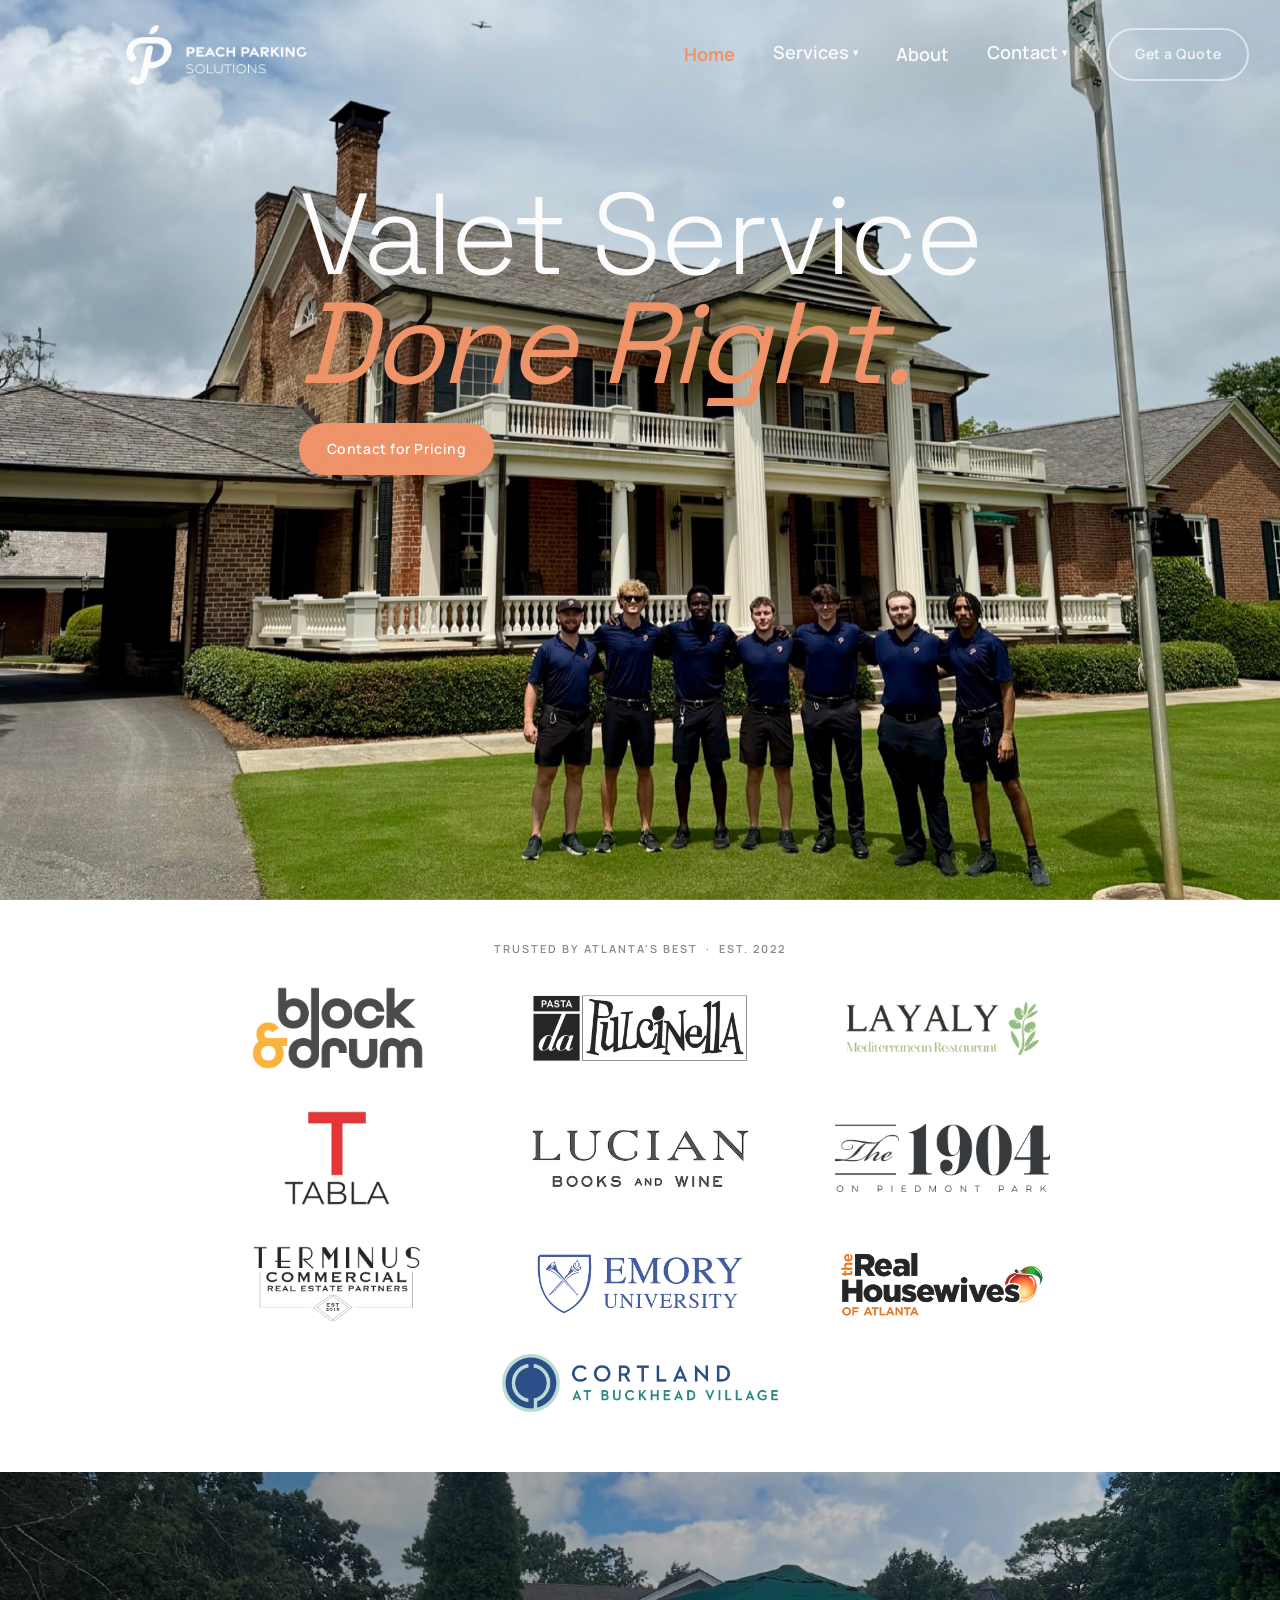
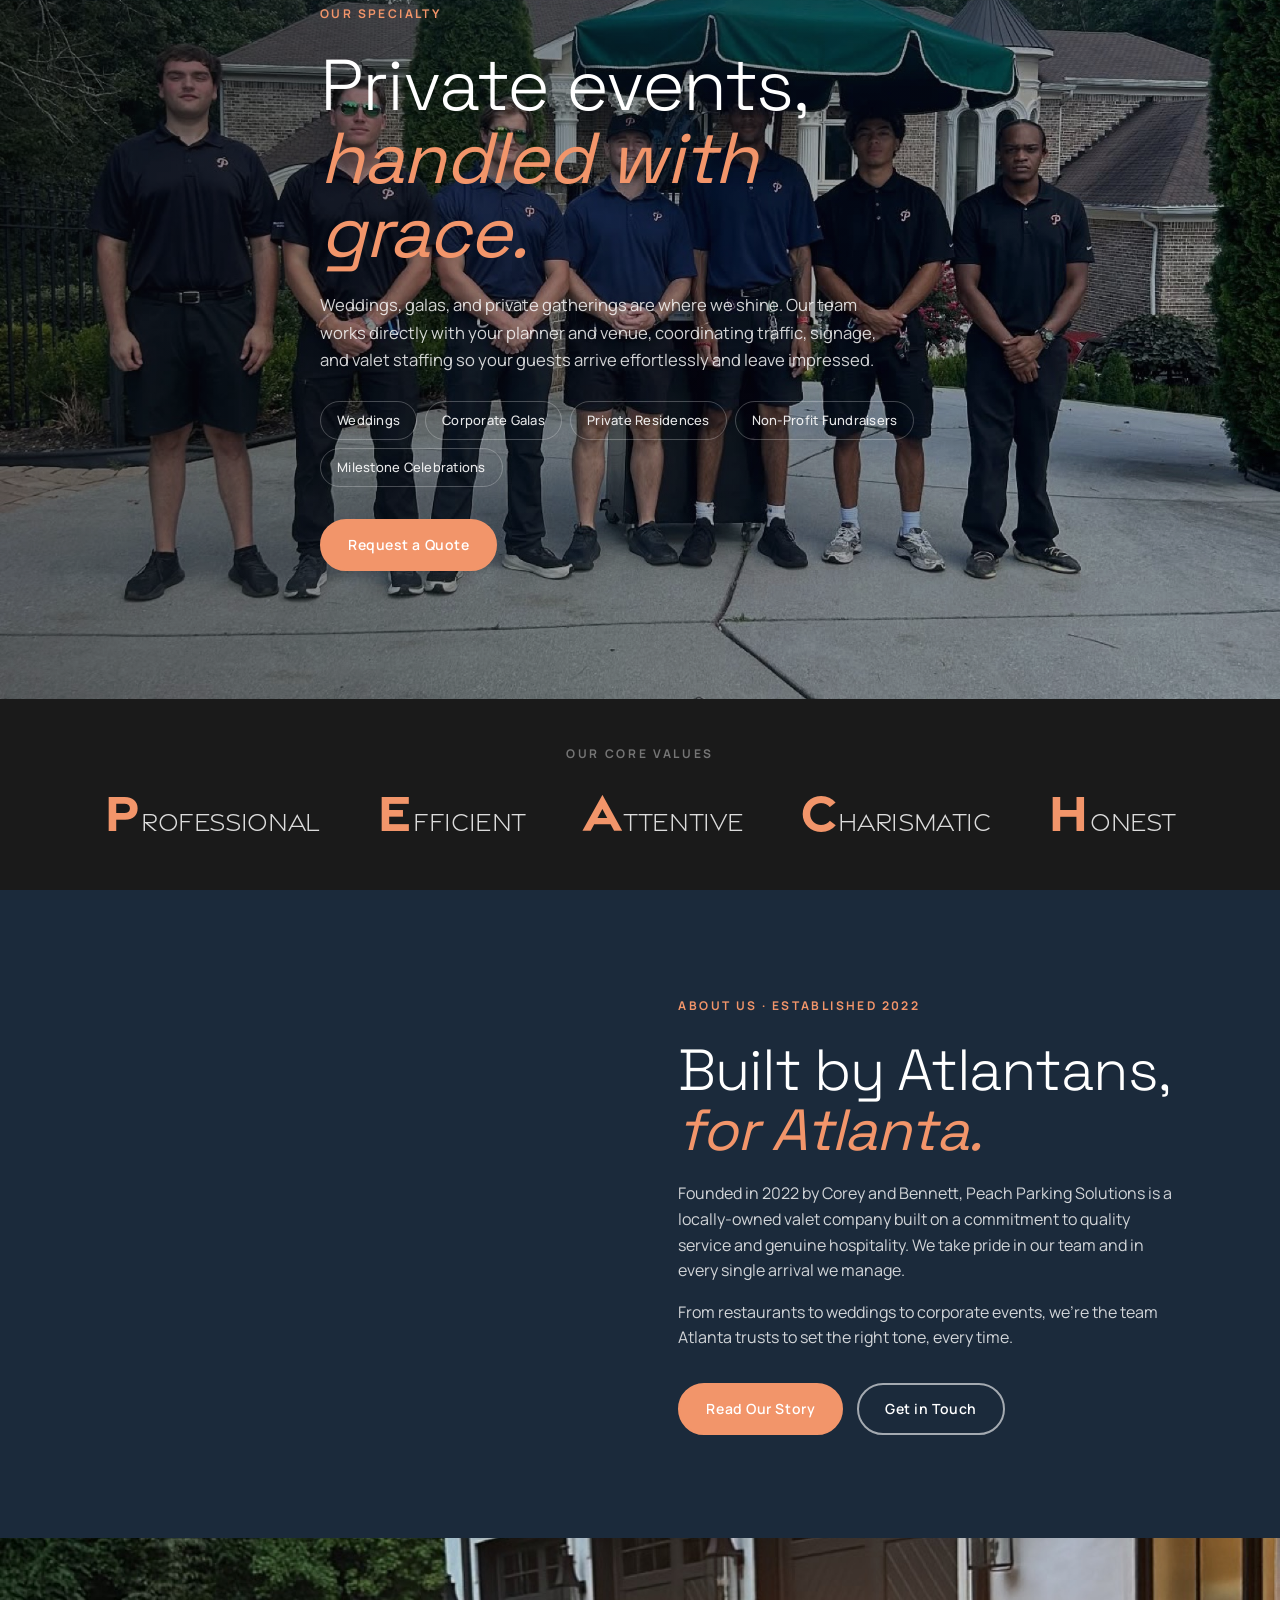
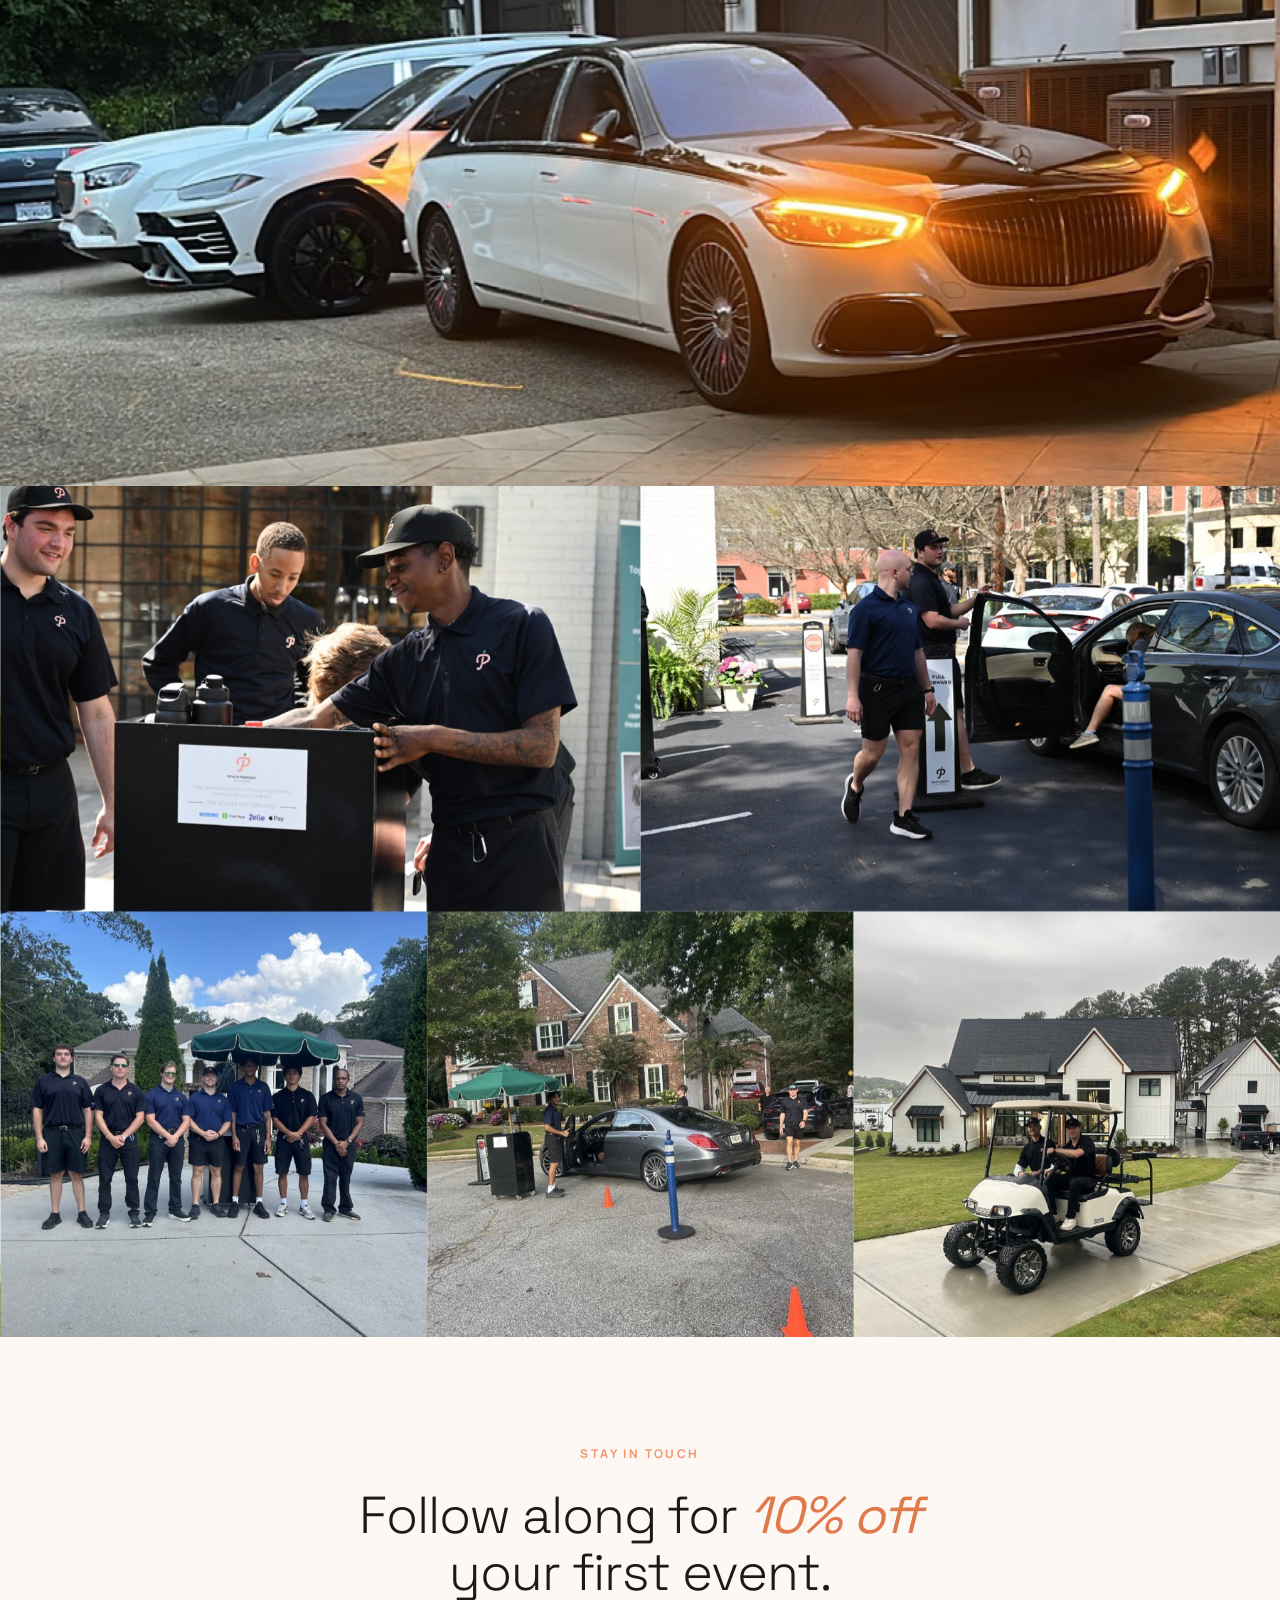
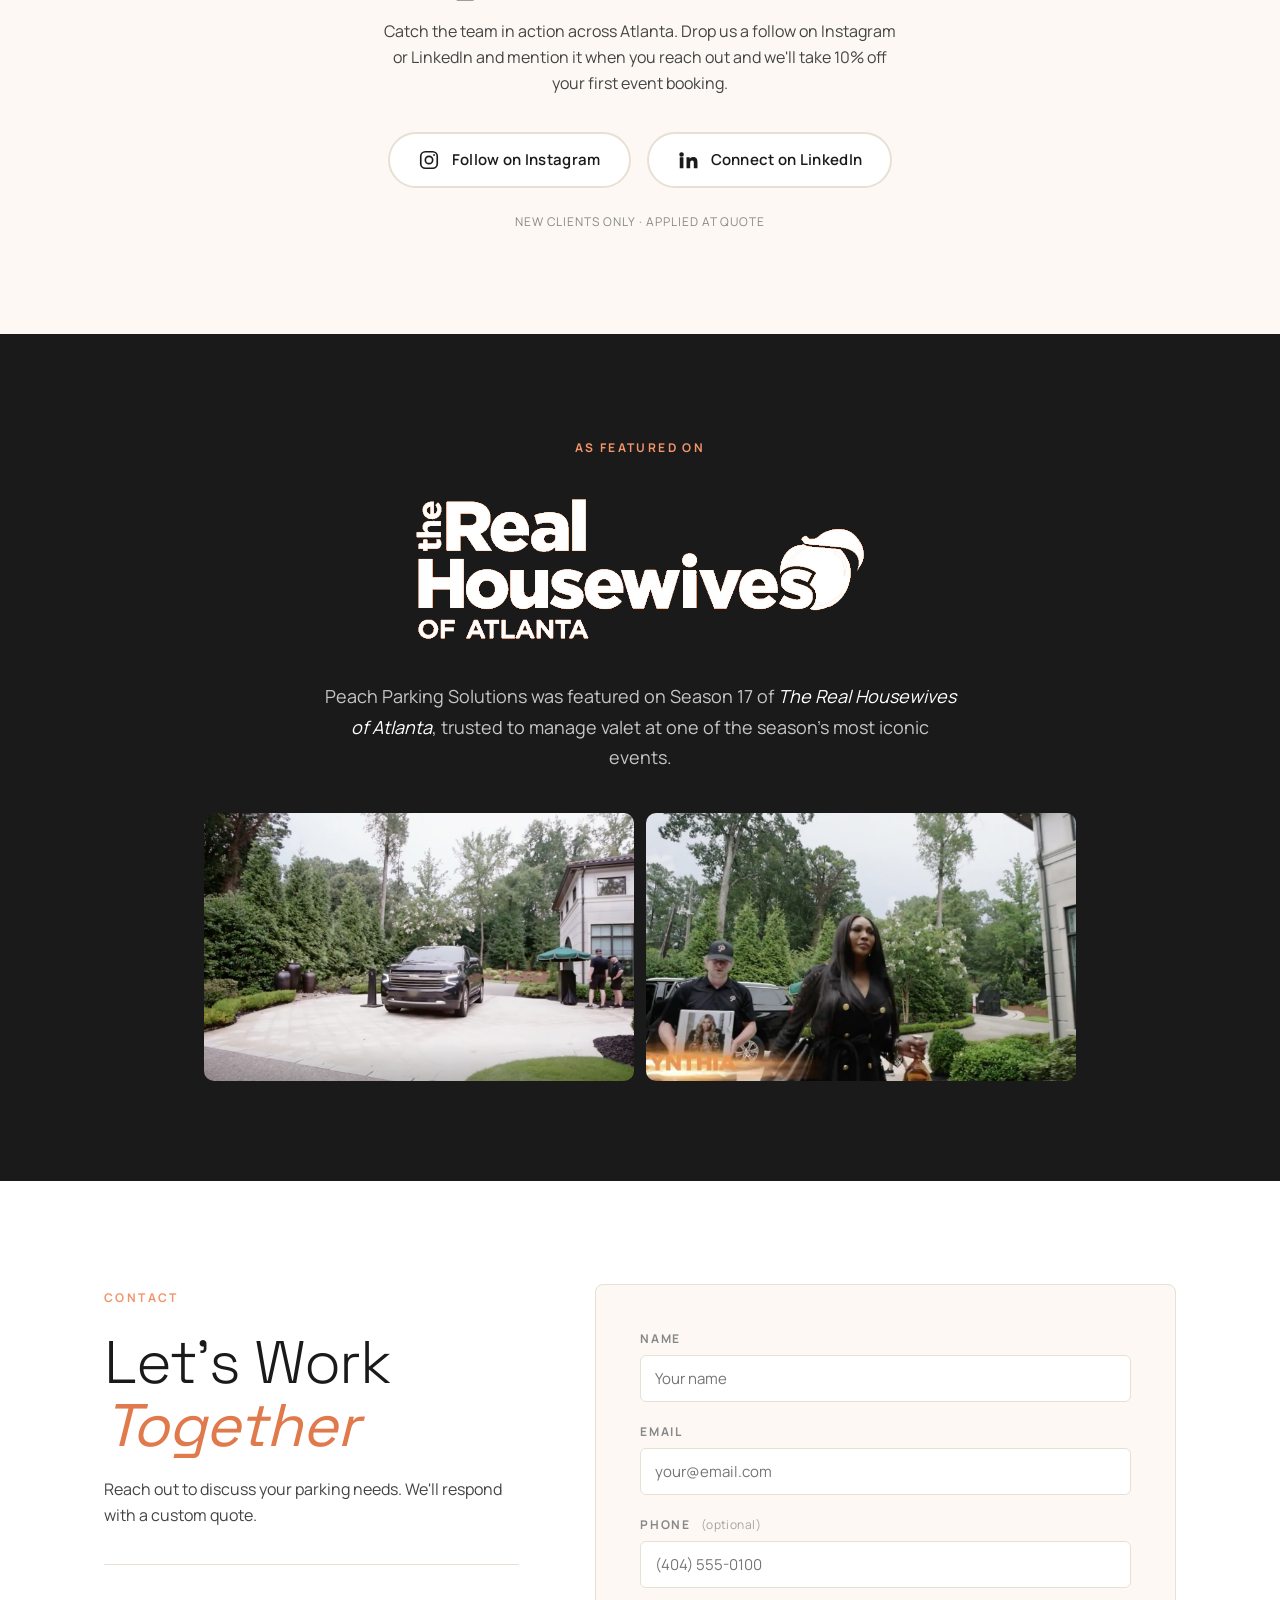
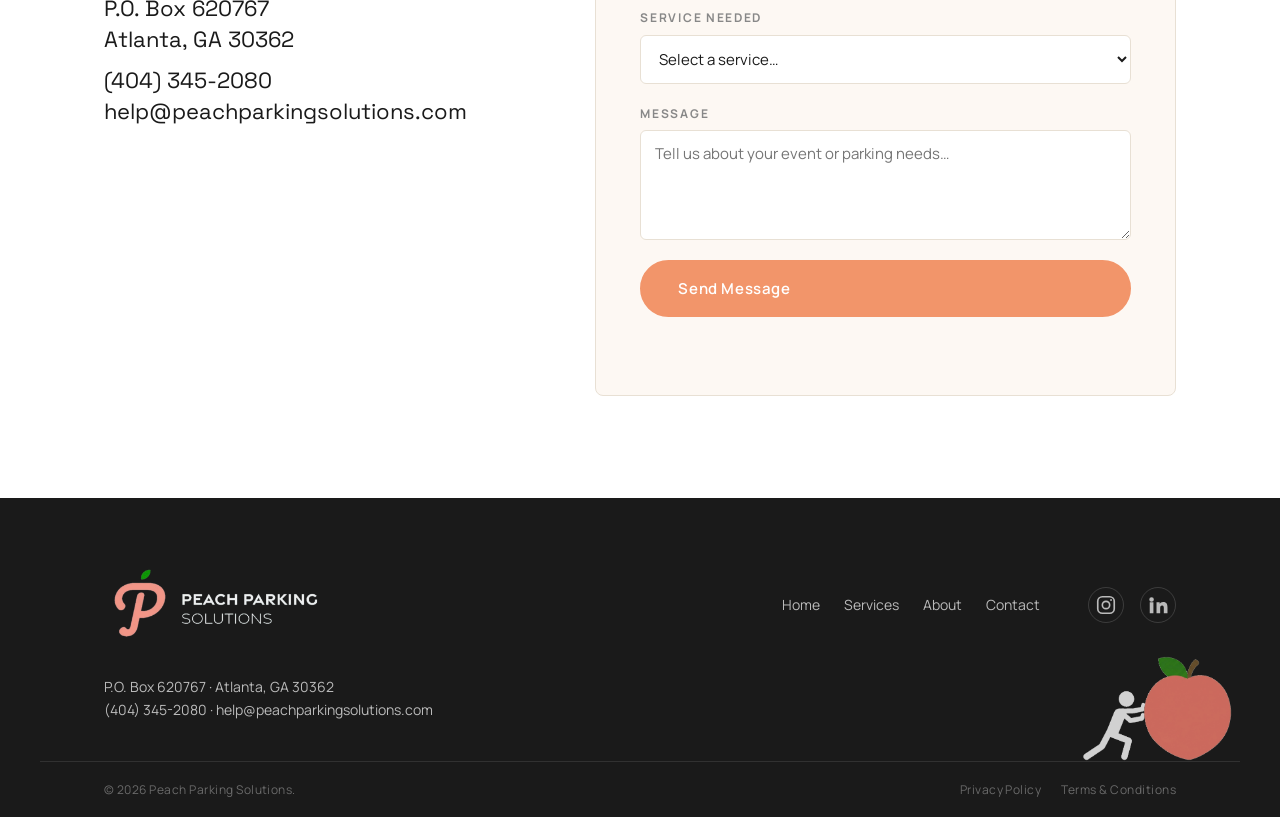
<file: index.html>
<!doctype html>
<html lang="en">
<head>
<meta charset="utf-8" />
<meta name="viewport" content="width=device-width,initial-scale=1" />
<title>Peach Parking Solutions | Valet in Atlanta, GA</title>
<meta name="description" content="Peach Parking Solutions provides efficient valet parking operations, parking management, event parking, and lot maintenance across Atlanta, GA." />

<!-- Open Graph / link preview cover -->
<meta property="og:type" content="website" />
<meta property="og:title" content="Peach Parking Solutions | Valet in Atlanta, GA" />
<meta property="og:description" content="Premium valet and parking management across Atlanta. Professional, reliable, and built on southern hospitality." />
<meta property="og:image" content="images/og/og-cover.jpg" />
<meta property="og:image:width" content="1200" />
<meta property="og:image:height" content="798" />
<meta name="twitter:card" content="summary_large_image" />
<meta name="twitter:title" content="Peach Parking Solutions | Valet in Atlanta, GA" />
<meta name="twitter:description" content="Premium valet and parking management across Atlanta. Professional, reliable, and built on southern hospitality." />
<meta name="twitter:image" content="images/og/og-cover.jpg" />

<link rel="preconnect" href="https://fonts.googleapis.com">
<link rel="preconnect" href="https://fonts.gstatic.com" crossorigin>
<link href="https://fonts.googleapis.com/css2?family=Space+Grotesk:wght@300;400;500;600;700&family=Manrope:wght@300;400;500;600;700&display=swap" rel="stylesheet">
<link rel="stylesheet" href="styles.css?v=51">
  <link rel="icon" type="image/svg+xml" href="favicon.svg" />
  <link rel="icon" type="image/x-icon" href="favicon.ico" />
  <link rel="apple-touch-icon" href="apple-touch-icon.png" />
</head>
<body>
<div id="site-nav"></div>

<!-- ── HERO ── -->
<section id="home" class="hero">
  <div class="hero__bg">
    <img src="images/hero/hero-team-wide.jpg" fetchpriority="high" alt="Peach Parking Solutions valet team outside an Atlanta clubhouse" />
    <div class="hero__overlay"></div>
  </div>
  <div class="hero__content">
    <h1 class="hero__title">Valet Service<br/><em>Done Right.</em></h1>
    <div class="hero__actions">
      <a href="#contact" class="btn btn--peach">Contact for Pricing</a>
    </div>
  </div>
</section>

<!-- ── PARTNER LOGOS ── -->
<section class="partners">
  <div class="container partners__inner">
    <span class="partners__label">Trusted by Atlanta's best &nbsp;·&nbsp; Est. 2022</span>
    <div class="partners__logos">
      <a class="partners__logo-wrap" href="services/valet-service.html" aria-label="Block and Drum — partner">
        <img src="logos/block-drum-trimmed.png" alt="Block &amp; Drum" />
      </a>
      <a class="partners__logo-wrap" href="services/valet-service.html" aria-label="Pasta da Pulcinella — partner">
        <img src="logos/pulcinella-trimmed.png" alt="Pasta da Pulcinella" />
      </a>
      <a class="partners__logo-wrap" href="services/valet-service.html" aria-label="Layaly — partner">
        <img src="logos/layaly-trimmed.png" alt="Layaly Mediterranean Restaurant" />
      </a>
      <a class="partners__logo-wrap" href="services/valet-service.html" aria-label="Tabla — partner">
        <img src="logos/tabla-trimmed.png" alt="Tabla" />
      </a>
      <a class="partners__logo-wrap" href="services/valet-service.html" aria-label="Lucian Books and Wine — partner">
        <img src="logos/lucian-trimmed.png" alt="Lucian Books and Wine" />
      </a>
      <a class="partners__logo-wrap" href="services/valet-service.html" aria-label="The 1904 on Piedmont Park — partner">
        <img src="logos/the1904-trimmed.png" alt="The 1904 on Piedmont Park" />
      </a>
      <a class="partners__logo-wrap" href="services/valet-service.html" aria-label="Terminus Commercial — partner">
        <img src="logos/terminus-trimmed.png" alt="Terminus Commercial Real Estate Partners" />
      </a>
      <a class="partners__logo-wrap" href="services/valet-service.html" aria-label="Emory University — partner">
        <img src="logos/emory-trimmed.png" alt="Emory University" />
      </a>
      <a class="partners__logo-wrap" href="services/valet-service.html" aria-label="Real Housewives of Atlanta — partner">
        <img src="logos/rhoa-trimmed.png" alt="The Real Housewives of Atlanta" />
      </a>
    </div>
    <div class="partners__cortland">
      <a class="partners__logo-wrap" href="services/valet-service.html" aria-label="Cortland at Buckhead Village — partner">
        <img src="logos/cortland-trimmed.png" alt="Cortland at Buckhead Village" />
      </a>
    </div>
  </div>
</section>

<!-- ── PRIVATE EVENTS SPOTLIGHT ── -->
<section id="private-events" class="spotlight">
  <div class="spotlight__media reveal">
    <img src="images/collage/563940508_17984397209901593_5547195220270282053_n.jpg" alt="Peach Parking team at a private residence event" loading="lazy" />
    <div class="spotlight__media-overlay" aria-hidden="true"></div>
  </div>
  <div class="container spotlight__inner">
    <div class="spotlight__copy reveal">
      <span class="section-head__eyebrow">Our Specialty</span>
      <h2 class="spotlight__title">Private events,<br/><em>handled with grace.</em></h2>
      <p class="spotlight__lede">Weddings, galas, and private gatherings are where we shine. Our team works directly with your planner and venue, coordinating traffic, signage, and valet staffing so your guests arrive effortlessly and leave impressed.</p>
      <ul class="spotlight__chips" aria-label="Event types we serve">
        <li>Weddings</li>
        <li>Corporate Galas</li>
        <li>Private Residences</li>
        <li>Non-Profit Fundraisers</li>
        <li>Milestone Celebrations</li>
      </ul>
      <div class="spotlight__actions">
        <a href="#contact" class="btn btn--peach">Request a Quote</a>
      </div>
    </div>
  </div>
</section>

<!-- ── PEACH ACRONYM ── -->
<section class="peach-values">
  <div class="container">
    <p class="peach-values__label reveal">Our Core Values</p>
    <ul class="peach-values__list">
      <li class="peach-values__item reveal" style="--i:0">
        <span class="peach-values__letter">P</span><span class="peach-values__rest">rofessional</span>
      </li>
      <li class="peach-values__item reveal" style="--i:1">
        <span class="peach-values__letter">E</span><span class="peach-values__rest">fficient</span>
      </li>
      <li class="peach-values__item reveal" style="--i:2">
        <span class="peach-values__letter">A</span><span class="peach-values__rest">ttentive</span>
      </li>
      <li class="peach-values__item reveal" style="--i:3">
        <span class="peach-values__letter">C</span><span class="peach-values__rest">harismatic</span>
      </li>
      <li class="peach-values__item reveal" style="--i:4">
        <span class="peach-values__letter">H</span><span class="peach-values__rest">onest</span>
      </li>
    </ul>
  </div>
</section>

<!-- ── ABOUT ── -->
<section id="about" class="about">
  <div class="container">
    <div class="about__grid">
      <div class="about__media about__media--ig reveal">
        <blockquote class="instagram-media" data-instgrm-permalink="https://www.instagram.com/p/DPuRfWAEYaF/?utm_source=ig_embed&amp;utm_campaign=loading" data-instgrm-version="14" style="background:#FFF;border:0;border-radius:3px;box-shadow:0 0 1px 0 rgba(0,0,0,0.5),0 1px 10px 0 rgba(0,0,0,0.15);margin:0;max-width:100%;min-width:326px;padding:0;width:100%;"></blockquote>
        <script async src="//www.instagram.com/embed.js"></script>
      </div>
      <div class="about__copy reveal">
        <span class="section-head__eyebrow">About Us · Established 2022</span>
        <h2>Built by Atlantans,<br/><em>for Atlanta.</em></h2>
        <p>Founded in 2022 by Corey and Bennett, Peach Parking Solutions is a locally-owned valet company built on a commitment to quality service and genuine hospitality. We take pride in our team and in every single arrival we manage.</p>
        <p>From restaurants to weddings to corporate events, we're the team Atlanta trusts to set the right tone, every time.</p>
        <div class="about__actions">
          <a href="about.html" class="btn btn--peach">Read Our Story</a>
          <a href="#contact" class="btn btn--ghost-light">Get in Touch</a>
        </div>
      </div>
    </div>
  </div>
</section>

<div style="line-height:0;">
  <img src="images/collage/maybach.jpg" alt="Luxury Maybach valet-parked at a private estate" style="width:100%; display:block; object-fit:cover; aspect-ratio:21/9; object-position:center 45%;" loading="lazy" />
  <img src="images/collage/front-collage.jpg" alt="Peach Parking team collage" style="width:100%; display:block;" loading="lazy" />
</div>

<!-- ── STAY IN TOUCH ── -->
<section id="stay-in-touch" class="stay">
  <div class="container stay__inner">
    <span class="section-head__eyebrow reveal">Stay in Touch</span>
    <h2 class="stay__title reveal">Follow along for <em>10% off</em><br/>your first event.</h2>
    <p class="stay__sub reveal">Catch the team in action across Atlanta. Drop us a follow on Instagram or LinkedIn and mention it when you reach out and we'll take 10% off your first event booking.</p>
    <div class="stay__cta-row reveal">
      <a class="stay__social-btn" href="https://www.instagram.com/peachparkingsolutions/?hl=en" target="_blank" rel="noopener" aria-label="Follow Peach Parking Solutions on Instagram">
        <svg viewBox="0 0 24 24" width="22" height="22" fill="none" stroke="currentColor" stroke-width="1.8" stroke-linecap="round" stroke-linejoin="round" aria-hidden="true"><rect x="3" y="3" width="18" height="18" rx="5"/><circle cx="12" cy="12" r="4"/><circle cx="17.5" cy="6.5" r="1" fill="currentColor" stroke="none"/></svg>
        <span>Follow on Instagram</span>
      </a>
      <a class="stay__social-btn" href="https://www.linkedin.com/company/peachparkingsolutions/" target="_blank" rel="noopener" aria-label="Follow Peach Parking Solutions on LinkedIn">
        <svg viewBox="0 0 24 24" width="22" height="22" fill="currentColor" aria-hidden="true"><path d="M4.98 3.5a2.5 2.5 0 1 1 0 5 2.5 2.5 0 0 1 0-5zM3 9h4v12H3V9zm7 0h3.8v1.7h.05c.53-1 1.82-2.05 3.75-2.05 4 0 4.74 2.6 4.74 6V21h-4v-5.5c0-1.3-.02-3-1.84-3-1.83 0-2.12 1.43-2.12 2.9V21h-4V9z"/></svg>
        <span>Connect on LinkedIn</span>
      </a>
    </div>
    <p class="stay__fineprint reveal">New clients only · Applied at quote</p>
  </div>
</section>

<!-- ── AS FEATURED ON ── -->
<section class="featured-on" id="film-production">
  <div class="container featured-on__inner">
    <span class="section-head__eyebrow reveal">As Featured On</span>
    <img src="logos/rhoa-transparent.png" alt="The Real Housewives of Atlanta" class="featured-on__show-logo reveal" />
    <p class="featured-on__desc reveal">Peach Parking Solutions was featured on Season 17 of <em>The Real Housewives of Atlanta</em>, trusted to manage valet at one of the season's most iconic events.</p>
    <div class="featured-on__stills reveal">
      <figure class="featured-on__still featured-on__still--wide">
        <img src="images/rhoa/rhoa-still-01.jpg" alt="Peach Parking valet on Real Housewives of Atlanta" loading="lazy" />
      </figure>
      <figure class="featured-on__still">
        <img src="images/rhoa/rhoa-still-03.jpg" alt="Peach Parking valet at RHOA event" loading="lazy" />
      </figure>
    </div>
  </div>
</section>

<!-- ── CONTACT ── -->
<section id="contact" class="contact">
  <div class="container">
    <div class="contact__grid">

      <div class="contact__info reveal">
        <span class="section-head__eyebrow">Contact</span>
        <h2>Let's Work<br/><em>Together</em></h2>
        <p>Reach out to discuss your parking needs. We'll respond with a custom quote.</p>
        <address class="contact__address">
          <p>P.O. Box 620767<br/>Atlanta, GA 30362</p>
          <p><a href="tel:+14043452080">(404) 345-2080</a><br/><a href="mailto:help@peachparkingsolutions.com">help@peachparkingsolutions.com</a></p>
        </address>
      </div>

      <form class="contact__form reveal" onsubmit="handleSubmit(event)">
        <input type="hidden" name="subject" value="New Contact Inquiry — Peach Parking" />
        <input type="hidden" name="from_name" value="Peach Parking Website" />
        <input type="checkbox" name="botcheck" style="display:none" tabindex="-1" autocomplete="off" />
        <div class="field">
          <label for="cf-name">Name</label>
          <input id="cf-name" name="name" type="text" required placeholder="Your name" />
        </div>
        <div class="field">
          <label for="cf-email">Email</label>
          <input id="cf-email" name="email" type="email" required placeholder="your@email.com" />
        </div>
        <div class="field">
          <label for="cf-phone">Phone <span class="field__optional">(optional)</span></label>
          <input id="cf-phone" name="phone" type="tel" placeholder="(404) 555-0100" />
        </div>
        <div class="field">
          <label for="cf-service">Service Needed</label>
          <select id="cf-service" name="service">
            <option value="">Select a service…</option>
            <option>Valet Service</option>
            <option>Parking Management</option>
            <option>Event Parking</option>
            <option>Parking Lot Maintenance</option>
            <option>Paid Parking</option>
          </select>
        </div>
        <div class="field">
          <label for="cf-message">Message</label>
          <textarea id="cf-message" name="message" rows="4" placeholder="Tell us about your event or parking needs…"></textarea>
        </div>
        <button class="btn btn--peach btn--lg" type="submit">Send Message</button>
        <p class="form__status" role="status" aria-live="polite"></p>
      </form>

    </div>
  </div>
</section>

<div id="site-footer"></div>

<script src="partials.js?v=11" defer></script>
</body>
</html>
</file>
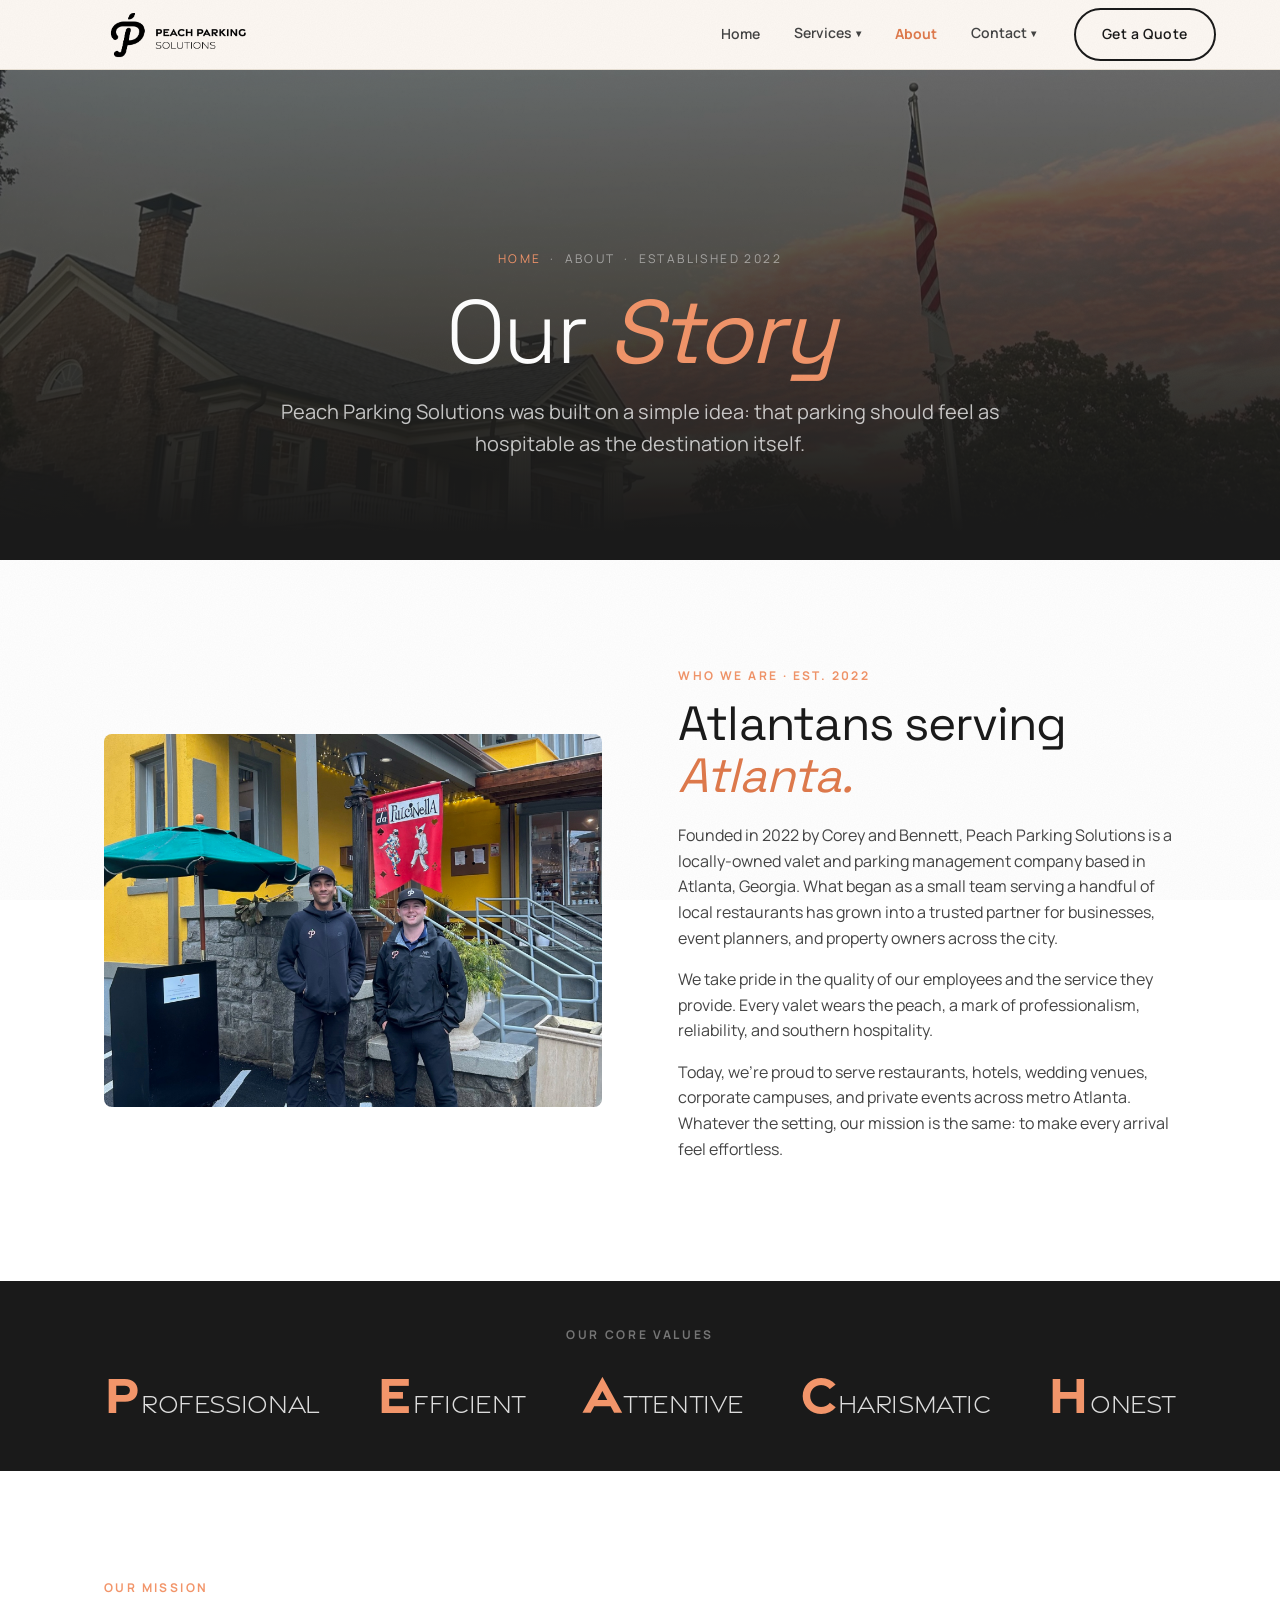
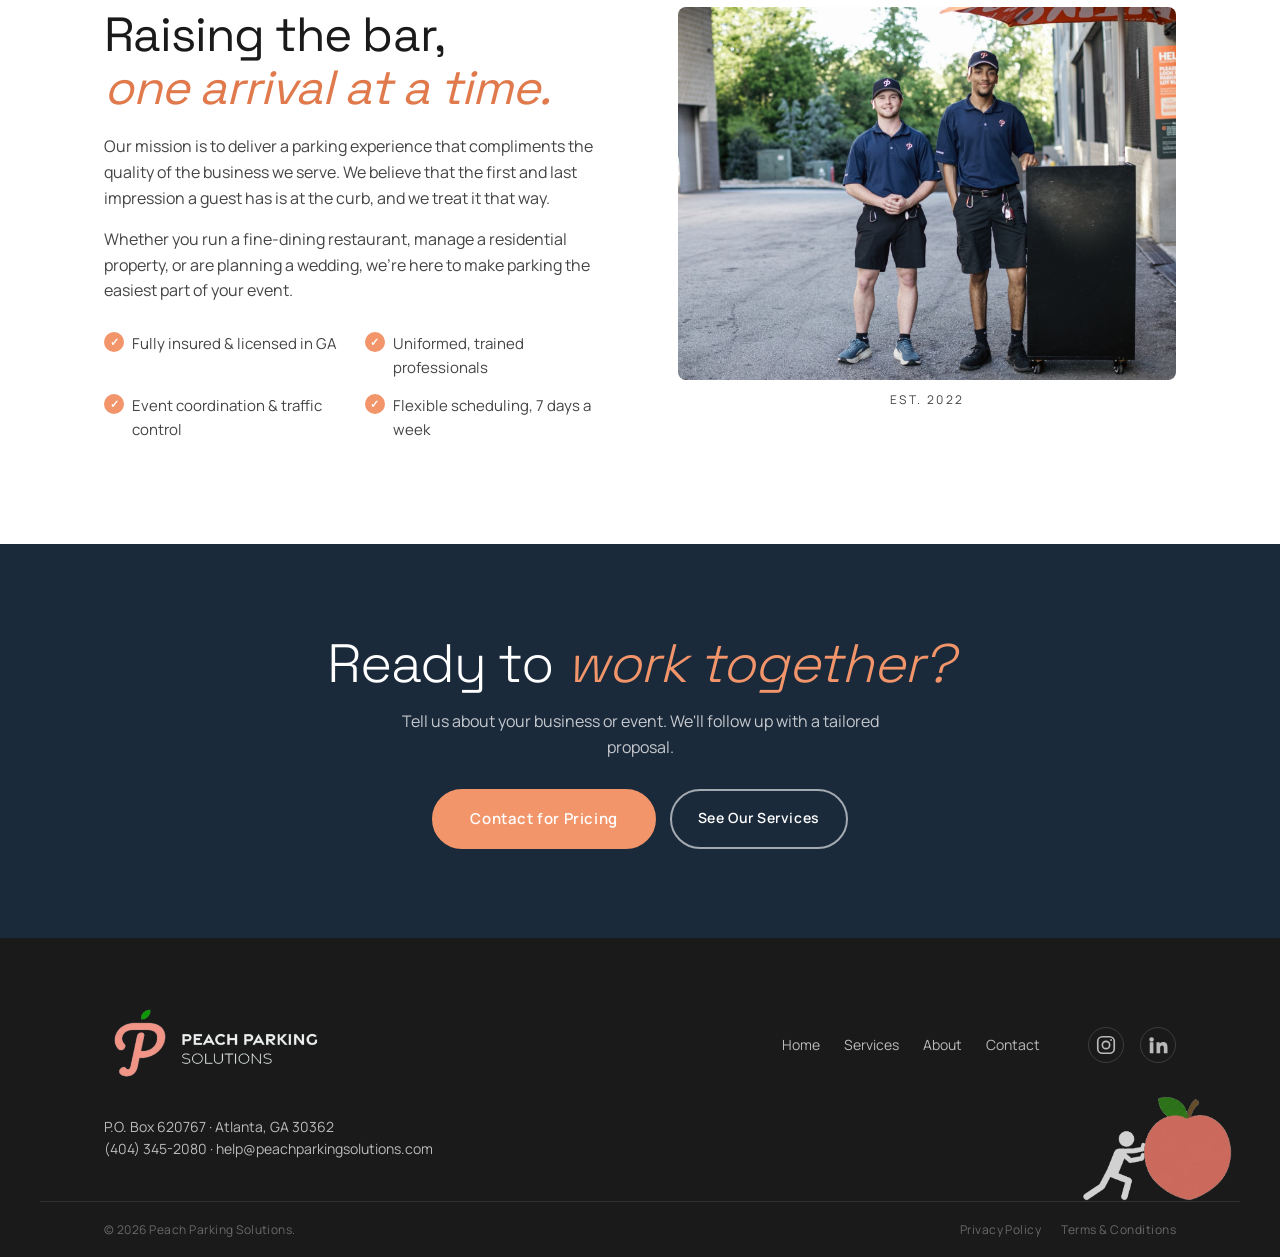
<file: about.html>
<!doctype html>
<html lang="en">
<head>
<meta charset="utf-8" />
<meta name="viewport" content="width=device-width,initial-scale=1" />
<title>About | Peach Parking Solutions</title>
<meta name="description" content="The story of Peach Parking Solutions, founded by Corey and Bennett, Atlanta's trusted valet and parking team." />
<link rel="preconnect" href="https://fonts.googleapis.com">
<link rel="preconnect" href="https://fonts.gstatic.com" crossorigin>
<link href="https://fonts.googleapis.com/css2?family=Space+Grotesk:wght@300;400;500;600;700&family=Manrope:wght@300;400;500;600;700&display=swap" rel="stylesheet">
<link rel="stylesheet" href="styles.css?v=51">
  <link rel="icon" type="image/svg+xml" href="favicon.svg" />
  <link rel="icon" type="image/x-icon" href="favicon.ico" />
  <link rel="apple-touch-icon" href="apple-touch-icon.png" />
</head>
<body>
<div id="site-nav"></div>

<!-- ── PAGE HERO ── -->
<section class="page-hero">
  <div class="page-hero__bg">
    <img src="images/hero/event-photo-9544.jpg" alt="" style="object-position: center 60%;" />
  </div>
  <div class="container page-hero__inner">
    <p class="page-hero__crumb"><a href="index.html">Home</a> &nbsp;·&nbsp; About &nbsp;·&nbsp; Established 2022</p>
    <h1 class="page-hero__title">Our <em>Story</em></h1>
    <p class="page-hero__sub">Peach Parking Solutions was built on a simple idea: that parking should feel as hospitable as the destination itself.</p>
  </div>
</section>

<!-- ── STORY ── -->
<section class="page-section">
  <div class="container">
    <div class="two-col">
      <div class="two-col__media reveal">
        <img src="images/founders/founders-at-pulcinella.jpg" alt="Corey and Bennett, founders of Peach Parking Solutions" loading="lazy" />
      </div>
      <div class="two-col__copy reveal">
        <span class="section-head__eyebrow">Who We Are · Est. 2022</span>
        <h2>Atlantans serving<br/><em>Atlanta.</em></h2>
        <p>Founded in 2022 by Corey and Bennett, Peach Parking Solutions is a locally-owned valet and parking management company based in Atlanta, Georgia. What began as a small team serving a handful of local restaurants has grown into a trusted partner for businesses, event planners, and property owners across the city.</p>
        <p>We take pride in the quality of our employees and the service they provide. Every valet wears the peach, a mark of professionalism, reliability, and southern hospitality.</p>
        <p>Today, we're proud to serve restaurants, hotels, wedding venues, corporate campuses, and private events across metro Atlanta. Whatever the setting, our mission is the same: to make every arrival feel effortless.</p>
      </div>
    </div>
  </div>
</section>

<!-- ── PEACH VALUES ── -->
<section class="peach-values">
  <div class="container">
    <p class="peach-values__label reveal">Our Core Values</p>
    <ul class="peach-values__list">
      <li class="peach-values__item reveal" style="--i:0"><span class="peach-values__letter">P</span><span class="peach-values__rest">rofessional</span></li>
      <li class="peach-values__item reveal" style="--i:1"><span class="peach-values__letter">E</span><span class="peach-values__rest">fficient</span></li>
      <li class="peach-values__item reveal" style="--i:2"><span class="peach-values__letter">A</span><span class="peach-values__rest">ttentive</span></li>
      <li class="peach-values__item reveal" style="--i:3"><span class="peach-values__letter">C</span><span class="peach-values__rest">harismatic</span></li>
      <li class="peach-values__item reveal" style="--i:4"><span class="peach-values__letter">H</span><span class="peach-values__rest">onest</span></li>
    </ul>
  </div>
</section>

<!-- ── MISSION ── -->
<section class="page-section">
  <div class="container">
    <div class="two-col two-col--flip">
      <div class="two-col__media reveal">
        <img src="images/about/img8.jpg" alt="Corey and Bennett, founders of Peach Parking Solutions" loading="lazy" />
        <p style="text-align:center; font-size:12px; letter-spacing:.2em; text-transform:uppercase; color:var(--ink-2); margin-top:10px;">Est. 2022</p>
      </div>
      <div class="two-col__copy reveal">
        <span class="section-head__eyebrow">Our Mission</span>
        <h2>Raising the bar,<br/><em>one arrival at a time.</em></h2>
        <p>Our mission is to deliver a parking experience that compliments the quality of the business we serve. We believe that the first and last impression a guest has is at the curb, and we treat it that way.</p>
        <p>Whether you run a fine-dining restaurant, manage a residential property, or are planning a wedding, we're here to make parking the easiest part of your event.</p>
        <ul class="feature-list">
          <li>Fully insured &amp; licensed in GA</li>
          <li>Uniformed, trained professionals</li>
          <li>Event coordination &amp; traffic control</li>
          <li>Flexible scheduling, 7 days a week</li>
        </ul>
      </div>
    </div>
  </div>
</section>

<!-- ── CTA STRIP ── -->
<section class="cta-strip">
  <div class="container">
    <h2>Ready to <em>work together?</em></h2>
    <p>Tell us about your business or event. We'll follow up with a tailored proposal.</p>
    <div class="cta-strip__actions">
      <a href="index.html#contact" class="btn btn--peach btn--lg">Contact for Pricing</a>
      <a href="services/valet-service.html" class="btn btn--ghost-light">See Our Services</a>
    </div>
  </div>
</section>

<div id="site-footer"></div>
<script src="partials.js?v=11" defer></script>
</body>
</html>
</file>
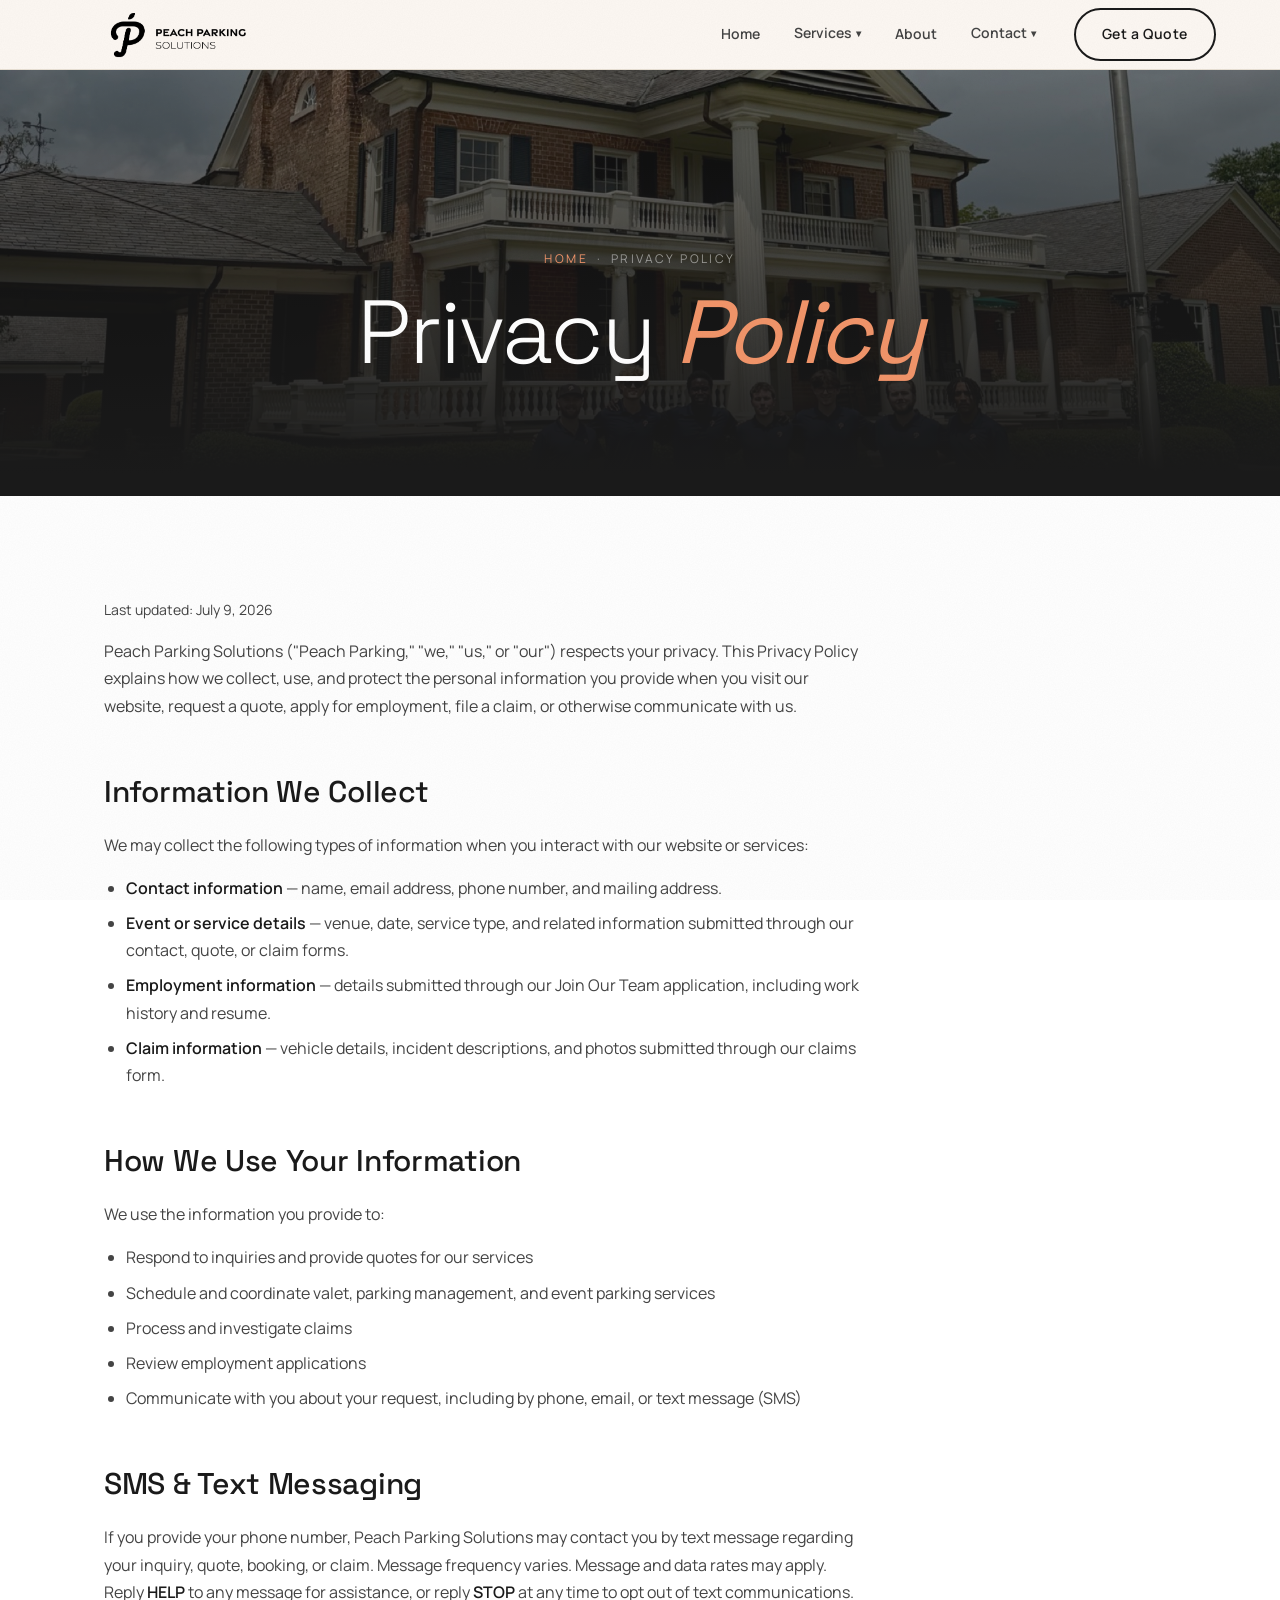
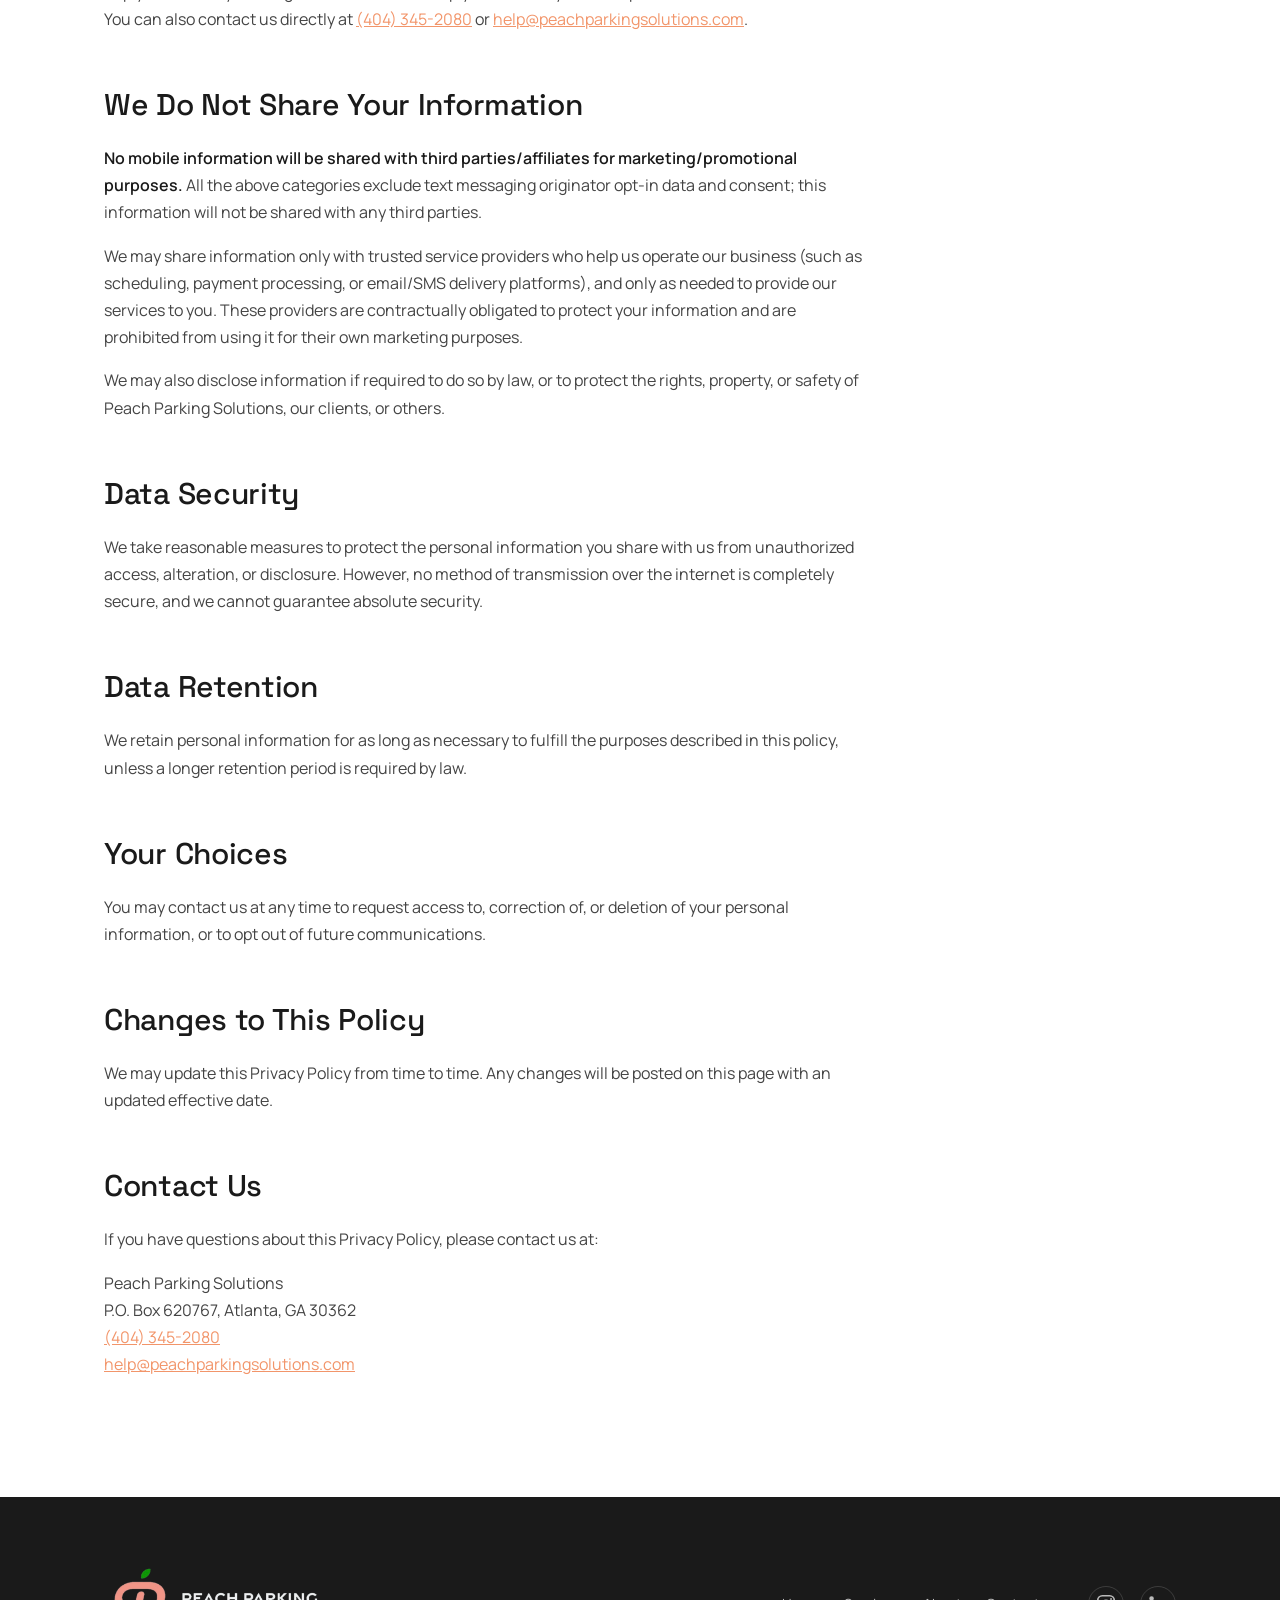
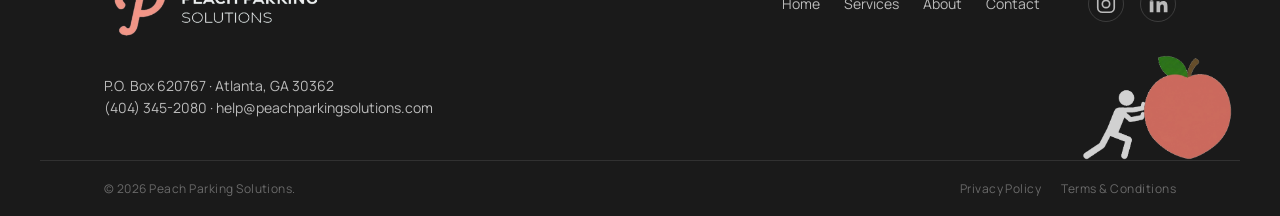
<file: privacy-policy.html>
<!doctype html>
<html lang="en">
<head>
<meta charset="utf-8" />
<meta name="viewport" content="width=device-width,initial-scale=1" />
<title>Privacy Policy | Peach Parking Solutions</title>
<meta name="description" content="Privacy Policy for Peach Parking Solutions. Learn how we collect, use, and protect your personal information." />
<link rel="preconnect" href="https://fonts.googleapis.com">
<link rel="preconnect" href="https://fonts.gstatic.com" crossorigin>
<link href="https://fonts.googleapis.com/css2?family=Space+Grotesk:wght@300;400;500;600;700&family=Manrope:wght@300;400;500;600;700&display=swap" rel="stylesheet">
<link rel="stylesheet" href="styles.css?v=51">
<link rel="icon" type="image/svg+xml" href="favicon.svg" />
<link rel="icon" type="image/x-icon" href="favicon.ico" />
<link rel="apple-touch-icon" href="apple-touch-icon.png" />
</head>
<body>
<div id="site-nav"></div>

<section class="page-hero" style="min-height:40vh;">
  <div class="page-hero__bg"><img src="images/hero/hero-team-wide.jpg" alt="" style="object-position: center 60%;" /></div>
  <div class="container page-hero__inner">
    <p class="page-hero__crumb"><a href="index.html">Home</a> &nbsp;·&nbsp; Privacy Policy</p>
    <h1 class="page-hero__title">Privacy <em>Policy</em></h1>
  </div>
</section>

<section class="page-section">
  <div class="container">
    <div class="legal">
      <p class="legal__updated">Last updated: July 9, 2026</p>

      <p>Peach Parking Solutions ("Peach Parking," "we," "us," or "our") respects your privacy. This Privacy Policy explains how we collect, use, and protect the personal information you provide when you visit our website, request a quote, apply for employment, file a claim, or otherwise communicate with us.</p>

      <h2>Information We Collect</h2>
      <p>We may collect the following types of information when you interact with our website or services:</p>
      <ul>
        <li><strong>Contact information</strong> — name, email address, phone number, and mailing address.</li>
        <li><strong>Event or service details</strong> — venue, date, service type, and related information submitted through our contact, quote, or claim forms.</li>
        <li><strong>Employment information</strong> — details submitted through our Join Our Team application, including work history and resume.</li>
        <li><strong>Claim information</strong> — vehicle details, incident descriptions, and photos submitted through our claims form.</li>
      </ul>

      <h2>How We Use Your Information</h2>
      <p>We use the information you provide to:</p>
      <ul>
        <li>Respond to inquiries and provide quotes for our services</li>
        <li>Schedule and coordinate valet, parking management, and event parking services</li>
        <li>Process and investigate claims</li>
        <li>Review employment applications</li>
        <li>Communicate with you about your request, including by phone, email, or text message (SMS)</li>
      </ul>

      <h2>SMS &amp; Text Messaging</h2>
      <p>If you provide your phone number, Peach Parking Solutions may contact you by text message regarding your inquiry, quote, booking, or claim. Message frequency varies. Message and data rates may apply. Reply <strong>HELP</strong> to any message for assistance, or reply <strong>STOP</strong> at any time to opt out of text communications. You can also contact us directly at <a href="tel:+14043452080">(404) 345-2080</a> or <a href="mailto:help@peachparkingsolutions.com">help@peachparkingsolutions.com</a>.</p>

      <h2>We Do Not Share Your Information</h2>
      <p><strong>No mobile information will be shared with third parties/affiliates for marketing/promotional purposes.</strong> All the above categories exclude text messaging originator opt-in data and consent; this information will not be shared with any third parties.</p>
      <p>We may share information only with trusted service providers who help us operate our business (such as scheduling, payment processing, or email/SMS delivery platforms), and only as needed to provide our services to you. These providers are contractually obligated to protect your information and are prohibited from using it for their own marketing purposes.</p>
      <p>We may also disclose information if required to do so by law, or to protect the rights, property, or safety of Peach Parking Solutions, our clients, or others.</p>

      <h2>Data Security</h2>
      <p>We take reasonable measures to protect the personal information you share with us from unauthorized access, alteration, or disclosure. However, no method of transmission over the internet is completely secure, and we cannot guarantee absolute security.</p>

      <h2>Data Retention</h2>
      <p>We retain personal information for as long as necessary to fulfill the purposes described in this policy, unless a longer retention period is required by law.</p>

      <h2>Your Choices</h2>
      <p>You may contact us at any time to request access to, correction of, or deletion of your personal information, or to opt out of future communications.</p>

      <h2>Changes to This Policy</h2>
      <p>We may update this Privacy Policy from time to time. Any changes will be posted on this page with an updated effective date.</p>

      <h2>Contact Us</h2>
      <p>If you have questions about this Privacy Policy, please contact us at:</p>
      <p>
        Peach Parking Solutions<br/>
        P.O. Box 620767, Atlanta, GA 30362<br/>
        <a href="tel:+14043452080">(404) 345-2080</a><br/>
        <a href="mailto:help@peachparkingsolutions.com">help@peachparkingsolutions.com</a>
      </p>
    </div>
  </div>
</section>

<div id="site-footer"></div>
<script src="partials.js?v=11" defer></script>
</body>
</html>
</file>
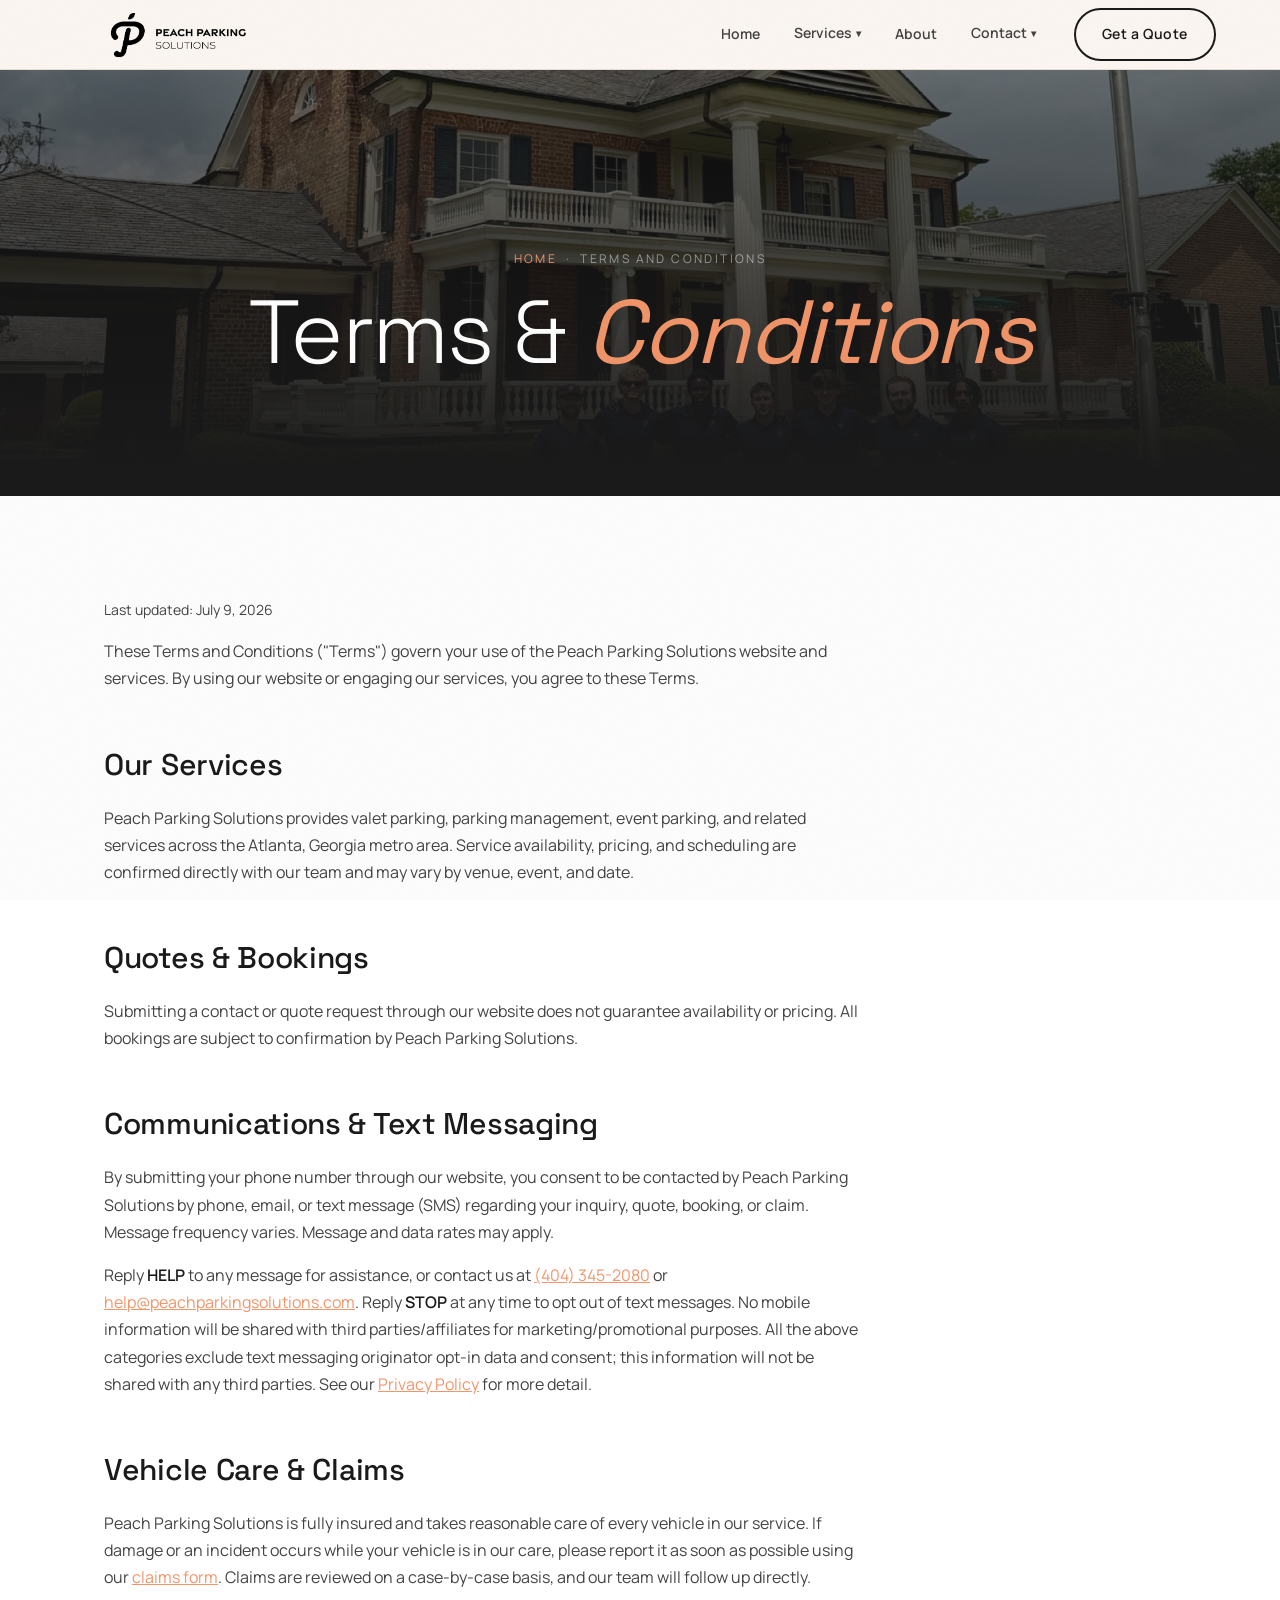
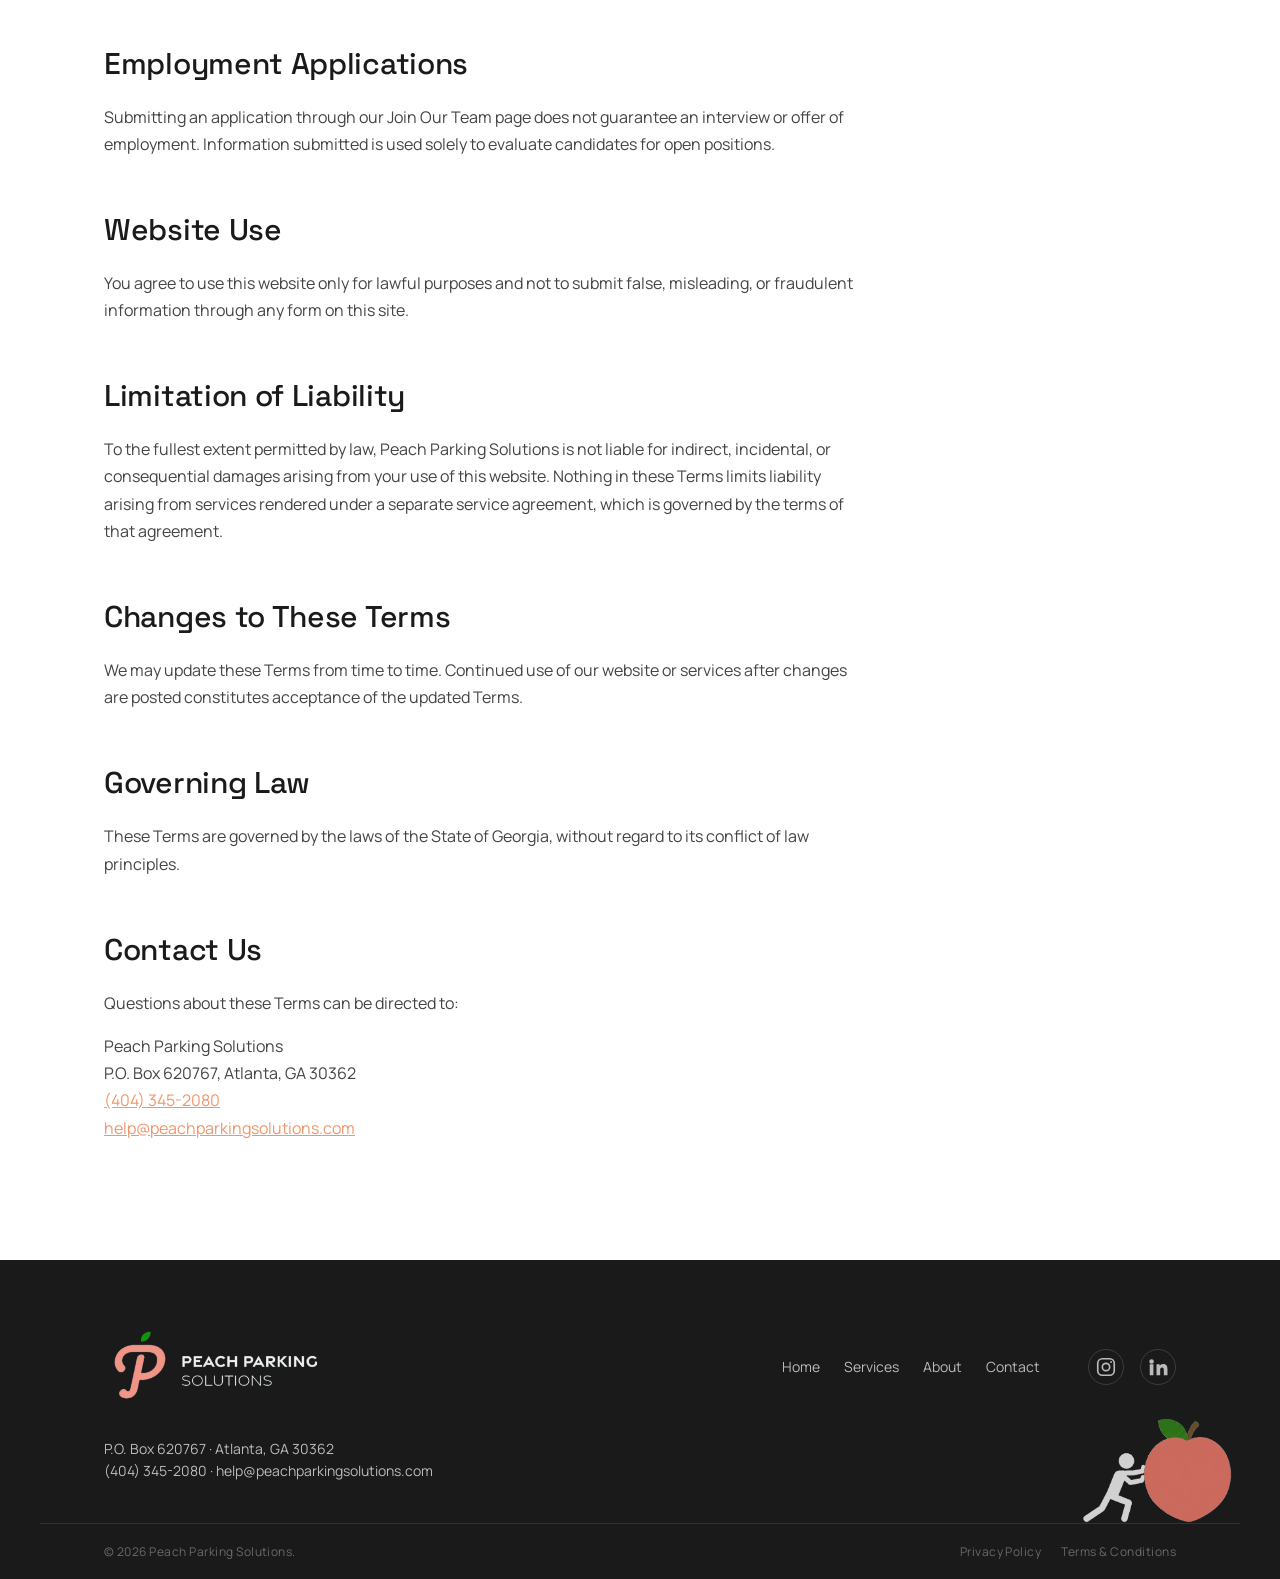
<file: terms-and-conditions.html>
<!doctype html>
<html lang="en">
<head>
<meta charset="utf-8" />
<meta name="viewport" content="width=device-width,initial-scale=1" />
<title>Terms and Conditions | Peach Parking Solutions</title>
<meta name="description" content="Terms and Conditions for Peach Parking Solutions valet, parking management, and event parking services." />
<link rel="preconnect" href="https://fonts.googleapis.com">
<link rel="preconnect" href="https://fonts.gstatic.com" crossorigin>
<link href="https://fonts.googleapis.com/css2?family=Space+Grotesk:wght@300;400;500;600;700&family=Manrope:wght@300;400;500;600;700&display=swap" rel="stylesheet">
<link rel="stylesheet" href="styles.css?v=51">
<link rel="icon" type="image/svg+xml" href="favicon.svg" />
<link rel="icon" type="image/x-icon" href="favicon.ico" />
<link rel="apple-touch-icon" href="apple-touch-icon.png" />
</head>
<body>
<div id="site-nav"></div>

<section class="page-hero" style="min-height:40vh;">
  <div class="page-hero__bg"><img src="images/hero/hero-team-wide.jpg" alt="" style="object-position: center 60%;" /></div>
  <div class="container page-hero__inner">
    <p class="page-hero__crumb"><a href="index.html">Home</a> &nbsp;·&nbsp; Terms and Conditions</p>
    <h1 class="page-hero__title">Terms &amp; <em>Conditions</em></h1>
  </div>
</section>

<section class="page-section">
  <div class="container">
    <div class="legal">
      <p class="legal__updated">Last updated: July 9, 2026</p>

      <p>These Terms and Conditions ("Terms") govern your use of the Peach Parking Solutions website and services. By using our website or engaging our services, you agree to these Terms.</p>

      <h2>Our Services</h2>
      <p>Peach Parking Solutions provides valet parking, parking management, event parking, and related services across the Atlanta, Georgia metro area. Service availability, pricing, and scheduling are confirmed directly with our team and may vary by venue, event, and date.</p>

      <h2>Quotes &amp; Bookings</h2>
      <p>Submitting a contact or quote request through our website does not guarantee availability or pricing. All bookings are subject to confirmation by Peach Parking Solutions.</p>

      <h2>Communications &amp; Text Messaging</h2>
      <p>By submitting your phone number through our website, you consent to be contacted by Peach Parking Solutions by phone, email, or text message (SMS) regarding your inquiry, quote, booking, or claim. Message frequency varies. Message and data rates may apply.</p>
      <p>Reply <strong>HELP</strong> to any message for assistance, or contact us at <a href="tel:+14043452080">(404) 345-2080</a> or <a href="mailto:help@peachparkingsolutions.com">help@peachparkingsolutions.com</a>. Reply <strong>STOP</strong> at any time to opt out of text messages. No mobile information will be shared with third parties/affiliates for marketing/promotional purposes. All the above categories exclude text messaging originator opt-in data and consent; this information will not be shared with any third parties. See our <a href="privacy-policy.html">Privacy Policy</a> for more detail.</p>

      <h2>Vehicle Care &amp; Claims</h2>
      <p>Peach Parking Solutions is fully insured and takes reasonable care of every vehicle in our service. If damage or an incident occurs while your vehicle is in our care, please report it as soon as possible using our <a href="services/file-a-claim.html">claims form</a>. Claims are reviewed on a case-by-case basis, and our team will follow up directly.</p>

      <h2>Employment Applications</h2>
      <p>Submitting an application through our Join Our Team page does not guarantee an interview or offer of employment. Information submitted is used solely to evaluate candidates for open positions.</p>

      <h2>Website Use</h2>
      <p>You agree to use this website only for lawful purposes and not to submit false, misleading, or fraudulent information through any form on this site.</p>

      <h2>Limitation of Liability</h2>
      <p>To the fullest extent permitted by law, Peach Parking Solutions is not liable for indirect, incidental, or consequential damages arising from your use of this website. Nothing in these Terms limits liability arising from services rendered under a separate service agreement, which is governed by the terms of that agreement.</p>

      <h2>Changes to These Terms</h2>
      <p>We may update these Terms from time to time. Continued use of our website or services after changes are posted constitutes acceptance of the updated Terms.</p>

      <h2>Governing Law</h2>
      <p>These Terms are governed by the laws of the State of Georgia, without regard to its conflict of law principles.</p>

      <h2>Contact Us</h2>
      <p>Questions about these Terms can be directed to:</p>
      <p>
        Peach Parking Solutions<br/>
        P.O. Box 620767, Atlanta, GA 30362<br/>
        <a href="tel:+14043452080">(404) 345-2080</a><br/>
        <a href="mailto:help@peachparkingsolutions.com">help@peachparkingsolutions.com</a>
      </p>
    </div>
  </div>
</section>

<div id="site-footer"></div>
<script src="partials.js?v=11" defer></script>
</body>
</html>
</file>
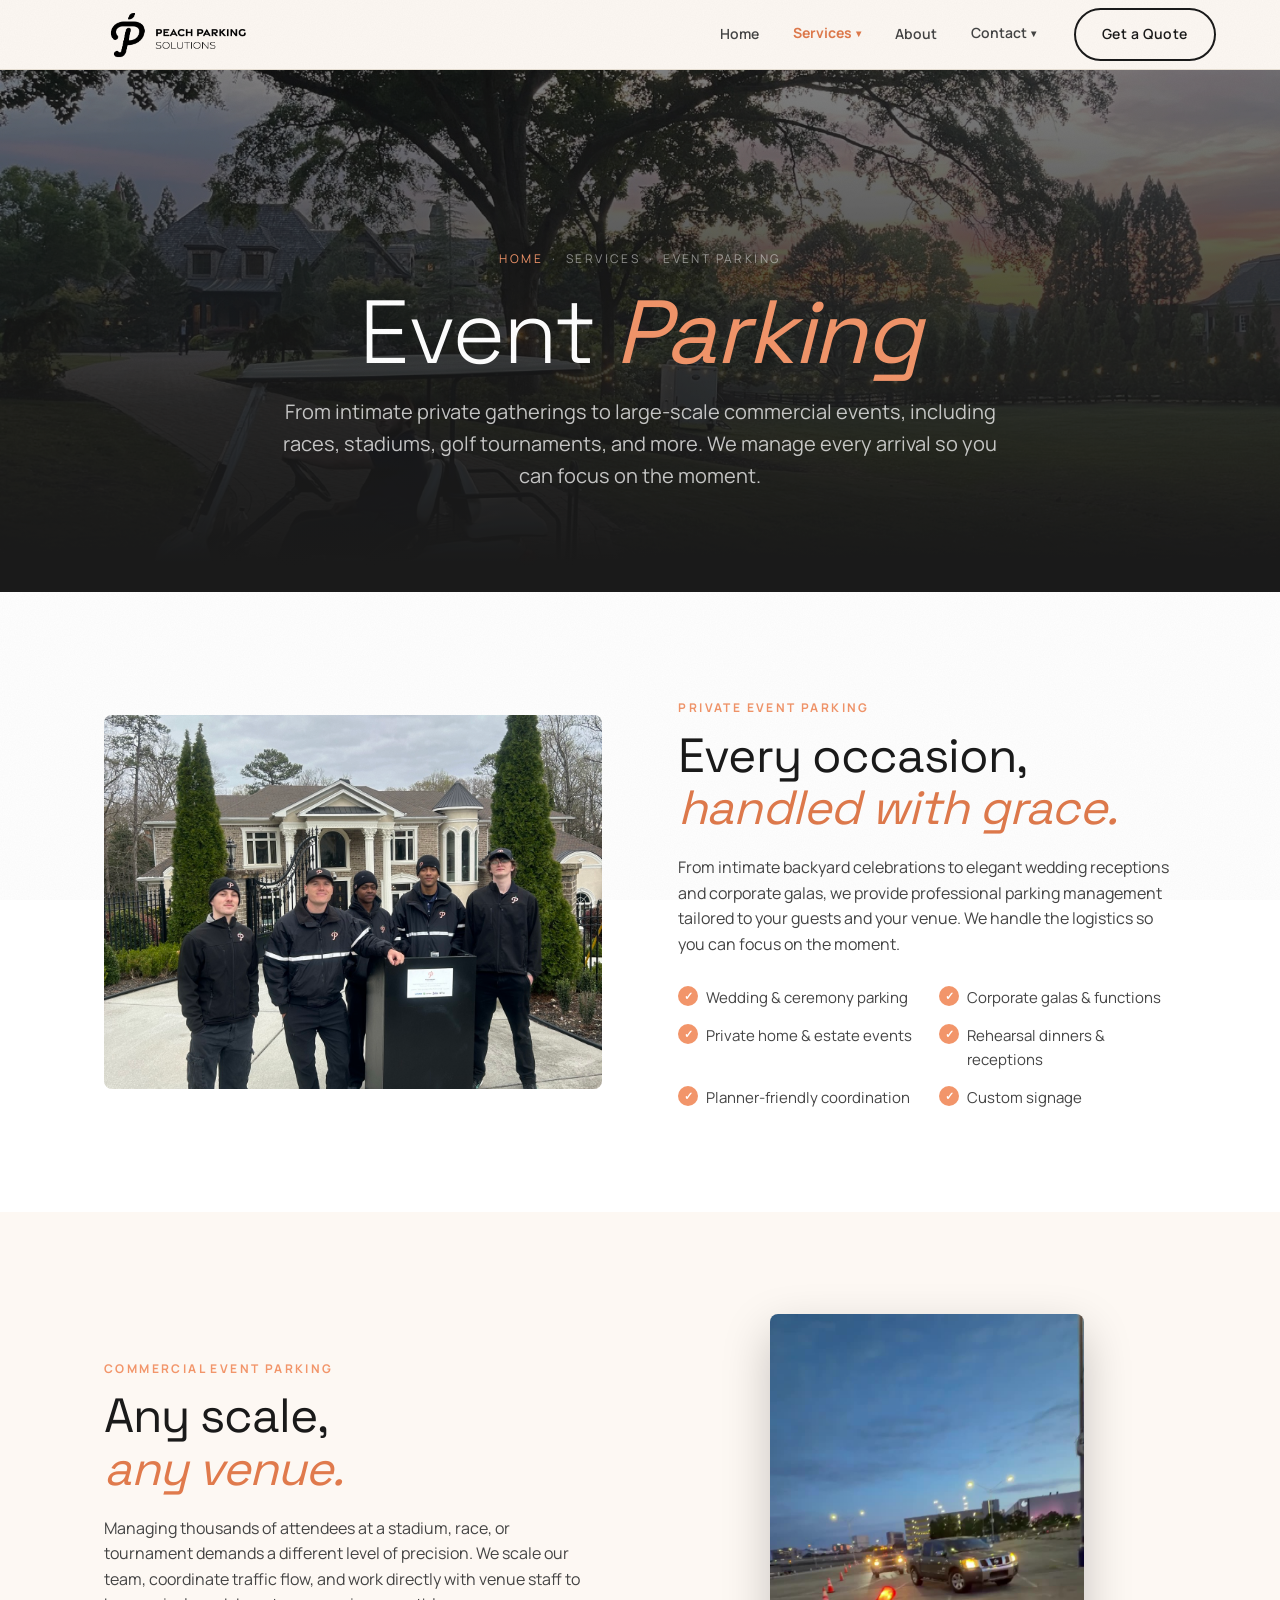
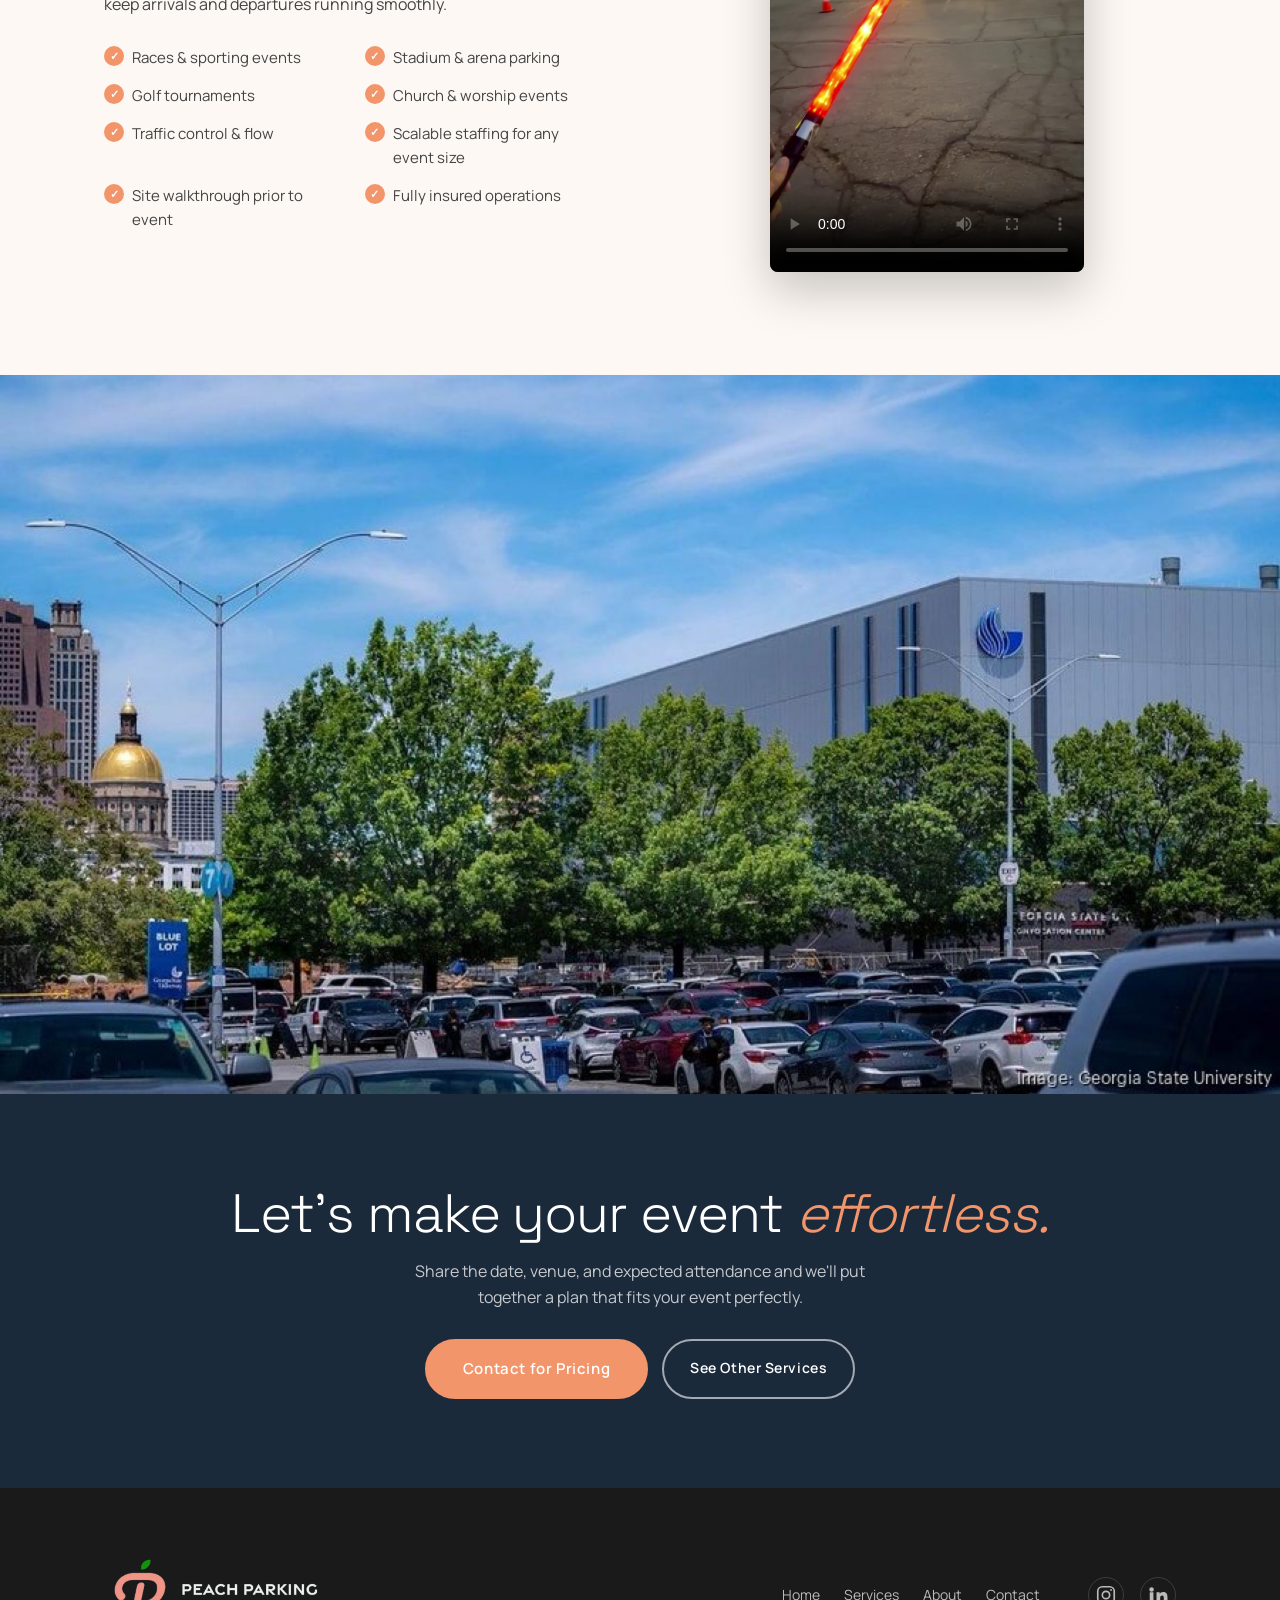
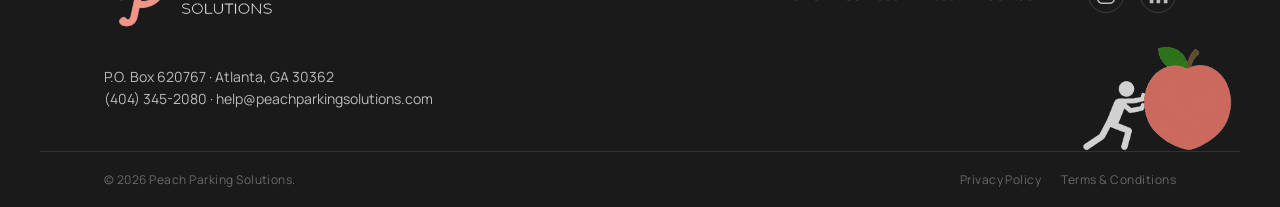
<file: services/event-parking.html>
<!doctype html>
<html lang="en">
<head>
<meta charset="utf-8" />
<meta name="viewport" content="width=device-width,initial-scale=1" />
<title>Event &amp; Commercial Parking | Peach Parking Solutions</title>
<meta name="description" content="Event parking management for private events, weddings, races, stadiums, golf tournaments, churches, and more across Atlanta, GA." />
<link rel="preconnect" href="https://fonts.googleapis.com">
<link rel="preconnect" href="https://fonts.gstatic.com" crossorigin>
<link href="https://fonts.googleapis.com/css2?family=Space+Grotesk:wght@300;400;500;600;700&family=Manrope:wght@300;400;500;600;700&display=swap" rel="stylesheet">
<link rel="stylesheet" href="../styles.css?v=51">
  <link rel="icon" type="image/svg+xml" href="../favicon.svg" />
  <link rel="icon" type="image/x-icon" href="../favicon.ico" />
  <link rel="apple-touch-icon" href="../apple-touch-icon.png" />
</head>
<body>
<div id="site-nav"></div>

<section class="page-hero">
  <div class="page-hero__bg"><img src="../images/services/event-golfcart.jpg" alt="" /></div>
  <div class="container page-hero__inner">
    <p class="page-hero__crumb"><a href="../index.html">Home</a> &nbsp;·&nbsp; Services &nbsp;·&nbsp; Event Parking</p>
    <h1 class="page-hero__title">Event <em>Parking</em></h1>
    <p class="page-hero__sub">From intimate private gatherings to large-scale commercial events, including races, stadiums, golf tournaments, and more. We manage every arrival so you can focus on the moment.</p>
  </div>
</section>

<section class="page-section">
  <div class="container">
    <div class="two-col">
      <div class="two-col__media reveal">
        <img src="../images/services/event-photo-4644.jpg" alt="Peach Parking event parking" loading="lazy" />
      </div>
      <div class="two-col__copy reveal">
        <span class="section-head__eyebrow">Private Event Parking</span>
        <h2>Every occasion,<br/><em>handled with grace.</em></h2>
        <p>From intimate backyard celebrations to elegant wedding receptions and corporate galas, we provide professional parking management tailored to your guests and your venue. We handle the logistics so you can focus on the moment.</p>
        <ul class="feature-list">
          <li>Wedding &amp; ceremony parking</li>
          <li>Corporate galas &amp; functions</li>
          <li>Private home &amp; estate events</li>
          <li>Rehearsal dinners &amp; receptions</li>
          <li>Planner-friendly coordination</li>
          <li>Custom signage</li>
        </ul>
      </div>
    </div>
  </div>
</section>

<section class="page-section page-section--cream">
  <div class="container">
    <div class="two-col two-col--flip">
      <div class="two-col__media reveal">
        <video class="two-col__video" controls playsinline preload="metadata" poster="../images/video/event-parking-v2-poster.jpg">
          <source src="../images/video/event-parking-v2.mp4" type="video/mp4" />
          Your browser does not support the video tag.
        </video>
      </div>
      <div class="two-col__copy reveal">
        <span class="section-head__eyebrow">Commercial Event Parking</span>
        <h2>Any scale,<br/><em>any venue.</em></h2>
        <p>Managing thousands of attendees at a stadium, race, or tournament demands a different level of precision. We scale our team, coordinate traffic flow, and work directly with venue staff to keep arrivals and departures running smoothly.</p>
        <ul class="feature-list">
          <li>Races &amp; sporting events</li>
          <li>Stadium &amp; arena parking</li>
          <li>Golf tournaments</li>
          <li>Church &amp; worship events</li>
          <li>Traffic control &amp; flow</li>
          <li>Scalable staffing for any event size</li>
          <li>Site walkthrough prior to event</li>
          <li>Fully insured operations</li>
        </ul>
      </div>
    </div>
  </div>
</section>

<div style="width:100%; overflow:hidden; line-height:0;">
  <img src="../images/events/gsuarena_900xx1200-675-0-63.jpg" alt="GSU Blue Lot and Convocation Center, Atlanta" style="width:100%; height:auto; display:block;" />
</div>

<section class="cta-strip">
  <div class="container">
    <h2>Let's make your event <em>effortless.</em></h2>
    <p>Share the date, venue, and expected attendance and we'll put together a plan that fits your event perfectly.</p>
    <div class="cta-strip__actions">
      <a href="../index.html#contact" class="btn btn--peach btn--lg">Contact for Pricing</a>
      <a href="valet-service.html" class="btn btn--ghost-light">See Other Services</a>
    </div>
  </div>
</section>

<div id="site-footer"></div>
<script src="../partials.js?v=11" defer></script>
</body>
</html>
</file>
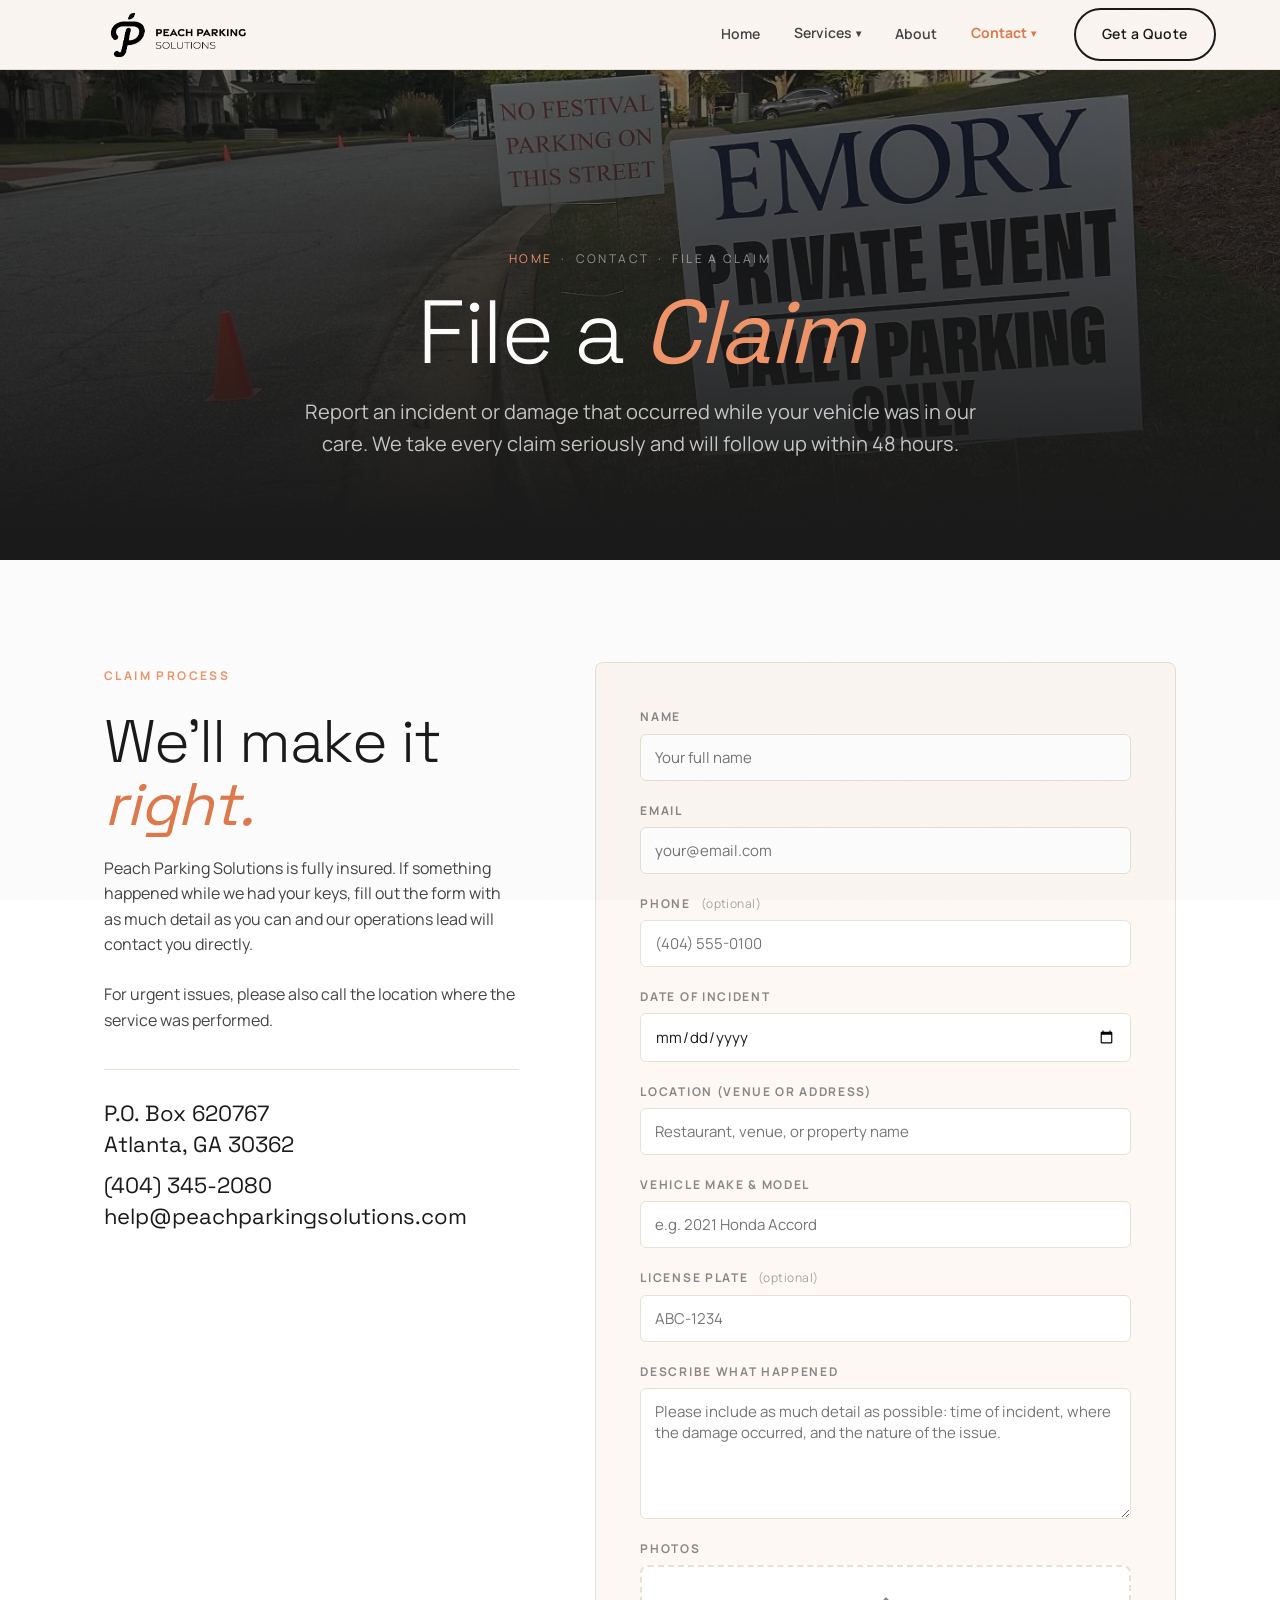
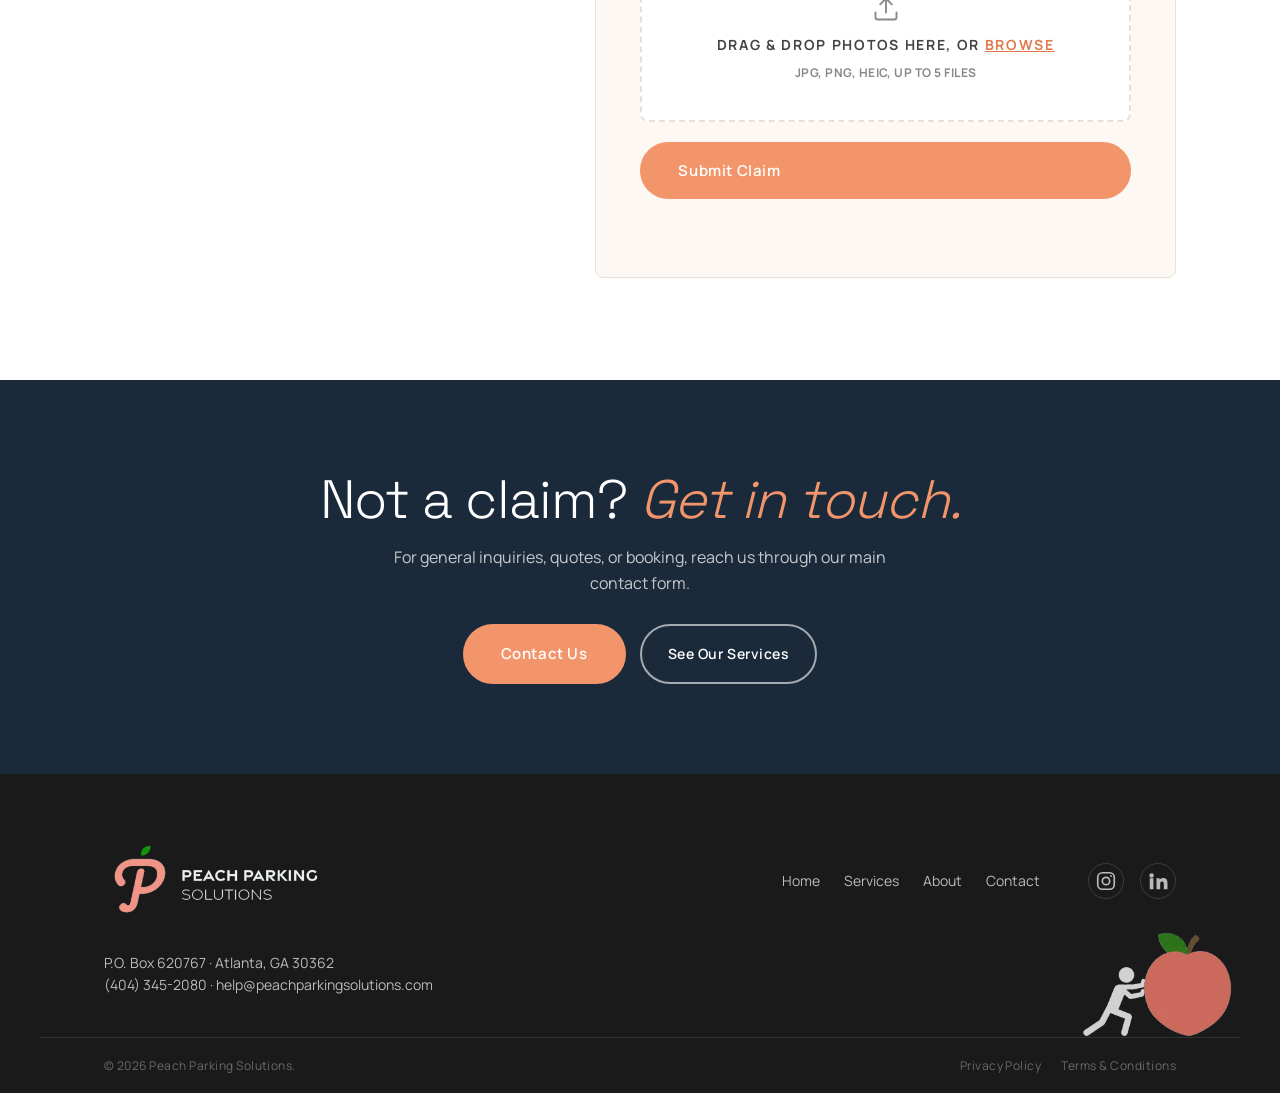
<file: services/file-a-claim.html>
<!doctype html>
<html lang="en">
<head>
<meta charset="utf-8" />
<meta name="viewport" content="width=device-width,initial-scale=1" />
<title>File a Claim | Peach Parking Solutions</title>
<meta name="description" content="Submit an incident or damage claim for your vehicle parked with Peach Parking Solutions in Atlanta, GA." />
<link rel="preconnect" href="https://fonts.googleapis.com">
<link rel="preconnect" href="https://fonts.gstatic.com" crossorigin>
<link href="https://fonts.googleapis.com/css2?family=Space+Grotesk:wght@300;400;500;600;700&family=Manrope:wght@300;400;500;600;700&display=swap" rel="stylesheet">
<link rel="stylesheet" href="../styles.css?v=51">
  <link rel="icon" type="image/svg+xml" href="../favicon.svg" />
  <link rel="icon" type="image/x-icon" href="../favicon.ico" />
  <link rel="apple-touch-icon" href="../apple-touch-icon.png" />
</head>
<body>
<div id="site-nav"></div>

<section class="page-hero">
  <div class="page-hero__bg"><img src="../images/services/564197258_17984397227901593_8856493365108087074_n.jpg" alt="" /></div>
  <div class="container page-hero__inner">
    <p class="page-hero__crumb"><a href="../index.html">Home</a> &nbsp;·&nbsp; Contact &nbsp;·&nbsp; File a Claim</p>
    <h1 class="page-hero__title">File a <em>Claim</em></h1>
    <p class="page-hero__sub">Report an incident or damage that occurred while your vehicle was in our care. We take every claim seriously and will follow up within 48 hours.</p>
  </div>
</section>

<section class="page-section">
  <div class="container">
    <div class="contact__grid">

      <div class="contact__info reveal">
        <span class="section-head__eyebrow">Claim Process</span>
        <h2>We'll make it<br/><em>right.</em></h2>
        <p>Peach Parking Solutions is fully insured. If something happened while we had your keys, fill out the form with as much detail as you can and our operations lead will contact you directly.</p>
        <p>For urgent issues, please also call the location where the service was performed.</p>
        <address class="contact__address">
          <p>P.O. Box 620767<br/>Atlanta, GA 30362</p>
          <p><a href="tel:+14043452080">(404) 345-2080</a><br/><a href="mailto:help@peachparkingsolutions.com">help@peachparkingsolutions.com</a></p>
        </address>
      </div>

      <form class="contact__form reveal" onsubmit="handleSubmit(event)">
        <input type="hidden" name="subject" value="New Claim Submission — Peach Parking" />
        <input type="hidden" name="from_name" value="Peach Parking Website" />
        <input type="checkbox" name="botcheck" style="display:none" tabindex="-1" autocomplete="off" />
        <div class="field">
          <label for="claim-name">Name</label>
          <input id="claim-name" name="name" type="text" required placeholder="Your full name" />
        </div>
        <div class="field">
          <label for="claim-email">Email</label>
          <input id="claim-email" name="email" type="email" required placeholder="your@email.com" />
        </div>
        <div class="field">
          <label for="claim-phone">Phone <span class="field__optional">(optional)</span></label>
          <input id="claim-phone" name="phone" type="tel" placeholder="(404) 555-0100" />
        </div>
        <div class="field">
          <label for="claim-date">Date of Incident</label>
          <input id="claim-date" name="date_of_incident" type="date" required />
        </div>
        <div class="field">
          <label for="claim-location">Location (venue or address)</label>
          <input id="claim-location" name="location" type="text" required placeholder="Restaurant, venue, or property name" />
        </div>
        <div class="field">
          <label for="claim-vehicle">Vehicle Make &amp; Model</label>
          <input id="claim-vehicle" name="vehicle" type="text" required placeholder="e.g. 2021 Honda Accord" />
        </div>
        <div class="field">
          <label for="claim-plate">License Plate <span class="field__optional">(optional)</span></label>
          <input id="claim-plate" name="license_plate" type="text" placeholder="ABC-1234" />
        </div>
        <div class="field">
          <label for="claim-details">Describe what happened</label>
          <textarea id="claim-details" name="details" rows="5" required placeholder="Please include as much detail as possible: time of incident, where the damage occurred, and the nature of the issue."></textarea>
        </div>
        <div class="field">
          <label for="claim-photos">Photos</label>
          <label class="file-drop" id="claim-photos-label">
            <input id="claim-photos" name="attachment" type="file" accept="image/*" multiple required />
            <span class="file-drop__icon" aria-hidden="true">
              <svg viewBox="0 0 24 24" width="28" height="28" fill="none" stroke="currentColor" stroke-width="1.6" stroke-linecap="round" stroke-linejoin="round"><path d="M21 15v4a2 2 0 0 1-2 2H5a2 2 0 0 1-2-2v-4"/><polyline points="17 8 12 3 7 8"/><line x1="12" y1="3" x2="12" y2="15"/></svg>
            </span>
            <span class="file-drop__text">Drag &amp; drop photos here, or <u>browse</u></span>
            <span class="file-drop__hint">JPG, PNG, HEIC, up to 5 files</span>
            <span class="file-drop__names" id="claim-photos-names"></span>
          </label>
        </div>
        <button class="btn btn--peach btn--lg" type="submit">Submit Claim</button>
        <p class="form__status" role="status" aria-live="polite"></p>
      </form>

    </div>
  </div>
</section>

<section class="cta-strip">
  <div class="container">
    <h2>Not a claim? <em>Get in touch.</em></h2>
    <p>For general inquiries, quotes, or booking, reach us through our main contact form.</p>
    <div class="cta-strip__actions">
      <a href="../index.html#contact" class="btn btn--peach btn--lg">Contact Us</a>
      <a href="valet-service.html" class="btn btn--ghost-light">See Our Services</a>
    </div>
  </div>
</section>

<div id="site-footer"></div>
<script src="../partials.js?v=11" defer></script>
<script>
(function () {
  const input = document.getElementById('claim-photos');
  const label = document.getElementById('claim-photos-label');
  const names = document.getElementById('claim-photos-names');

  function showNames(files) {
    if (!files.length) { names.textContent = ''; return; }
    names.textContent = Array.from(files).map(f => f.name).join(', ');
  }

  input.addEventListener('change', () => showNames(input.files));

  label.addEventListener('dragover', e => { e.preventDefault(); label.classList.add('drag-over'); });
  label.addEventListener('dragleave', () => label.classList.remove('drag-over'));
  label.addEventListener('drop', e => {
    e.preventDefault();
    label.classList.remove('drag-over');
    const dt = new DataTransfer();
    Array.from(e.dataTransfer.files).filter(f => f.type.startsWith('image/')).slice(0, 5).forEach(f => dt.items.add(f));
    input.files = dt.files;
    showNames(input.files);
  });
})();
</script>
</body>
</html>
</file>
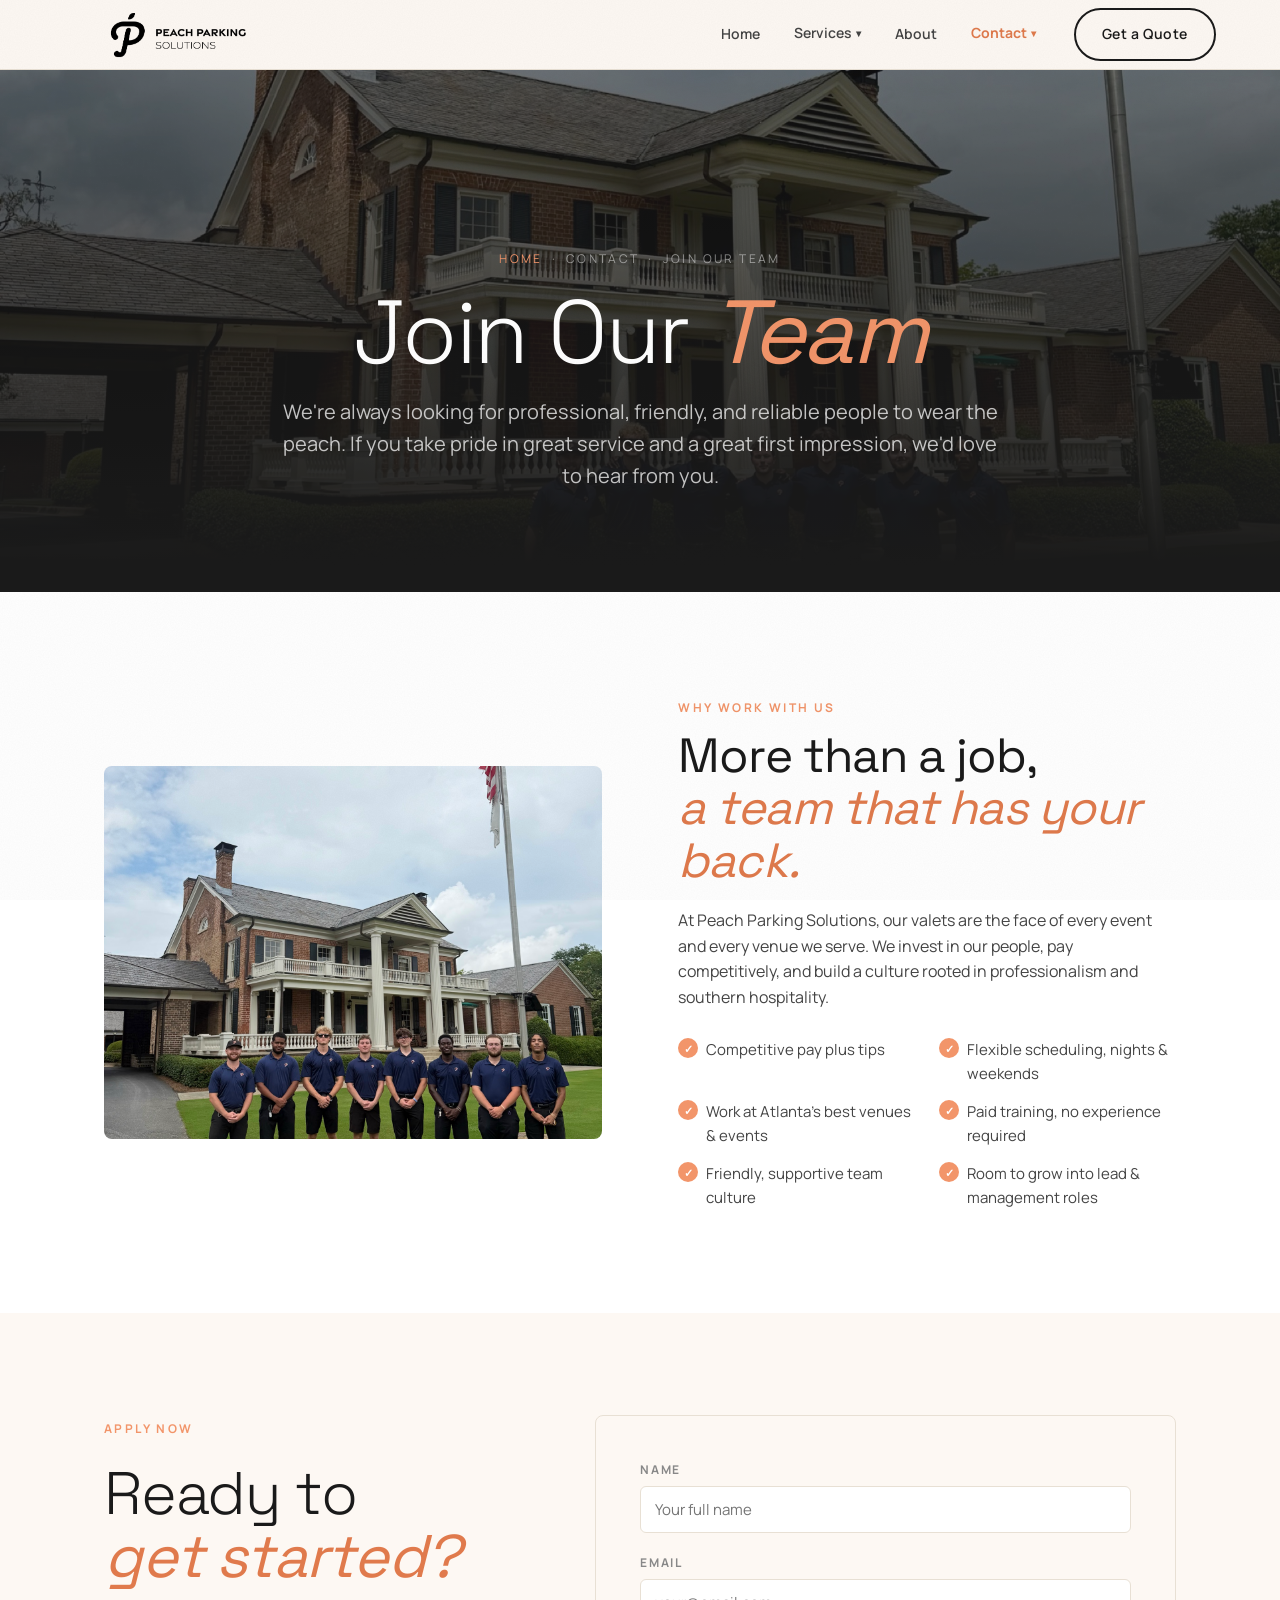
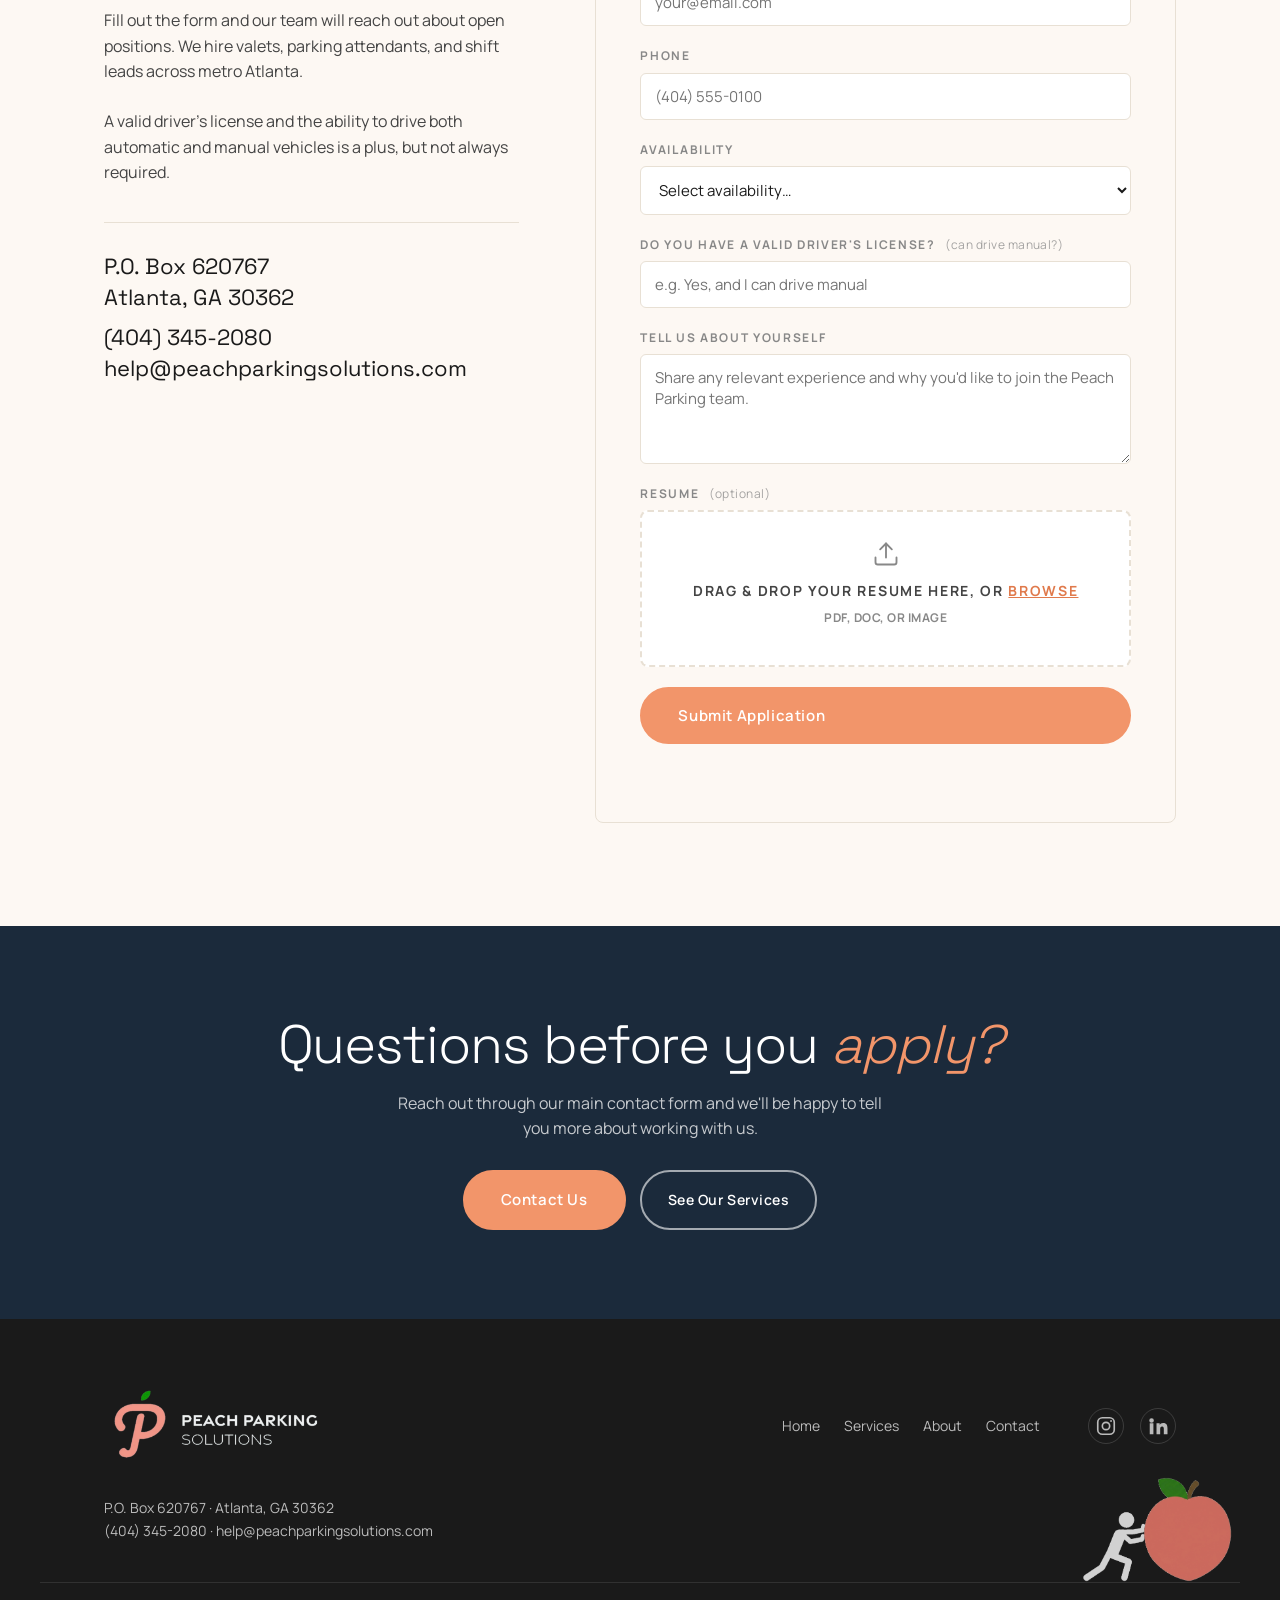
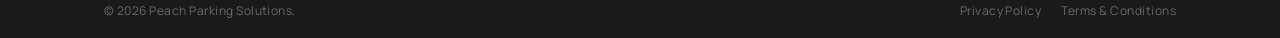
<file: services/join-our-team.html>
<!doctype html>
<html lang="en">
<head>
<meta charset="utf-8" />
<meta name="viewport" content="width=device-width,initial-scale=1" />
<title>Join Our Team | Peach Parking Solutions</title>
<meta name="description" content="Join the Peach Parking Solutions team. We're hiring professional, friendly valets and parking attendants across Atlanta, GA." />
<link rel="preconnect" href="https://fonts.googleapis.com">
<link rel="preconnect" href="https://fonts.gstatic.com" crossorigin>
<link href="https://fonts.googleapis.com/css2?family=Space+Grotesk:wght@300;400;500;600;700&family=Manrope:wght@300;400;500;600;700&display=swap" rel="stylesheet">
<link rel="stylesheet" href="../styles.css?v=51">
  <link rel="icon" type="image/svg+xml" href="../favicon.svg" />
  <link rel="icon" type="image/x-icon" href="../favicon.ico" />
  <link rel="apple-touch-icon" href="../apple-touch-icon.png" />
</head>
<body>
<div id="site-nav"></div>

<section class="page-hero">
  <div class="page-hero__bg"><img src="../images/hero/hero-team-wide.jpg" alt="" style="object-position: center 60%;" /></div>
  <div class="container page-hero__inner">
    <p class="page-hero__crumb"><a href="../index.html">Home</a> &nbsp;·&nbsp; Contact &nbsp;·&nbsp; Join Our Team</p>
    <h1 class="page-hero__title">Join Our <em>Team</em></h1>
    <p class="page-hero__sub">We're always looking for professional, friendly, and reliable people to wear the peach. If you take pride in great service and a great first impression, we'd love to hear from you.</p>
  </div>
</section>

<section class="page-section">
  <div class="container">
    <div class="two-col">
      <div class="two-col__media reveal">
        <img src="../images/hero/hero-team-day.jpg" alt="The Peach Parking Solutions valet team" loading="lazy" />
      </div>
      <div class="two-col__copy reveal">
        <span class="section-head__eyebrow">Why Work With Us</span>
        <h2>More than a job,<br/><em>a team that has your back.</em></h2>
        <p>At Peach Parking Solutions, our valets are the face of every event and every venue we serve. We invest in our people, pay competitively, and build a culture rooted in professionalism and southern hospitality.</p>
        <ul class="feature-list">
          <li>Competitive pay plus tips</li>
          <li>Flexible scheduling, nights &amp; weekends</li>
          <li>Work at Atlanta's best venues &amp; events</li>
          <li>Paid training, no experience required</li>
          <li>Friendly, supportive team culture</li>
          <li>Room to grow into lead &amp; management roles</li>
        </ul>
      </div>
    </div>
  </div>
</section>

<section class="page-section page-section--cream">
  <div class="container">
    <div class="contact__grid">

      <div class="contact__info reveal">
        <span class="section-head__eyebrow">Apply Now</span>
        <h2>Ready to<br/><em>get started?</em></h2>
        <p>Fill out the form and our team will reach out about open positions. We hire valets, parking attendants, and shift leads across metro Atlanta.</p>
        <p>A valid driver's license and the ability to drive both automatic and manual vehicles is a plus, but not always required.</p>
        <address class="contact__address">
          <p>P.O. Box 620767<br/>Atlanta, GA 30362</p>
          <p><a href="tel:+14043452080">(404) 345-2080</a><br/><a href="mailto:help@peachparkingsolutions.com">help@peachparkingsolutions.com</a></p>
        </address>
      </div>

      <form class="contact__form reveal" onsubmit="handleSubmit(event)">
        <input type="hidden" name="subject" value="New Job Application — Peach Parking" />
        <input type="hidden" name="from_name" value="Peach Parking Website" />
        <input type="checkbox" name="botcheck" style="display:none" tabindex="-1" autocomplete="off" />
        <div class="field">
          <label for="jt-name">Name</label>
          <input id="jt-name" name="name" type="text" required placeholder="Your full name" />
        </div>
        <div class="field">
          <label for="jt-email">Email</label>
          <input id="jt-email" name="email" type="email" required placeholder="your@email.com" />
        </div>
        <div class="field">
          <label for="jt-phone">Phone</label>
          <input id="jt-phone" name="phone" type="tel" required placeholder="(404) 555-0100" />
        </div>
        <div class="field">
          <label for="jt-availability">Availability</label>
          <select id="jt-availability" name="availability">
            <option value="">Select availability…</option>
            <option>Full-time</option>
            <option>Part-time</option>
            <option>Weekends only</option>
            <option>Evenings only</option>
            <option>Flexible</option>
          </select>
        </div>
        <div class="field">
          <label for="jt-license">Do you have a valid driver's license? <span class="field__optional">(can drive manual?)</span></label>
          <input id="jt-license" name="drivers_license" type="text" placeholder="e.g. Yes, and I can drive manual" />
        </div>
        <div class="field">
          <label for="jt-experience">Tell us about yourself</label>
          <textarea id="jt-experience" name="about" rows="4" placeholder="Share any relevant experience and why you'd like to join the Peach Parking team."></textarea>
        </div>
        <div class="field">
          <label for="jt-resume">Resume <span class="field__optional">(optional)</span></label>
          <label class="file-drop" id="jt-resume-label">
            <input id="jt-resume" name="attachment" type="file" accept=".pdf,.doc,.docx,image/*" />
            <span class="file-drop__icon" aria-hidden="true">
              <svg viewBox="0 0 24 24" width="28" height="28" fill="none" stroke="currentColor" stroke-width="1.6" stroke-linecap="round" stroke-linejoin="round"><path d="M21 15v4a2 2 0 0 1-2 2H5a2 2 0 0 1-2-2v-4"/><polyline points="17 8 12 3 7 8"/><line x1="12" y1="3" x2="12" y2="15"/></svg>
            </span>
            <span class="file-drop__text">Drag &amp; drop your resume here, or <u>browse</u></span>
            <span class="file-drop__hint">PDF, DOC, or image</span>
            <span class="file-drop__names" id="jt-resume-names"></span>
          </label>
        </div>
        <button class="btn btn--peach btn--lg" type="submit">Submit Application</button>
        <p class="form__status" role="status" aria-live="polite"></p>
      </form>

    </div>
  </div>
</section>

<section class="cta-strip">
  <div class="container">
    <h2>Questions before you <em>apply?</em></h2>
    <p>Reach out through our main contact form and we'll be happy to tell you more about working with us.</p>
    <div class="cta-strip__actions">
      <a href="../index.html#contact" class="btn btn--peach btn--lg">Contact Us</a>
      <a href="valet-service.html" class="btn btn--ghost-light">See Our Services</a>
    </div>
  </div>
</section>

<div id="site-footer"></div>
<script src="../partials.js?v=11" defer></script>
<script>
(function () {
  const input = document.getElementById('jt-resume');
  const label = document.getElementById('jt-resume-label');
  const names = document.getElementById('jt-resume-names');

  function showNames(files) {
    if (!files.length) { names.textContent = ''; return; }
    names.textContent = Array.from(files).map(f => f.name).join(', ');
  }

  input.addEventListener('change', () => showNames(input.files));

  label.addEventListener('dragover', e => { e.preventDefault(); label.classList.add('drag-over'); });
  label.addEventListener('dragleave', () => label.classList.remove('drag-over'));
  label.addEventListener('drop', e => {
    e.preventDefault();
    label.classList.remove('drag-over');
    const dt = new DataTransfer();
    Array.from(e.dataTransfer.files).slice(0, 1).forEach(f => dt.items.add(f));
    input.files = dt.files;
    showNames(input.files);
  });
})();
</script>
</body>
</html>
</file>
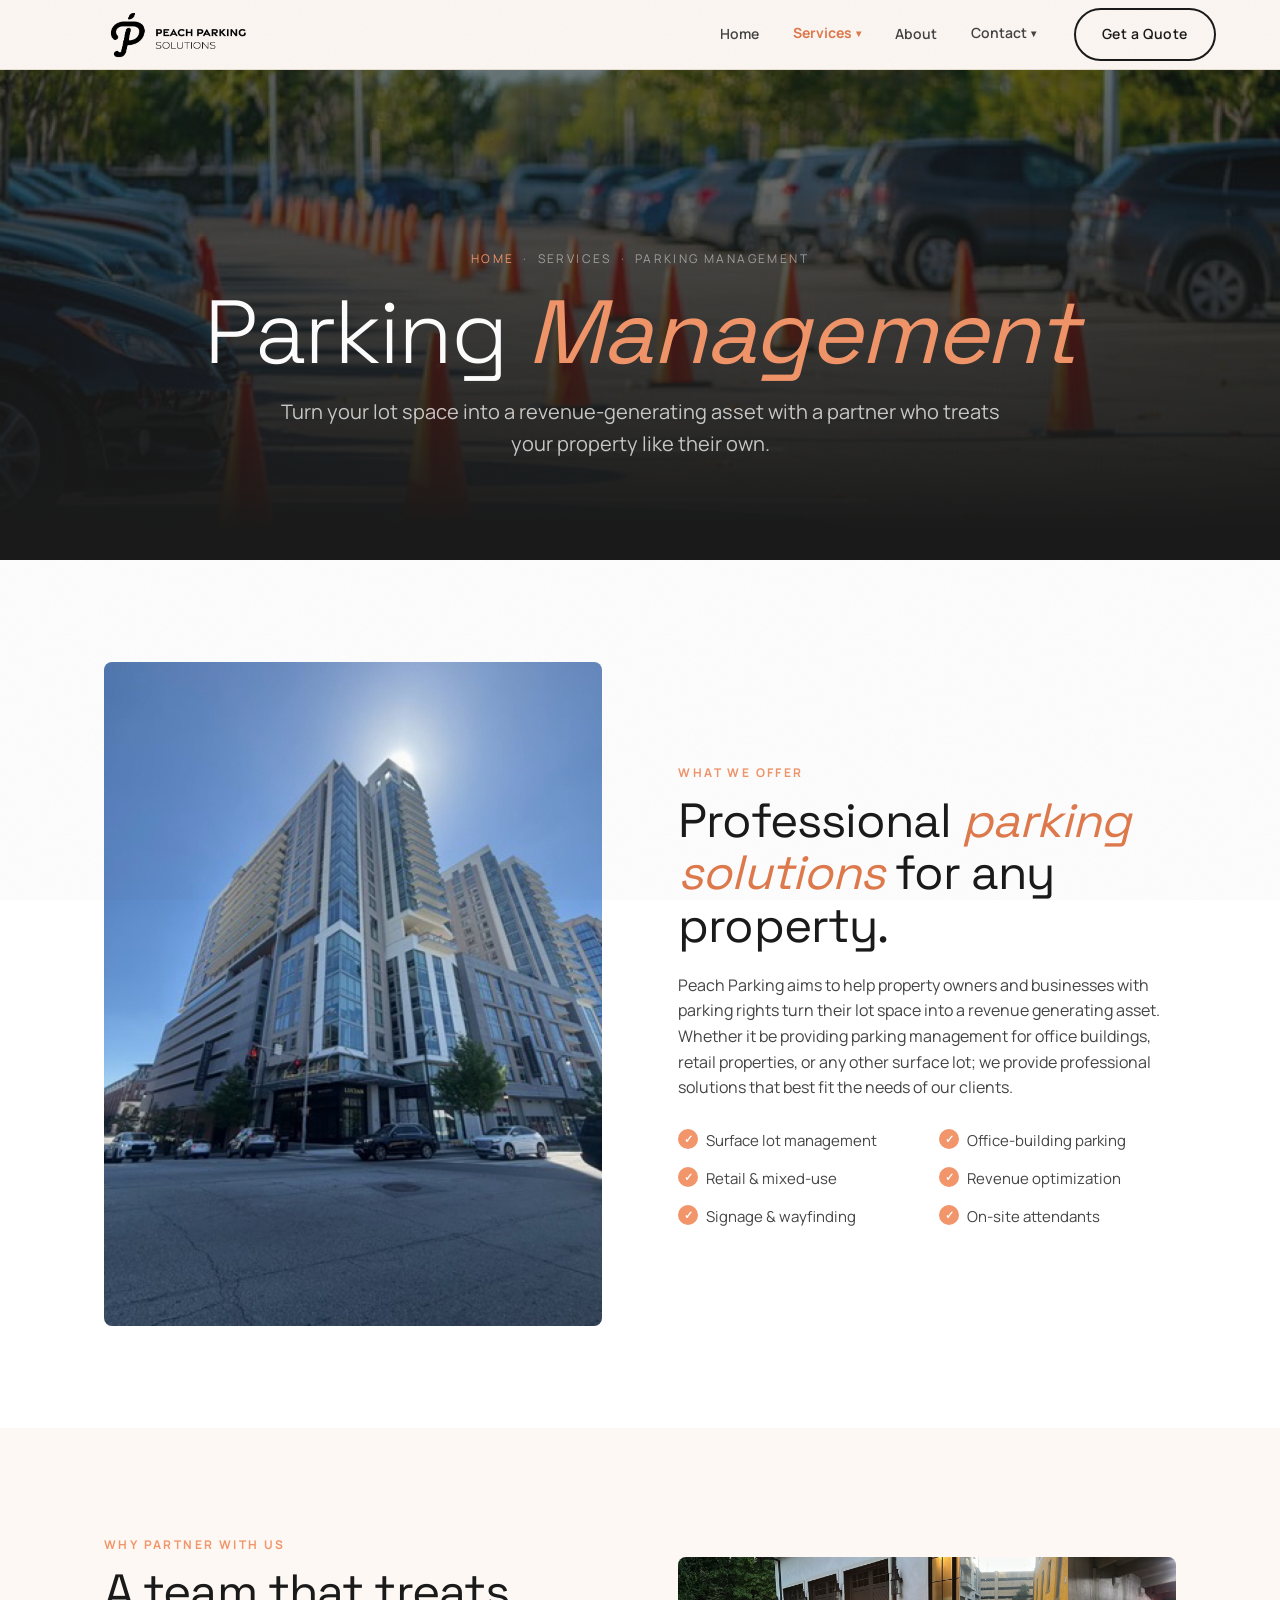
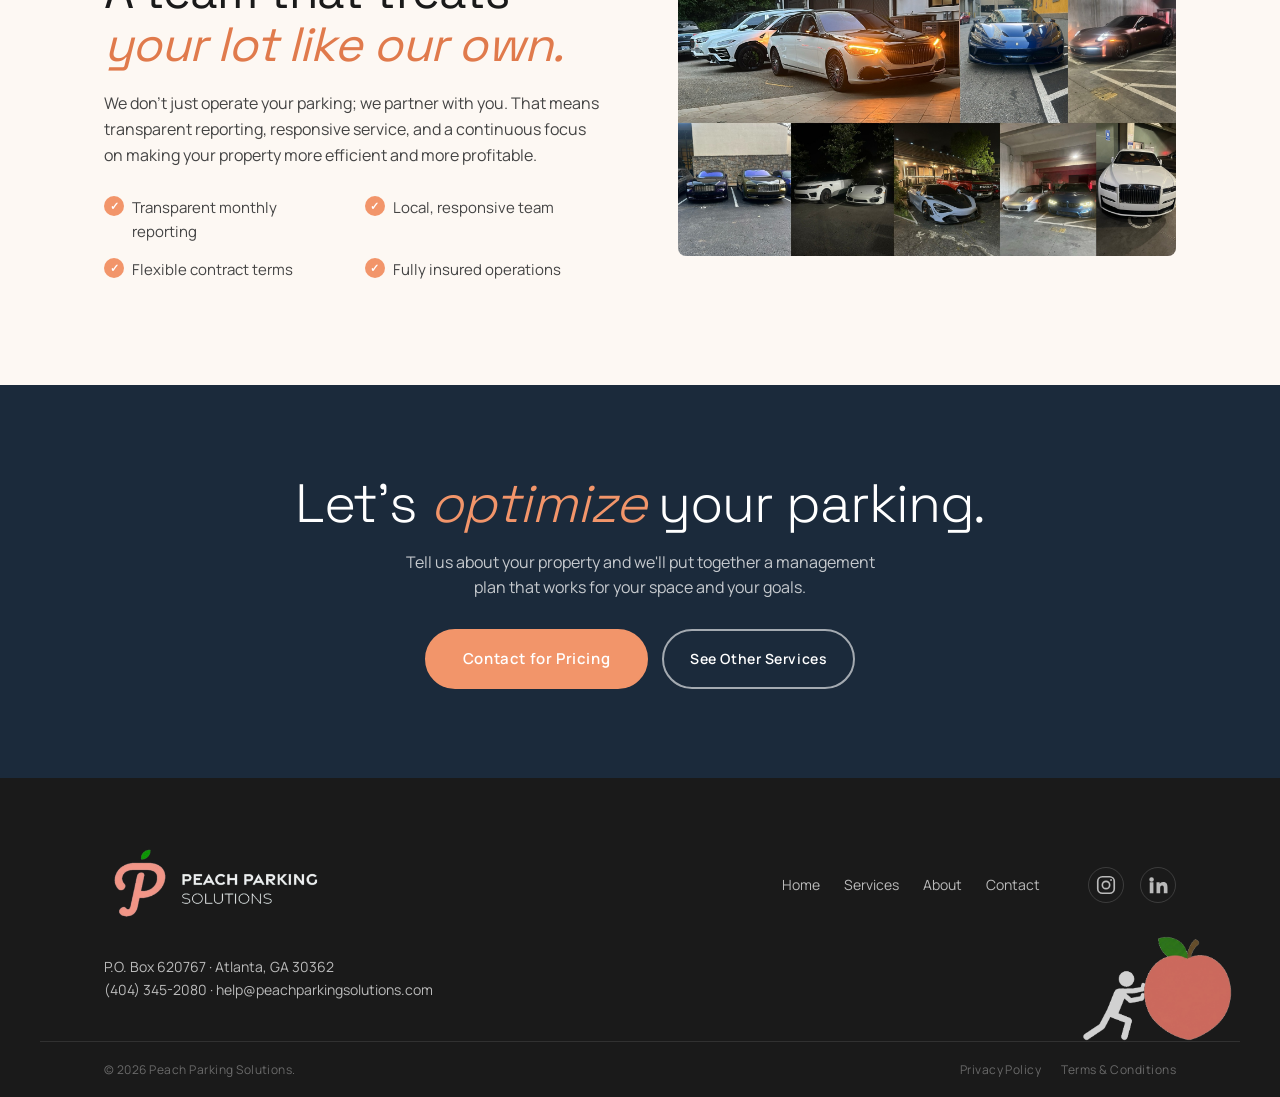
<file: services/parking-management.html>
<!doctype html>
<html lang="en">
<head>
<meta charset="utf-8" />
<meta name="viewport" content="width=device-width,initial-scale=1" />
<title>Parking Management | Peach Parking Solutions</title>
<meta name="description" content="Turn your lot into a revenue-generating asset. Parking management services for office buildings, retail properties, and surface lots in Atlanta, GA." />
<link rel="preconnect" href="https://fonts.googleapis.com">
<link rel="preconnect" href="https://fonts.gstatic.com" crossorigin>
<link href="https://fonts.googleapis.com/css2?family=Space+Grotesk:wght@300;400;500;600;700&family=Manrope:wght@300;400;500;600;700&display=swap" rel="stylesheet">
<link rel="stylesheet" href="../styles.css?v=51">
  <link rel="icon" type="image/svg+xml" href="../favicon.svg" />
  <link rel="icon" type="image/x-icon" href="../favicon.ico" />
  <link rel="apple-touch-icon" href="../apple-touch-icon.png" />
</head>
<body>
<div id="site-nav"></div>

<section class="page-hero">
  <div class="page-hero__bg"><img src="../images/events/Aseriesofparkingconessetupalong-768x431.jpg" alt="" /></div>
  <div class="container page-hero__inner">
    <p class="page-hero__crumb"><a href="../index.html">Home</a> &nbsp;·&nbsp; Services &nbsp;·&nbsp; Parking Management</p>
    <h1 class="page-hero__title">Parking <em>Management</em></h1>
    <p class="page-hero__sub">Turn your lot space into a revenue-generating asset with a partner who treats your property like their own.</p>
  </div>
</section>

<section class="page-section">
  <div class="container">
    <div class="two-col">
      <div class="two-col__media reveal">
        <img src="../images/C143B577-932D-427E-B503-D62C5C893920_4_5005_c.jpeg" alt="Building managed by Peach Parking" loading="lazy" style="aspect-ratio: 3/4;" />
      </div>
      <div class="two-col__copy reveal">
        <span class="section-head__eyebrow">What We Offer</span>
        <h2>Professional <em>parking solutions</em> for any property.</h2>
        <p>Peach Parking aims to help property owners and businesses with parking rights turn their lot space into a revenue generating asset. Whether it be providing parking management for office buildings, retail properties, or any other surface lot; we provide professional solutions that best fit the needs of our clients.</p>
        <ul class="feature-list">
          <li>Surface lot management</li>
          <li>Office-building parking</li>
          <li>Retail &amp; mixed-use</li>
          <li>Revenue optimization</li>
          <li>Signage &amp; wayfinding</li>
          <li>On-site attendants</li>
        </ul>
      </div>
    </div>
  </div>
</section>

<section class="page-section page-section--cream">
  <div class="container">
    <div class="two-col two-col--flip">
      <div class="two-col__media reveal">
        <img src="../images/car_pics/car_collage/cars_collage_horizontal.jpg" alt="Cars at a managed lot" loading="lazy" style="aspect-ratio: 5/3; object-fit: contain;" />
      </div>
      <div class="two-col__copy reveal">
        <span class="section-head__eyebrow">Why Partner With Us</span>
        <h2>A team that treats<br/><em>your lot like our own.</em></h2>
        <p>We don't just operate your parking; we partner with you. That means transparent reporting, responsive service, and a continuous focus on making your property more efficient and more profitable.</p>
        <ul class="feature-list">
          <li>Transparent monthly reporting</li>
          <li>Local, responsive team</li>
          <li>Flexible contract terms</li>
          <li>Fully insured operations</li>
        </ul>
      </div>
    </div>
  </div>
</section>

<section class="cta-strip">
  <div class="container">
    <h2>Let's <em>optimize</em> your parking.</h2>
    <p>Tell us about your property and we'll put together a management plan that works for your space and your goals.</p>
    <div class="cta-strip__actions">
      <a href="../index.html#contact" class="btn btn--peach btn--lg">Contact for Pricing</a>
      <a href="valet-service.html" class="btn btn--ghost-light">See Other Services</a>
    </div>
  </div>
</section>

<div id="site-footer"></div>
<script src="../partials.js?v=11" defer></script>
</body>
</html>
</file>
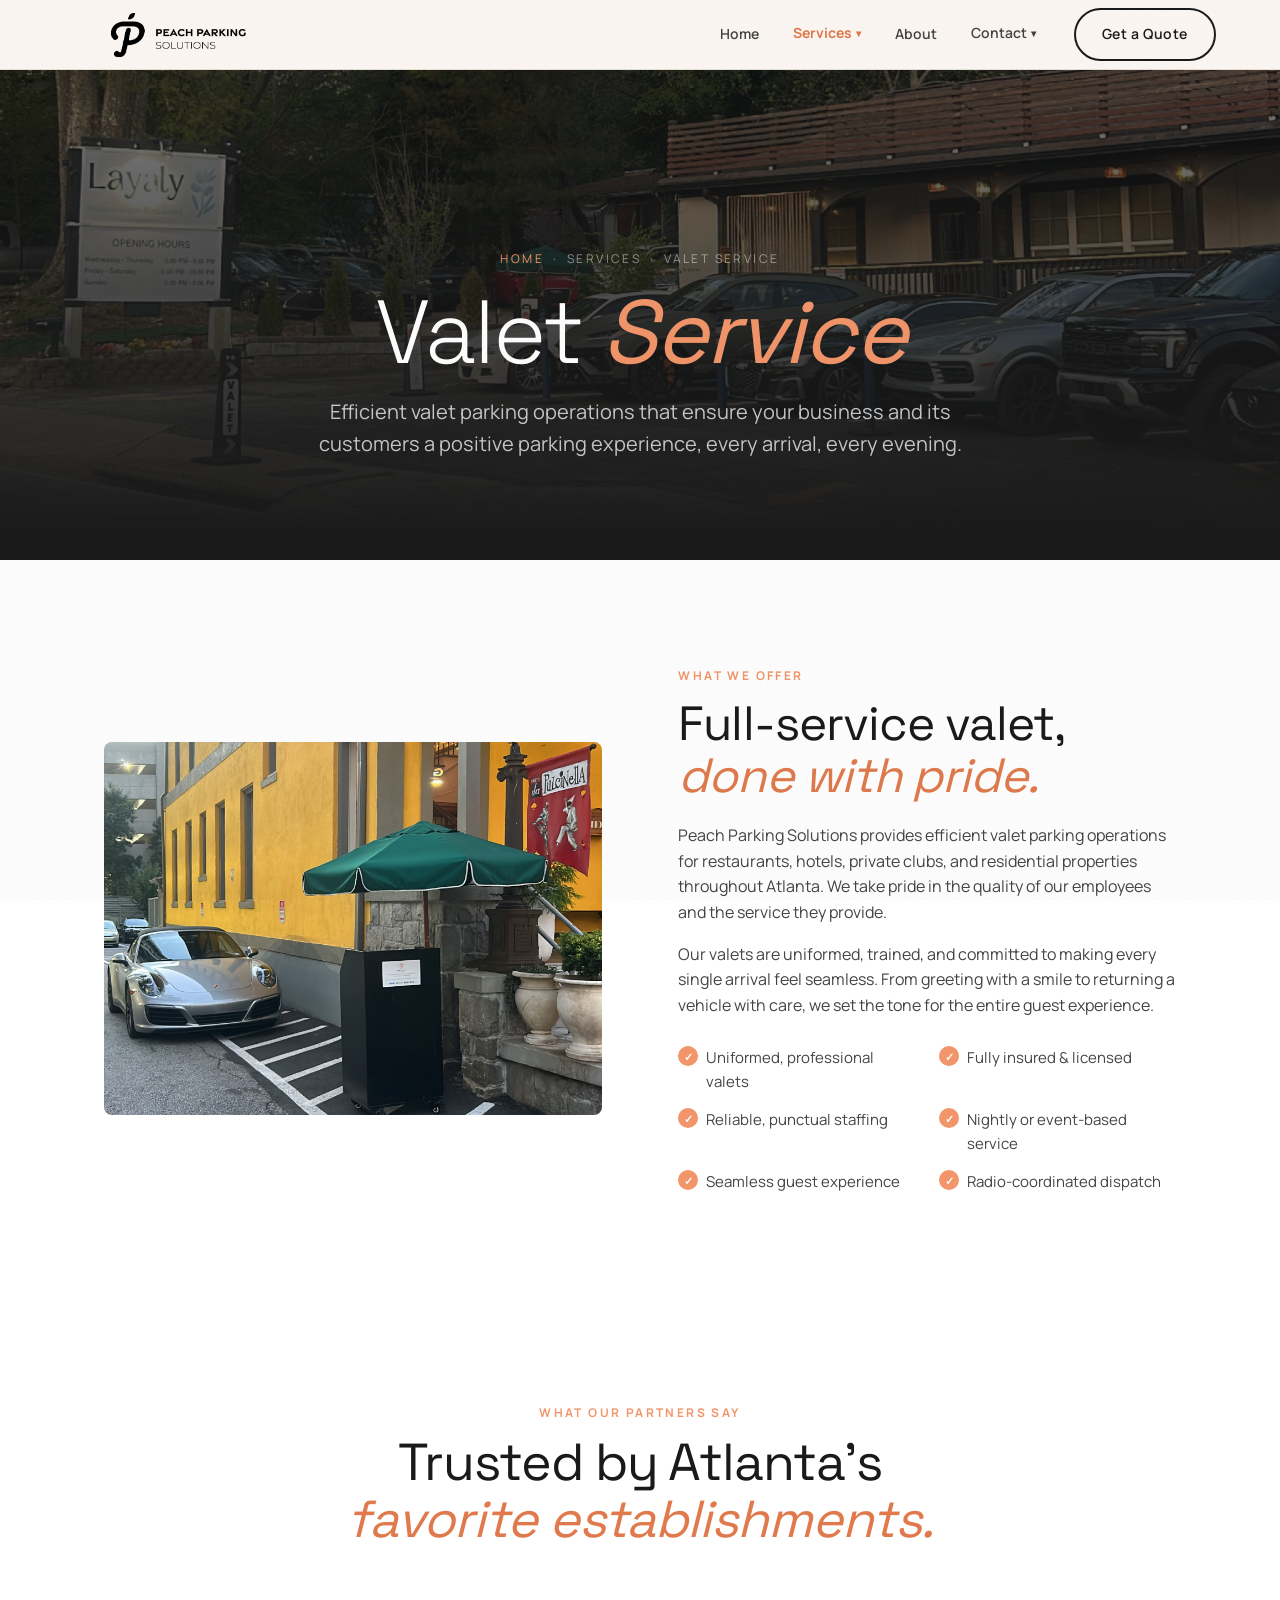
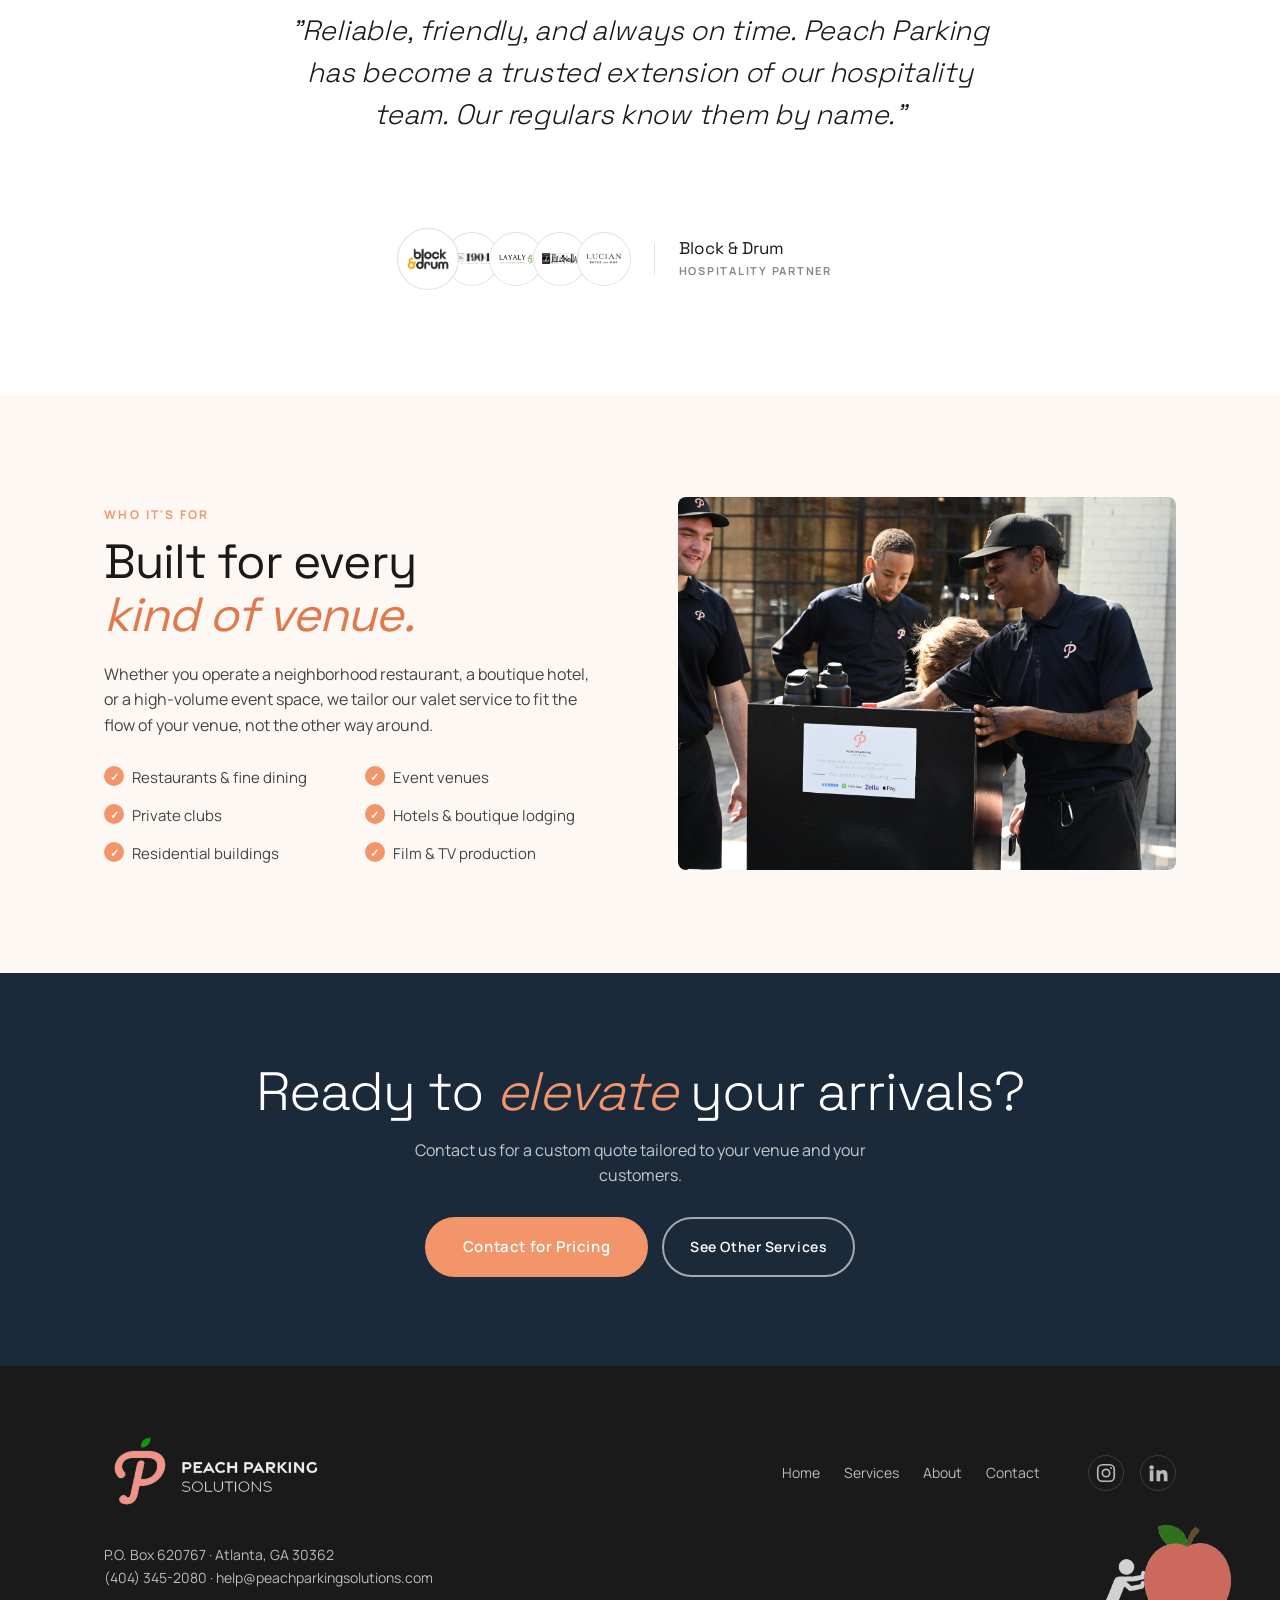
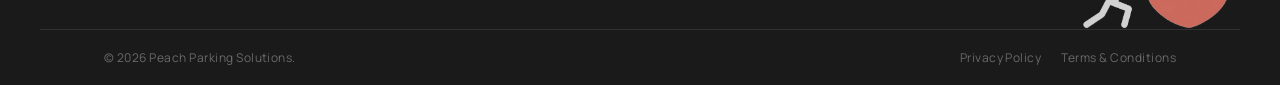
<file: services/valet-service.html>
<!doctype html>
<html lang="en">
<head>
<meta charset="utf-8" />
<meta name="viewport" content="width=device-width,initial-scale=1" />
<title>Valet Service | Peach Parking Solutions</title>
<meta name="description" content="Full-service valet parking for restaurants, hotels, and private venues across Atlanta, GA." />
<link rel="preconnect" href="https://fonts.googleapis.com">
<link rel="preconnect" href="https://fonts.gstatic.com" crossorigin>
<link href="https://fonts.googleapis.com/css2?family=Space+Grotesk:wght@300;400;500;600;700&family=Manrope:wght@300;400;500;600;700&display=swap" rel="stylesheet">
<link rel="stylesheet" href="../styles.css?v=51">
  <link rel="icon" type="image/svg+xml" href="../favicon.svg" />
  <link rel="icon" type="image/x-icon" href="../favicon.ico" />
  <link rel="apple-touch-icon" href="../apple-touch-icon.png" />
</head>
<body>
<div id="site-nav"></div>

<section class="page-hero">
  <div class="page-hero__bg"><img src="../images/archive/venue-photo-03.jpg" alt="" style="object-position: center 60%;" /></div>
  <div class="container page-hero__inner">
    <p class="page-hero__crumb"><a href="../index.html">Home</a> &nbsp;·&nbsp; Services &nbsp;·&nbsp; Valet Service</p>
    <h1 class="page-hero__title">Valet <em>Service</em></h1>
    <p class="page-hero__sub">Efficient valet parking operations that ensure your business and its customers a positive parking experience, every arrival, every evening.</p>
  </div>
</section>

<section class="page-section">
  <div class="container">
    <div class="two-col">
      <div class="two-col__media reveal">
        <img src="../images/services/venue-photo-02.jpg" alt="Valet podium outside Lucian Books and Wine" loading="lazy" />
      </div>
      <div class="two-col__copy reveal">
        <span class="section-head__eyebrow">What We Offer</span>
        <h2>Full-service valet,<br/><em>done with pride.</em></h2>
        <p>Peach Parking Solutions provides efficient valet parking operations for restaurants, hotels, private clubs, and residential properties throughout Atlanta. We take pride in the quality of our employees and the service they provide.</p>
        <p>Our valets are uniformed, trained, and committed to making every single arrival feel seamless. From greeting with a smile to returning a vehicle with care, we set the tone for the entire guest experience.</p>
        <ul class="feature-list">
          <li>Uniformed, professional valets</li>
          <li>Fully insured &amp; licensed</li>
          <li>Reliable, punctual staffing</li>
          <li>Nightly or event-based service</li>
          <li>Seamless guest experience</li>
          <li>Radio-coordinated dispatch</li>
        </ul>
      </div>
    </div>
  </div>
</section>

<section class="testimonials">
  <div class="container">
    <header class="section-head reveal">
      <span class="section-head__eyebrow">What Our Partners Say</span>
      <h2>Trusted by Atlanta's<br/><em>favorite establishments.</em></h2>
    </header>

    <div class="testimonials__stage reveal">
      <div class="testimonials__quotes">
        <blockquote class="testimonials__quote is-active" data-idx="0">
          <p>"Reliable, friendly, and always on time. Peach Parking has become a trusted extension of our hospitality team. Our regulars know them by name."</p>
        </blockquote>
        <blockquote class="testimonials__quote" data-idx="1">
          <p>"Peach Parking has been an exceptional partner for our events at The 1904. Their team handles every arrival with professionalism and grace. Our guests consistently remark on the seamless experience."</p>
        </blockquote>
        <blockquote class="testimonials__quote" data-idx="2">
          <p>"Bennett and Corey have been great to work with and always handle any issues quickly. Highly recommend their services to any business looking for a dependable valet partner."</p>
        </blockquote>
        <blockquote class="testimonials__quote" data-idx="3">
          <p>"From busy weekend rushes to quiet weeknights, the team handles every arrival with the same consistency and care. Guests comment on it constantly."</p>
        </blockquote>
        <blockquote class="testimonials__quote" data-idx="4">
          <p>"Peach Parking brings a level of polish that matches everything we do at Lucian. Our guests arrive relaxed and ready, and that sets the whole evening's tone."</p>
        </blockquote>
      </div>

      <div class="testimonials__author-row">
        <div class="testimonials__avatars" role="tablist" aria-label="Select testimonial">
          <button class="t-avatar is-active" data-idx="0" aria-label="Block and Drum" aria-selected="true">
            <img src="../logos/block-drum-trimmed.png" alt="Block &amp; Drum" />
          </button>
          <button class="t-avatar" data-idx="1" aria-label="The 1904 on Piedmont Park" aria-selected="false">
            <img src="../logos/the1904-trimmed.png" alt="The 1904 on Piedmont Park" class="avatar-invert" />
          </button>
          <button class="t-avatar" data-idx="2" aria-label="Layaly" aria-selected="false">
            <img src="../logos/layaly-trimmed.png" alt="Layaly Mediterranean Restaurant" />
          </button>
          <button class="t-avatar" data-idx="3" aria-label="Pasta da Pulcinella" aria-selected="false">
            <img src="../logos/pulcinella-trimmed.png" alt="Pasta da Pulcinella" />
          </button>
          <button class="t-avatar" data-idx="4" aria-label="Lucian Books and Wine" aria-selected="false">
            <img src="../logos/lucian-trimmed.png" alt="Lucian Books and Wine" />
          </button>
        </div>
        <div class="testimonials__divider" aria-hidden="true"></div>
        <div class="testimonials__authors">
          <div class="t-author is-active" data-idx="0">
            <span class="t-author__name">Block &amp; Drum</span>
            <span class="t-author__role">Hospitality Partner</span>
          </div>
          <div class="t-author" data-idx="1">
            <span class="t-author__name">The 1904</span>
            <span class="t-author__role">Hospitality Partner</span>
          </div>
          <div class="t-author" data-idx="2">
            <span class="t-author__name">Paul Jaraysi</span>
            <span class="t-author__role">Owner, Layaly Mediterranean Restaurant</span>
          </div>
          <div class="t-author" data-idx="3">
            <span class="t-author__name">Pasta da Pulcinella</span>
            <span class="t-author__role">Hospitality Partner</span>
          </div>
          <div class="t-author" data-idx="4">
            <span class="t-author__name">Lucian Books &amp; Wine</span>
            <span class="t-author__role">Hospitality Partner</span>
          </div>
        </div>
      </div>
    </div>
  </div>
</section>

<section class="page-section page-section--cream">
  <div class="container">
    <div class="two-col two-col--flip">
      <div class="two-col__media reveal">
        <img src="../images/archive/DSC_1750_Original.jpg" alt="Peach Parking valet service" loading="lazy" />
      </div>
      <div class="two-col__copy reveal">
        <span class="section-head__eyebrow">Who It's For</span>
        <h2>Built for every<br/><em>kind of venue.</em></h2>
        <p>Whether you operate a neighborhood restaurant, a boutique hotel, or a high-volume event space, we tailor our valet service to fit the flow of your venue, not the other way around.</p>
        <ul class="feature-list">
          <li>Restaurants &amp; fine dining</li>
          <li>Event venues</li>
          <li>Private clubs</li>
          <li>Hotels &amp; boutique lodging</li>
          <li>Residential buildings</li>
          <li><a href="../index.html#film-production">Film &amp; TV production</a></li>
        </ul>
      </div>
    </div>
  </div>
</section>

<section class="cta-strip">
  <div class="container">
    <h2>Ready to <em>elevate</em> your arrivals?</h2>
    <p>Contact us for a custom quote tailored to your venue and your customers.</p>
    <div class="cta-strip__actions">
      <a href="../index.html#contact" class="btn btn--peach btn--lg">Contact for Pricing</a>
      <a href="parking-management.html" class="btn btn--ghost-light">See Other Services</a>
    </div>
  </div>
</section>

<div id="site-footer"></div>
<script src="../partials.js?v=11" defer></script>
</body>
</html>
</file>
<file: styles.css>
/* =====================================================
   Peach Parking Solutions — redesign
   ===================================================== */

/* ── Gravesend Sans ── */
@font-face {
  font-family: 'Gravesend Sans';
  src: url('fonts/gravesend-sans-light.ttf') format('truetype');
  font-weight: 300; font-style: normal; font-display: swap;
}
@font-face {
  font-family: 'Gravesend Sans';
  src: url('fonts/gravesend-sans-medium.ttf') format('truetype');
  font-weight: 500; font-style: normal; font-display: swap;
}
@font-face {
  font-family: 'Gravesend Sans';
  src: url('fonts/gravesend-sans-bold.ttf') format('truetype');
  font-weight: 700; font-style: normal; font-display: swap;
}

:root {
  --ink:     #1a1a1a;
  --ink-2:   #444;
  --cream:   #fdf8f3;
  --white:   #ffffff;
  --rule:    #e8e0d4;
  --peach:   #f2956a;
  --peach-2: #e07a4c;
  --terra:   #c4501f;
  --muted:   #888;
  --navy:    #1b2a3b;

  --font-display: 'Space Grotesk', 'Segoe UI', sans-serif;
  --font-body:    'Manrope', -apple-system, 'Segoe UI', sans-serif;

  --max:  1200px;
  --pad:  clamp(20px, 5vw, 64px);
  --r:    8px;
}

*, *::before, *::after { box-sizing: border-box; margin: 0; padding: 0; }
html {
  scroll-behavior: smooth;
  scroll-padding-top: 70px;
  overflow-x: hidden;
  max-width: 100%;
}
body {
  font-family: var(--font-body);
  color: var(--ink);
  background: var(--cream);
  line-height: 1.6;
  -webkit-font-smoothing: antialiased;
  overflow-x: hidden;
  max-width: 100vw;
  width: 100%;
  position: relative;
  padding-top: 70px;
}
img { display: block; max-width: 100%; }
a  { color: inherit; text-decoration: none; }

/* ── GRAIN ── */
.grain {
  pointer-events: none; position: fixed; inset: 0; z-index: 9999;
  opacity: .045; mix-blend-mode: multiply;
  background-image: url("data:image/svg+xml;utf8,<svg xmlns='http://www.w3.org/2000/svg' width='200' height='200'><filter id='n'><feTurbulence type='fractalNoise' baseFrequency='.85' numOctaves='2' stitchTiles='stitch'/><feColorMatrix values='0 0 0 0 0 0 0 0 0 0 0 0 0 0 0 0 0 0 0.55 0'/></filter><rect width='100%' height='100%' filter='url(%23n)'/></svg>");
}

/* ── REVEAL ── */
.reveal {
  opacity: 0;
  transform: translateY(32px);
  transition: opacity .75s ease, transform .75s cubic-bezier(.16,.84,.44,1);
  transition-delay: calc(var(--i, 0) * 120ms);
}
.reveal.in { opacity: 1; transform: translateY(0); }

/* ── CONTAINER ── */
.container { max-width: var(--max); margin-inline: auto; padding-inline: var(--pad); }

/* ── BUTTONS ── */
.btn {
  display: inline-flex; align-items: center; gap: 8px;
  padding: 13px 26px; border-radius: 50px;
  font-family: var(--font-body); font-size: 14px; font-weight: 600;
  letter-spacing: .04em; cursor: pointer; border: 2px solid transparent;
  transition: background .25s, color .25s, border-color .25s, transform .2s;
  white-space: nowrap;
}
.btn:hover { transform: translateY(-2px); }
.btn--peach   { background: var(--peach); color: #fff; border-color: var(--peach); }
.btn--peach:hover { background: var(--peach-2); border-color: var(--peach-2); }
.btn--dark    { background: var(--ink); color: #fff; border-color: var(--ink); }
.btn--dark:hover { background: #333; border-color: #333; }
.btn--outline { background: transparent; color: var(--ink); border-color: var(--ink); }
.btn--outline:hover { background: var(--ink); color: #fff; }
.btn--ghost-light { background: transparent; color: #fff; border-color: rgba(255,255,255,.6); }
.btn--ghost-light:hover { background: rgba(255,255,255,.15); border-color: #fff; }
.btn--lg { padding: 16px 36px; font-size: 15px; }

/* ── NAV ── */
.nav {
  position: fixed; top: 0; left: 0; right: 0; z-index: 100;
  display: flex; align-items: center; gap: 24px;
  padding: 0 var(--pad);
  height: 110px;
  background: transparent;
  backdrop-filter: none;
  border-bottom: 1px solid transparent;
  transition: height .35s ease, background .35s ease, border-color .35s ease, backdrop-filter .35s ease;
}
.nav.scrolled {
  height: 70px;
  background: rgba(253,248,243,.96);
  backdrop-filter: blur(12px);
  border-bottom: 1px solid var(--rule);
}
.nav__brand {
  display: flex; align-items: center; gap: 8px;
  flex-shrink: 0; margin-right: auto;
}
.nav__logo {
  width: 580px; height: 232px;
  object-fit: contain;
  object-position: left center;
  flex-shrink: 0;
  margin-block: -76px;
  filter: invert(1);
  transition: width .35s ease, height .35s ease, margin-block .35s ease, filter .35s ease;
}
.nav.scrolled .nav__logo {
  width: 460px; height: 174px;
  margin-block: -52px;
  filter: none;
  mix-blend-mode: multiply;
}

.nav__links {
  display: flex; gap: 6px;
}
.nav__links a {
  padding: 8px 16px; border-radius: 6px;
  font-size: 18px; font-weight: 600; color: #fff;
  transition: background .2s, color .2s, font-size .35s ease;
}
.nav__links a:hover { background: rgba(255,255,255,.12); color: #fff; }
.nav__links a.is-active { color: var(--peach); font-weight: 700; }
.nav.scrolled .nav__links a { color: var(--ink-2); font-size: 14px; padding: 8px 14px; text-shadow: none; }
.nav.scrolled .nav__links a:hover { background: var(--rule); color: var(--ink); }
.nav.scrolled .nav__links a.is-active { color: var(--peach-2); }

.nav__cta { flex-shrink: 0; color: rgba(255,255,255,.9); border-color: rgba(255,255,255,.6); }
.nav__cta:hover { background: rgba(255,255,255,.15); color: #fff; border-color: #fff; }
.nav.scrolled .nav__cta { color: var(--ink); border-color: var(--ink); }
.nav.scrolled .nav__cta:hover { background: var(--ink); color: #fff; }

/* ── NAV DROPDOWN ── */
.nav__dropdown-wrap {
  position: relative;
}
/* Bridge the 8px gap between trigger and menu so hover doesn't drop */
.nav__dropdown-wrap::after {
  content: '';
  position: absolute;
  top: 100%; left: 0; right: 0;
  height: 10px;
}
.nav__dropdown-trigger {
  display: inline-flex; align-items: center; gap: 4px;
  padding: 8px 16px; border-radius: 6px;
  font-family: var(--font-body); font-size: 18px; font-weight: 600;
  color: #fff; background: none; border: none; cursor: pointer;
  transition: background .2s, color .2s, font-size .35s ease;
}
.nav__dropdown-trigger:hover,
.nav__dropdown-wrap:hover .nav__dropdown-trigger { background: rgba(255,255,255,.12); color: #fff; }
.nav__dropdown-trigger.is-active { color: var(--peach); font-weight: 700; }
.nav.scrolled .nav__dropdown-trigger { color: var(--ink-2); font-size: 14px; padding: 8px 14px; text-shadow: none; }
.nav.scrolled .nav__dropdown-trigger:hover,
.nav.scrolled .nav__dropdown-wrap:hover .nav__dropdown-trigger { background: var(--rule); color: var(--ink); }
.nav.scrolled .nav__dropdown-trigger.is-active { color: var(--peach-2); }
.nav__dropdown-arrow {
  font-size: 10px;
  transition: transform .2s ease;
  display: inline-block;
}
.nav__dropdown-wrap:hover .nav__dropdown-arrow,
.nav__dropdown-wrap.open .nav__dropdown-arrow { transform: rotate(180deg); }

.nav__dropdown {
  position: absolute; top: calc(100% + 8px); left: 0;
  min-width: 210px;
  background: var(--cream);
  border: 1px solid var(--rule);
  border-radius: var(--r);
  box-shadow: none;
  list-style: none; padding: 6px 0;
  opacity: 0; pointer-events: none;
  transform: translateY(-8px);
  transition: opacity .2s ease, transform .2s ease;
  z-index: 200;
}
.nav__dropdown-wrap:hover .nav__dropdown,
.nav__dropdown-wrap.open .nav__dropdown {
  opacity: 1; pointer-events: auto; transform: translateY(0);
}
.nav__dropdown li a {
  display: block; padding: 11px 20px;
  font-size: 14px; font-weight: 500; color: var(--ink-2);
  transition: background .15s, color .15s;
}
.nav__dropdown li a:hover { background: var(--rule); color: var(--ink); }

.nav__burger {
  display: none; flex-direction: column; gap: 5px; align-items: center; justify-content: center;
  background: none; border: none; cursor: pointer; padding: 10px; margin-left: auto;
  width: 44px; height: 44px;
}
.nav__burger span { display: block; width: 22px; height: 2px; background: var(--ink); border-radius: 2px; transition: .3s; }

/* ── SECTION HEAD ── */
.section-head { text-align: center; margin-bottom: clamp(36px, 5vw, 60px); }
.section-head__eyebrow {
  display: inline-block; margin-bottom: 12px;
  font-size: 12px; font-weight: 700; letter-spacing: .2em; text-transform: uppercase;
  color: var(--peach);
}
.section-head h2 {
  font-family: var(--font-display); font-weight: 400;
  font-size: clamp(32px, 5vw, 52px); line-height: 1.1; letter-spacing: -.02em;
  color: var(--ink);
}
.section-head h2 em { font-style: italic; color: var(--peach-2); }

/* ── HERO ── */
.hero {
  position: relative; min-height: 100vh;
  display: flex; align-items: flex-start;
  overflow: hidden;
  margin-top: -70px;
}
.hero__bg {
  position: absolute; inset: 0;
}
.hero__bg img {
  width: 100%; height: 100%; object-fit: cover; object-position: center 60%;
  transform: scale(1.08);
  transform-origin: center center;
  animation: heroZoom 14s ease-out forwards;
}
@media (min-width: 901px) {
  .hero__bg img { object-position: center 60%; }
}
@keyframes heroZoom { from { transform: scale(1.08); } to { transform: scale(1); } }
.hero__overlay { display: none; }
.hero__content {
  position: relative; z-index: 2;
  max-width: var(--max); margin-inline: auto;
  padding: clamp(130px,20vh,200px) var(--pad) clamp(60px,10vw,120px);
  color: #fff;
}
.hero__traits {
  font-size: 13px; font-weight: 600; letter-spacing: .22em; text-transform: uppercase;
  color: var(--peach); margin-bottom: 22px;
}
.hero__title {
  font-family: var(--font-display); font-weight: 300;
  font-size: clamp(54px, 9vw, 120px); line-height: .95; letter-spacing: -.025em;
  margin-bottom: 24px; max-width: 12ch;
}
.hero__title em { font-style: italic; color: var(--peach); font-weight: 400; }
.hero__sub {
  font-size: clamp(16px, 2vw, 19px); max-width: 32ch;
  color: rgba(255,255,255,.85); margin-bottom: 36px; line-height: 1.6;
}
.hero__actions { display: flex; flex-wrap: wrap; gap: 14px; }
.hero__scroll {
  position: absolute; bottom: 28px; left: 50%; transform: translateX(-50%);
  z-index: 2; color: rgba(255,255,255,.5); font-size: 11px; letter-spacing: .2em; text-transform: uppercase;
}
.hero__scroll::before {
  content: ""; display: block; width: 1px; height: 40px;
  background: rgba(255,255,255,.3); margin: 0 auto 8px;
  animation: scrollPulse 2s ease-in-out infinite;
}
@keyframes scrollPulse { 0%,100%{opacity:.3} 50%{opacity:.9} }

/* ── PARTNER LOGOS ── */
.partners {
  background: var(--white);
  padding: 40px 0 60px;
}
.partners__inner {
  display: flex; flex-direction: column; align-items: center; gap: 28px;
}
.partners__label {
  font-size: 11px; font-weight: 600; letter-spacing: .18em; text-transform: uppercase;
  color: var(--muted);
}
.partners__logos {
  display: grid;
  grid-template-columns: repeat(3, 1fr);
  justify-items: center; align-items: center;
  width: 100%; max-width: 860px; margin-inline: auto;
  gap: 40px 48px;
}
.partners__cortland {
  display: flex; justify-content: center; width: 100%;
  margin-top: 4px;
}
.partners__cortland .partners__logo-wrap img { height: 58px; }
.partners__logo-wrap {
  display: flex; align-items: center; justify-content: center;
  opacity: .85; transition: opacity .2s;
  flex: 0 0 auto;
}
.partners__logo-wrap:hover { opacity: 1; }
.partners__logo-wrap img {
  height: 68px; width: auto; display: block;
}
.partners__logo-wrap img[alt="Block & Drum"] {
  height: 84px;
}
.partners__logo-wrap img[alt="The 1904 on Piedmont Park"] {
  filter: invert(1);
}
.partners__logo-wrap img[alt="Tabla"] {
  height: 96px;
}
.partners__logo-wrap img[alt="Emory University"] {
  height: 60px;
}
.partners__logo-wrap img[alt="Terminus Commercial Real Estate Partners"] {
  height: 76px;
  mix-blend-mode: multiply;
}
.partners__logo-wrap img[alt="The Real Housewives of Atlanta"] {
  height: 68px;
}

/* ── PEACH ACRONYM ── */
.peach-values {
  background: var(--ink);
  padding: clamp(28px, 3.5vw, 48px) 0;
}
.peach-values__label {
  font-size: 12px; font-weight: 700; letter-spacing: .22em; text-transform: uppercase;
  color: rgba(255,255,255,.4); margin-bottom: 16px; text-align: center;
}
.peach-values__list {
  list-style: none;
  display: flex; flex-direction: row;
  justify-content: center; align-items: baseline;
  gap: clamp(12px, 3vw, 24px);
  flex-wrap: wrap;
  width: 100%;
}
.peach-values__item {
  display: inline-flex; flex-direction: row; align-items: baseline;
  gap: 1px;
  padding: 6px 0;
  font-family: 'Gravesend Sans', var(--font-display);
  line-height: 1;
  transition-delay: calc(var(--i, 0) * 120ms) !important;
  white-space: nowrap;
}
.peach-values__letter {
  font-size: clamp(28px, 4.2vw, 68px);
  color: var(--peach);
  font-weight: 700;
  font-style: normal;
  line-height: 1;
  flex-shrink: 0;
}
.peach-values__rest {
  font-size: clamp(14px, 2vw, 32px);
  color: rgba(255,255,255,.85);
  font-weight: 300;
  letter-spacing: -.015em;
  line-height: 1;
}
@media (min-width: 900px) {
  .peach-values__list {
    justify-content: space-between;
    gap: 0;
    flex-wrap: nowrap;
  }
}

/* ── SERVICES (three-column editorial) ── */
.services {
  padding: clamp(40px, 5vw, 64px) 0 clamp(32px, 4vw, 56px);
  background: var(--white);
}
.service-cols {
  list-style: none;
  display: grid;
  grid-template-columns: repeat(3, 1fr);
  gap: clamp(28px, 4vw, 56px);
  margin-top: clamp(24px, 3vw, 40px);
}
.service-col {
  display: flex; flex-direction: column;
  padding: 8px 4px;
}
.service-col__eyebrow {
  font-family: var(--font-display);
  font-style: italic;
  font-weight: 400;
  font-size: 15px;
  color: var(--peach-2);
  margin-bottom: 14px;
  letter-spacing: .005em;
  line-height: 1.3;
  min-height: 2.6em;
}
.service-col__title {
  font-family: var(--font-body);
  font-weight: 600;
  font-size: clamp(18px, 1.6vw, 22px);
  letter-spacing: .16em;
  text-transform: uppercase;
  color: var(--ink);
  margin-bottom: 16px;
  line-height: 1.25;
  min-height: 3.5rem;
  display: flex; align-items: flex-start;
}
.service-col__rule {
  display: block;
  width: 100%; height: 2px;
  background: var(--peach);
  margin-bottom: 22px;
}
.service-col__desc {
  color: var(--ink-2);
  font-size: 15px;
  line-height: 1.75;
  margin-bottom: 28px;
}
.service-col__media {
  width: 100%; aspect-ratio: 1/1; overflow: hidden;
  border-radius: var(--r); margin-bottom: 28px;
}
.service-col__media img {
  width: 100%; height: 100%; object-fit: cover;
  transition: transform .5s cubic-bezier(.2,.7,.2,1);
}
.service-col:hover .service-col__media img { transform: scale(1.05); }
.service-col:first-child .service-col__media img { transform: scale(1.18); transform-origin: 78% center; }
.service-col:first-child:hover .service-col__media img { transform: scale(1.24); transform-origin: 78% center; }
.service-col__link {
  align-self: flex-start;
  position: relative;
  margin-top: auto;
  padding-bottom: 10px;
  font-family: var(--font-body);
  font-size: 13px; font-weight: 700;
  letter-spacing: .18em; text-transform: uppercase;
  color: var(--ink);
  transition: color .25s ease;
}
.service-col__link::after {
  content: "";
  position: absolute; left: 0; bottom: 0;
  width: 48px; height: 2px;
  background: var(--peach);
  transition: width .3s cubic-bezier(.2,.7,.2,1), background .25s ease;
}
.service-col__link:hover { color: var(--peach-2); }
.service-col__link:hover::after { width: 72px; background: var(--peach-2); }

@media (max-width: 860px) {
  .service-cols { grid-template-columns: 1fr; gap: 44px; }
  .service-col { padding: 0; }
}

/* ── PHOTO COLLAGE ── */
.collage {
  padding: clamp(64px, 8vw, 120px) 0 0;
  background: var(--cream);
}
.collage__head {
  text-align: center;
  margin-bottom: clamp(36px, 5vw, 60px);
}
.collage__title {
  font-family: var(--font-display); font-weight: 400;
  font-size: clamp(32px, 5vw, 54px); line-height: 1.1; letter-spacing: -.02em;
  margin-top: 12px;
  color: var(--ink);
}
.collage__title em { font-style: italic; color: var(--peach-2); font-weight: 400; }

.collage__grid {
  display: grid;
  grid-template-columns: repeat(6, 1fr);
  grid-template-rows: repeat(2, clamp(200px, 20vw, 300px)) clamp(240px, 25vw, 380px);
  gap: 0;
  padding: 0;
}
.collage__item {
  position: relative;
  overflow: hidden;
  border-radius: 0;
}
/* Explicit placement — fills every cell of a 6×3 grid */
.collage__item--a { grid-column: 1 / span 2; grid-row: 1 / span 2; }
.collage__item--b { grid-column: 3 / span 2; grid-row: 1 / span 1; }
.collage__item--c { grid-column: 5 / span 2; grid-row: 1 / span 2; }
.collage__item--d { grid-column: 3 / span 2; grid-row: 2 / span 1; }
.collage__item--e { grid-column: 1 / span 3; grid-row: 3 / span 1; }
.collage__item--f { grid-column: 4 / span 3; grid-row: 3 / span 1; }

.collage__item img {
  width: 100%; height: 100%; object-fit: cover;
  opacity: 0; transform: scale(1.06);
  transition: opacity 1s ease, transform 1.4s cubic-bezier(.2,.7,.2,1);
}
/* Per-cell framing */
.collage__item--a img { object-position: center 30%; }
.collage__item--c img { object-position: center 20%; }
.collage__item--d img { object-position: center 40%; }
.collage__item--e img { object-position: center 60%; }
.collage__item--f img { object-position: right 40%; }
.collage__item img.img-in { opacity: 1; transform: scale(1); }
.collage__item:hover img { transform: scale(1.04); }

@media (max-width: 768px) {
  .collage {
    padding: clamp(48px, 6vw, 72px) 0 0;
  }
  .collage__grid {
    grid-template-columns: repeat(6, 1fr);
    grid-template-rows: 68vw 28vw 28vw 48vw;
    gap: 0;
    padding: 0;
  }
  .collage__item { border-radius: 0; }
  /* A: wide hero spanning all 6 cols */
  .collage__item--a { grid-column: 1 / span 6; grid-row: 1 / span 1; }
  /* B: tall portrait, left 2 cols, rows 2-3 */
  .collage__item--b { grid-column: 1 / span 2; grid-row: 2 / span 2; }
  /* C: hidden on mobile */
  .collage__item--c { display: none; }
  /* D & E: expand to fill rows 2-3 */
  .collage__item--d { grid-column: 3 / span 2; grid-row: 2 / span 2; }
  .collage__item--e { grid-column: 5 / span 2; grid-row: 2 / span 2; }
  /* Mobile-specific framing fixes */
  .collage__item--a img { object-position: center 38%; }
  .collage__item--b img { object-position: center 25%; }
  /* F: wide bottom feature spanning all 6 cols */
  .collage__item--f { grid-column: 1 / span 6; grid-row: 4 / span 1; }
}

/* ── PRIVATE EVENTS SPOTLIGHT ── */
.spotlight {
  position: relative; isolation: isolate;
  background: var(--ink);
  color: #fff;
  min-height: clamp(520px, 62vw, 720px);
  display: flex; align-items: center;
  overflow: hidden;
}
.spotlight__media {
  position: absolute; inset: 0; z-index: 0;
}
.spotlight__media img {
  width: 100%; height: 100%; object-fit: cover;
  opacity: 0; transform: scale(1.04);
  transition: opacity 1s ease, transform 1.4s cubic-bezier(.2,.7,.2,1);
}
.spotlight__media img.img-in { opacity: .95; transform: scale(1); }
.spotlight__media-overlay {
  position: absolute; inset: 0;
  background: linear-gradient(
    100deg,
    rgba(10,10,10,.42) 0%,
    rgba(10,10,10,.18) 55%,
    rgba(10,10,10,.04) 100%
  );
}
.spotlight__inner {
  position: relative; z-index: 1;
  padding-block: clamp(80px, 10vw, 140px);
}
.spotlight__copy { max-width: 640px; }
.spotlight__copy .section-head__eyebrow { color: var(--peach); }
.spotlight__title {
  font-family: var(--font-display); font-weight: 300;
  font-size: clamp(40px, 6vw, 72px); line-height: 1.02; letter-spacing: -.02em;
  margin: 14px 0 22px; color: #fff;
}
.spotlight__title em { font-style: italic; color: var(--peach); font-weight: 400; }
.spotlight__lede {
  color: rgba(255,255,255,.82); font-size: clamp(16px, 1.3vw, 18px);
  line-height: 1.65; max-width: 56ch; margin-bottom: 28px;
}
.spotlight__chips {
  list-style: none; display: flex; flex-wrap: wrap; gap: 8px;
  margin: 0 0 32px;
}
.spotlight__chips li {
  padding: 8px 16px; border-radius: 50px;
  border: 1px solid rgba(255,255,255,.25);
  font-size: 13px; font-weight: 500;
  color: rgba(255,255,255,.9);
  letter-spacing: .02em;
  transition: border-color .25s, background .25s, color .25s;
}
.spotlight__chips li:hover {
  border-color: var(--peach); background: rgba(242,149,106,.12); color: #fff;
}
.spotlight__actions {
  display: flex; flex-wrap: wrap; gap: 14px;
}

@media (max-width: 768px) {
  .spotlight { min-height: 0; padding-block: 0; }
  .spotlight__media img.img-in { opacity: .4; }
  .spotlight__inner { padding-block: clamp(64px, 14vw, 110px); }
}

/* ── TESTIMONIALS ── */
.testimonials {
  padding: clamp(64px, 8vw, 120px) 0;
  background: var(--white);
}
.testimonials__stage {
  max-width: 720px; margin-inline: auto;
  text-align: center;
}
.testimonials__quotes {
  position: relative;
  min-height: 180px;
  margin-bottom: 44px;
}
.testimonials__quote {
  position: absolute; inset: 0;
  opacity: 0;
  transform: translateY(6px);
  transition: opacity .3s ease, transform .3s ease;
  pointer-events: none;
}
.testimonials__quote.is-active {
  opacity: 1;
  transform: translateY(0);
  pointer-events: auto;
}
.testimonials__quote p {
  font-family: var(--font-display);
  font-weight: 300;
  font-style: italic;
  font-size: clamp(20px, 2.4vw, 28px);
  line-height: 1.5;
  color: var(--ink);
  letter-spacing: -.01em;
}

.testimonials__author-row {
  display: inline-flex; align-items: center;
  gap: 24px;
}
.testimonials__avatars {
  display: flex;
}
.testimonials__avatars .t-avatar + .t-avatar {
  margin-left: -8px;
}
.t-avatar {
  position: relative;
  width: 52px; height: 52px;
  border-radius: 50%;
  border: 2px solid var(--white);
  box-shadow: 0 0 0 1px var(--rule);
  background: #fff;
  color: var(--ink);
  font-family: var(--font-display); font-style: italic;
  font-size: 18px; font-weight: 400;
  cursor: pointer;
  overflow: hidden;
  transition: transform .3s ease;
}
.t-avatar img {
  width: 100%; height: 100%;
  object-fit: contain;
  padding: 6px;
}
.t-avatar img.avatar-invert {
  filter: invert(1);
}
.t-avatar:hover {
  transform: scale(1.06);
  z-index: 2;
}
.t-avatar.is-active {
  transform: scale(1.15);
  z-index: 3;
}
.testimonials__divider {
  width: 1px; height: 32px; background: var(--rule);
}
.testimonials__authors {
  position: relative;
  min-width: 200px;
  min-height: 44px;
  text-align: left;
}
.t-author {
  position: absolute; inset: 0;
  display: flex; flex-direction: column; justify-content: center;
  opacity: 0;
  transition: opacity .25s ease;
  pointer-events: none;
}
.t-author.is-active {
  opacity: 1;
  pointer-events: auto;
}
.t-author__name {
  font-family: var(--font-display);
  font-weight: 400;
  font-size: 17px;
  color: var(--ink);
  line-height: 1.2;
}
.t-author__role {
  font-size: 11px; font-weight: 700;
  letter-spacing: .16em; text-transform: uppercase;
  color: var(--muted);
  margin-top: 4px;
}

@media (max-width: 600px) {
  .testimonials__author-row {
    flex-direction: column;
    gap: 18px;
  }
  .testimonials__divider { display: none; }
  .testimonials__authors {
    text-align: center;
    min-width: 220px;
  }
  .t-author { align-items: center; }
}

/* ── ABOUT ── */
.about {
  padding: clamp(64px, 8vw, 120px) 0;
  background: var(--navy);
  color: #fff;
}
.about__grid {
  display: grid; grid-template-columns: 1fr 1fr;
  gap: clamp(32px, 6vw, 80px); align-items: center;
}
.about__media--ig { display: flex; align-items: center; justify-content: center; }
.about__media--ig .instagram-media { border-radius: var(--r) !important; width: 100% !important; }
.about__media img {
  width: 100%; aspect-ratio: 4/5; object-fit: cover;
  border-radius: var(--r);
  opacity: 0; transform: scale(1.04);
  filter: brightness(1.18);
  transition: opacity 1s ease, transform 1.3s cubic-bezier(.2,.7,.2,1);
}
.about__media img.img-in { opacity: 1; transform: scale(1); }
.about__copy .section-head__eyebrow { color: var(--peach); }

/* Instagram link overlay on about photo */
.about__ig {
  position: relative; display: block;
  border-radius: var(--r); overflow: hidden;
}
.about__ig::after {
  content: ""; position: absolute; inset: 0;
  background: linear-gradient(to top, rgba(0,0,0,.45) 0%, rgba(0,0,0,0) 40%);
  opacity: 0; transition: opacity .3s ease;
  pointer-events: none;
}
.about__ig:hover::after { opacity: 1; }
.about__ig-badge {
  position: absolute; left: 16px; bottom: 16px; z-index: 2;
  display: inline-flex; align-items: center; gap: 8px;
  padding: 9px 14px; border-radius: 50px;
  background: rgba(0,0,0,.55); backdrop-filter: blur(6px);
  color: #fff; font-size: 13px; font-weight: 600; letter-spacing: .01em;
  transform: translateY(6px); opacity: .92;
  transition: transform .3s ease, opacity .3s ease, background .3s ease;
}
.about__ig:hover .about__ig-badge {
  transform: translateY(0); opacity: 1;
  background: linear-gradient(135deg, #f9ce34, #ee2a7b 50%, #6228d7);
}
.about__copy h2 {
  font-family: var(--font-display); font-weight: 300;
  font-size: clamp(34px, 5vw, 58px); line-height: 1.05; letter-spacing: -.02em;
  margin: 12px 0 20px;
}
.about__copy h2 em { font-style: italic; color: var(--peach); font-weight: 400; }
.about__copy p { color: rgba(255,255,255,.8); font-size: 16px; margin-bottom: 16px; max-width: 52ch; }
.about__traits {
  display: flex; flex-wrap: wrap; gap: 10px;
  margin: 28px 0 36px;
}
.about__traits span {
  padding: 8px 18px; border-radius: 50px;
  border: 1px solid rgba(255,255,255,.2);
  font-size: 13px; font-weight: 600; letter-spacing: .06em;
  color: rgba(255,255,255,.85);
  background: rgba(255,255,255,.06);
}
.about__actions { display: flex; flex-wrap: wrap; gap: 14px; margin-top: 32px; }

/* ── STAY IN TOUCH ── */
/* ── AS FEATURED ON ── */
.featured-on {
  padding: clamp(64px, 8vw, 100px) 0;
  background: var(--ink);
  color: #fff;
  text-align: center;
}
.featured-on__inner {
  max-width: 1000px; margin-inline: auto;
}
.featured-on .section-head__eyebrow {
  color: var(--peach);
}
.featured-on__show-logo {
  display: block; margin: 20px auto 32px;
  height: 160px; width: auto;
}
.featured-on__desc {
  font-size: clamp(15px, 1.6vw, 18px); line-height: 1.7;
  color: rgba(255,255,255,.75); max-width: 58ch; margin: 0 auto 40px;
}
.featured-on__desc em { font-style: italic; color: #fff; }
.featured-on__stills {
  display: grid;
  grid-template-columns: 1fr 1fr;
  gap: 12px;
  max-width: 900px;
  margin-inline: auto;
}
.featured-on__still {
  margin: 0; overflow: hidden; border-radius: 10px;
  aspect-ratio: 16/10;
}
.featured-on__still img {
  width: 100%; height: 100%; object-fit: cover;
  object-position: center 90%;
  transform: scale(1.12);
  transition: transform .4s ease;
}
.featured-on__still--wide img { object-position: center 90%; }
.featured-on__still:hover img { transform: scale(1.17); }

@media (max-width: 600px) {
  .featured-on__stills { grid-template-columns: 1fr; }
  .featured-on__show-logo { height: 56px; }
}

.stay {
  padding: clamp(64px, 8vw, 120px) 0;
  background: var(--cream);
  text-align: center;
}
.stay__inner { max-width: 720px; margin-inline: auto; }
.stay__title {
  font-family: var(--font-display); font-weight: 300;
  font-size: clamp(32px, 4.5vw, 52px); line-height: 1.1; letter-spacing: -.02em;
  margin: 12px 0 18px; color: var(--ink);
}
.stay__title em {
  font-style: italic; color: var(--peach-2); font-weight: 400;
}
.stay__sub {
  color: var(--ink-2); font-size: 16px; line-height: 1.6;
  max-width: 52ch; margin: 0 auto 36px;
}
.stay__cta-row {
  display: flex; justify-content: center; gap: 16px;
  flex-wrap: wrap;
}
.stay__social-btn {
  display: inline-flex; align-items: center; gap: 12px;
  padding: 14px 28px; border-radius: 50px;
  background: var(--white); color: var(--ink);
  border: 2px solid var(--rule);
  font-family: var(--font-body); font-weight: 600; font-size: 15px;
  letter-spacing: .02em;
  transition: border-color .25s, color .25s, transform .25s, box-shadow .25s;
}
.stay__social-btn svg { flex-shrink: 0; }
.stay__social-btn:hover {
  border-color: var(--peach);
  color: var(--peach-2);
  transform: translateY(-2px);
  box-shadow: 0 10px 28px rgba(242,149,106,.18);
}
.stay__fineprint {
  font-size: 12px; color: var(--muted);
  letter-spacing: .08em; text-transform: uppercase;
  margin-top: 24px;
}

/* ── CONTACT ── */
.contact {
  padding: clamp(64px, 8vw, 120px) 0;
  background: var(--white);
}
.contact__grid {
  display: grid; grid-template-columns: 1fr 1.4fr;
  gap: clamp(40px, 6vw, 80px); align-items: start;
}
.contact__info h2 {
  font-family: var(--font-display); font-weight: 300;
  font-size: clamp(36px, 5vw, 60px); line-height: 1.05; letter-spacing: -.02em;
  margin: 12px 0 20px;
}
.contact__info h2 em { font-style: italic; color: var(--peach-2); font-weight: 400; }
.contact__info p { color: var(--ink-2); font-size: 16px; margin-bottom: 24px; }
.contact__address { font-style: normal; margin-top: 36px; padding-top: 28px; border-top: 1px solid var(--rule); }
.contact__address p { font-family: var(--font-display); font-size: 22px; font-weight: 400; color: var(--ink); margin: 0; line-height: 1.4; }
.contact__address p + p { margin-top: 10px; }
.contact__address a:hover { color: var(--peach); }

.contact__form {
  background: var(--cream); border: 1px solid var(--rule);
  border-radius: var(--r); padding: clamp(28px, 4vw, 44px);
  display: flex; flex-direction: column; gap: 20px;
}
.field { display: flex; flex-direction: column; gap: 7px; }
.field label {
  font-size: 12px; font-weight: 700; letter-spacing: .14em; text-transform: uppercase;
  color: var(--muted);
}
.field__optional {
  font-weight: 400; letter-spacing: .04em; text-transform: none;
  color: var(--muted); opacity: .75; margin-left: 6px;
}
.field input, .field select, .field textarea {
  font-family: var(--font-body); font-size: 15px;
  background: var(--white); color: var(--ink);
  border: 1px solid var(--rule); border-radius: 6px;
  padding: 12px 14px;
  transition: border-color .2s, box-shadow .2s;
  resize: vertical;
}
@media (max-width: 768px) {
  .field input, .field select, .field textarea {
    font-size: 16px; /* prevents iOS auto-zoom on focus */
    padding: 14px 16px;
  }
}
.field input:focus, .field select:focus, .field textarea:focus {
  outline: none; border-color: var(--peach); box-shadow: 0 0 0 3px rgba(242,149,106,.15);
}
.form__status { font-size: 14px; color: var(--peach-2); min-height: 1em; }

/* ── FILE DROP ── */
.file-drop {
  display: flex; flex-direction: column; align-items: center; justify-content: center;
  gap: 6px;
  border: 2px dashed var(--rule);
  border-radius: var(--r);
  padding: 28px 20px;
  cursor: pointer;
  text-align: center;
  transition: border-color .2s, background .2s;
  background: var(--white);
}
.file-drop:hover, .file-drop.drag-over {
  border-color: var(--peach);
  background: rgba(242,149,106,.04);
}
.file-drop input[type="file"] { display: none; }
.file-drop__icon { color: var(--muted); }
.file-drop__text { font-size: 14px; color: var(--ink-2); }
.file-drop__text u { color: var(--peach-2); text-decoration: underline; cursor: pointer; }
.file-drop__hint { font-size: 12px; color: var(--muted); letter-spacing: .04em; }
.file-drop__names {
  font-size: 13px; color: var(--peach-2); font-weight: 600;
  word-break: break-all; margin-top: 4px;
}

/* ── FOOTER ── */
.footer {
  background: var(--ink);
  color: rgba(255,255,255,.7);
  padding-top: clamp(40px, 5vw, 64px);
  position: relative;
}
.footer__egg {
  position: absolute; bottom: 56px; right: 48px;
  width: 150px; height: auto;
  opacity: .80; pointer-events: auto;
  transition: opacity .3s ease, transform .4s cubic-bezier(.2,.7,.2,1);
  cursor: default;
}
.footer__egg:hover {
  opacity: 1;
  animation: eggBounce .5s cubic-bezier(.2,.7,.2,1);
}
@keyframes eggBounce {
  0%   { transform: translateY(0); }
  30%  { transform: translateY(-14px); }
  60%  { transform: translateY(-5px); }
  80%  { transform: translateY(-9px); }
  100% { transform: translateY(0); }
}
@media (max-width: 768px) {
  .footer__egg { width: 78px; bottom: 56px; right: 12px; }
}
.footer__inner {
  display: flex; flex-wrap: wrap; gap: 28px 48px;
  align-items: flex-start;
  padding-bottom: 40px;
  border-bottom: 1px solid rgba(255,255,255,.1);
}
.footer__brand { display: flex; align-items: center; }
.footer__logo { width: 220px; height: auto; opacity: .95; }
.footer__nav {
  display: flex; flex-wrap: wrap; gap: 6px 24px;
  margin-left: auto; align-self: center;
}
.footer__nav a { font-size: 14px; transition: color .2s; }
.footer__nav a:hover { color: var(--peach); }
.footer__social {
  display: flex; align-items: center; gap: 16px;
  align-self: center;
}
.footer__social a {
  display: inline-flex; align-items: center; justify-content: center;
  width: 36px; height: 36px; border-radius: 50%;
  color: rgba(255,255,255,.7);
  border: 1px solid rgba(255,255,255,.15);
  transition: color .2s, border-color .2s, transform .2s, background-color .2s;
}
.footer__social a:hover {
  color: #fff; border-color: var(--peach); background: rgba(242,149,106,.14);
  transform: translateY(-1px);
}
.footer__address { font-size: 14px; font-style: normal; width: 100%; line-height: 1.6; }
.footer__address a { transition: color .2s; }
.footer__address a:hover { color: var(--peach); }
.footer__bottom {
  padding: 18px 0;
  font-size: 12px; letter-spacing: .04em;
  color: rgba(255,255,255,.35);
}
.footer__bottom-inner {
  display: flex; flex-wrap: wrap; align-items: center; justify-content: space-between; gap: 10px;
}
.footer__legal { display: flex; gap: 20px; }
.footer__legal a { color: rgba(255,255,255,.35); transition: color .2s ease; }
.footer__legal a:hover { color: rgba(255,255,255,.7); }

/* ── PAGE HERO (sub-pages) ── */
.page-hero {
  position: relative;
  padding: clamp(100px, 14vw, 180px) 0 clamp(60px, 8vw, 100px);
  background: var(--ink);
  color: #fff;
  overflow: hidden;
}
.page-hero__bg {
  position: absolute; inset: 0;
  opacity: .6;
}
.page-hero__bg img {
  width: 100%; height: 100%; object-fit: cover;
}
.page-hero__bg::after {
  content: ""; position: absolute; inset: 0;
  background: linear-gradient(180deg, rgba(26,26,26,.25) 0%, var(--ink) 95%);
}
.page-hero__inner { position: relative; z-index: 2; text-align: center; }
.page-hero__crumb {
  font-size: 12px; letter-spacing: .2em; text-transform: uppercase;
  color: rgba(255,255,255,.5); margin-bottom: 20px;
}
.page-hero__crumb a { color: var(--peach); transition: color .2s; }
.page-hero__crumb a:hover { color: #fff; }
.page-hero__title {
  font-family: var(--font-display); font-weight: 300;
  font-size: clamp(44px, 7vw, 96px); line-height: 1; letter-spacing: -.025em;
  margin-bottom: 18px;
}
.page-hero__title em { font-style: italic; color: var(--peach); font-weight: 400; }
.page-hero__sub {
  font-size: clamp(16px, 2vw, 20px); max-width: 60ch; margin: 0 auto;
  color: rgba(255,255,255,.75);
}

/* ── PAGE CONTENT BLOCKS ── */
.page-section { padding: clamp(64px, 8vw, 120px) 0; background: var(--white); }
.page-section--cream { background: var(--cream); }

/* ── LEGAL PAGES ── */
.legal { max-width: 760px; }
.legal h2 {
  font-family: var(--font-display); font-weight: 500;
  font-size: clamp(22px, 2.6vw, 30px); letter-spacing: -.01em;
  color: var(--ink); margin: 48px 0 16px;
}
.legal h2:first-child { margin-top: 0; }
.legal p { color: var(--ink-2); line-height: 1.7; margin-bottom: 16px; }
.legal ul { margin: 0 0 16px; padding-left: 22px; }
.legal li { color: var(--ink-2); line-height: 1.7; margin-bottom: 8px; }
.legal strong { color: var(--ink); font-weight: 600; }
.legal a { color: var(--peach); text-decoration: underline; }
.legal__updated { color: var(--ink-2); font-size: 14px; margin-bottom: 40px; }

.two-col {
  display: grid; grid-template-columns: 1fr 1fr;
  gap: clamp(32px, 6vw, 80px); align-items: center;
}
.two-col--flip .two-col__media { order: 2; }

.two-col__media img {
  width: 100%; aspect-ratio: 4/3; object-fit: cover;
  border-radius: var(--r);
  opacity: 0; transform: scale(1.04);
  transition: opacity 1s ease, transform 1.2s cubic-bezier(.2,.7,.2,1);
}
.two-col__media img.img-in { opacity: 1; transform: scale(1); }
.two-col__video {
  display: block; margin-inline: auto;
  height: clamp(420px, 62vh, 620px); width: auto; max-width: 100%;
  aspect-ratio: 9 / 16; object-fit: cover;
  border-radius: var(--r); background: #000;
  box-shadow: 0 18px 48px rgba(0,0,0,.22);
}

.two-col__copy h2 {
  font-family: var(--font-display); font-weight: 400;
  font-size: clamp(30px, 4.5vw, 48px); line-height: 1.1; letter-spacing: -.02em;
  margin-bottom: 20px; color: var(--ink);
}
.two-col__copy h2 em { font-style: italic; color: var(--peach-2); }
.two-col__copy p { color: var(--ink-2); font-size: 16px; margin-bottom: 16px; }

.feature-list {
  list-style: none;
  display: grid; grid-template-columns: 1fr 1fr;
  gap: 14px 24px;
  margin-top: 28px;
}
.feature-list li {
  position: relative;
  padding-left: 28px;
  font-size: 15px; color: var(--ink-2);
}
.feature-list li::before {
  content: "✓"; position: absolute; left: 0; top: 0;
  width: 20px; height: 20px; border-radius: 50%;
  background: var(--peach); color: #fff;
  display: flex; align-items: center; justify-content: center;
  font-size: 11px; font-weight: 700;
}

/* ── CTA STRIP ── */
.cta-strip {
  background: var(--navy);
  color: #fff;
  padding: clamp(56px, 7vw, 100px) 0;
  text-align: center;
}
.cta-strip h2 {
  font-family: var(--font-display); font-weight: 300;
  font-size: clamp(32px, 5vw, 54px); line-height: 1.1; letter-spacing: -.02em;
  margin-bottom: 16px;
}
.cta-strip h2 em { font-style: italic; color: var(--peach); }
.cta-strip p { color: rgba(255,255,255,.75); max-width: 50ch; margin: 0 auto 28px; }
.cta-strip__actions { display: flex; gap: 14px; justify-content: center; flex-wrap: wrap; }

/* ── RESPONSIVE ── */
@media (max-width: 900px) {
  /* Compact nav — shift brand left, give burger breathing room */
  .nav {
    padding: 0 clamp(12px, 3vw, 20px);
    gap: 8px;
  }
  .nav__logo {
    width: min(400px, calc(100vw - 80px)); height: 160px;
    margin-block: -25px;
  }
  .nav.scrolled .nav__logo {
    width: min(320px, calc(100vw - 80px)); height: 128px;
    margin-block: -29px;
  }

  /* Mobile menu — full-screen takeover */
  .nav__links { display: none; }
  /* Remove backdrop-filter when open — it creates a containing block
     that traps fixed-position children within the 80px nav height */
  .nav.open {
    backdrop-filter: none;
    -webkit-backdrop-filter: none;
    overflow: visible;
  }
  .nav.open .nav__links {
    display: flex;
    flex-direction: column;
    align-items: stretch;
    justify-content: space-evenly;
    position: fixed;
    inset: 0;
    background: var(--cream);
    padding: 90px 40px 48px;
    z-index: 999;
    overflow: hidden;
    animation: mobileMenuIn .35s cubic-bezier(.2,.7,.2,1);
  }
  @keyframes mobileMenuIn {
    from { opacity: 0; transform: translateY(-12px); }
    to { opacity: 1; transform: translateY(0); }
  }
  .nav__cta { display: none; }
  .nav__burger {
    display: flex;
    position: relative;
    z-index: 1001;
  }
  /* Burger → X animation */
  .nav__burger span {
    transition: transform .3s cubic-bezier(.2,.7,.2,1), opacity .2s ease, background .25s ease;
    transform-origin: center;
    background: #fff; /* white on dark hero by default */
  }
  .nav.scrolled .nav__burger span { background: var(--ink); }
  .nav.open .nav__burger span:nth-child(1) { transform: translateY(7px) rotate(45deg); }
  .nav.open .nav__burger span:nth-child(2) { opacity: 0; }
  .nav.open .nav__burger span:nth-child(3) { transform: translateY(-7px) rotate(-45deg); }
  /* Staggered item entrance */
  .nav.open .nav__links > a,
  .nav.open .nav__dropdown-wrap {
    opacity: 0;
    transform: translateY(8px);
    animation: menuItemIn .4s cubic-bezier(.2,.7,.2,1) forwards;
  }
  .nav.open .nav__links > a:nth-child(1),
  .nav.open .nav__dropdown-wrap:nth-child(1) { animation-delay: .05s; }
  .nav.open .nav__links > *:nth-child(2) { animation-delay: .1s; }
  .nav.open .nav__links > *:nth-child(3) { animation-delay: .15s; }
  .nav.open .nav__links > *:nth-child(4) { animation-delay: .2s; }
  @keyframes menuItemIn {
    to { opacity: 1; transform: translateY(0); }
  }

  /* Dropdown — collapsed by default, expands on .open */
  .nav__dropdown-wrap { width: 100%; }
  .nav__dropdown {
    position: static;
    transform: none;
    box-shadow: none;
    border: none;
    border-left: 2px solid var(--peach);
    border-radius: 0;
    padding: 0;
    margin: 0 0 0 20px;
    background: transparent;
    min-width: auto;
    width: calc(100% - 20px);
    max-height: 0;
    opacity: 0;
    overflow: hidden;
    pointer-events: none;
    transition: max-height .3s ease, opacity .25s ease, padding .3s ease, margin .3s ease;
  }
  /* Defeat hover-triggered opening on mobile */
  .nav__dropdown-wrap:hover .nav__dropdown {
    max-height: 0; opacity: 0; pointer-events: none;
    padding: 0; margin: 0 0 0 20px;
  }
  /* Only show when explicitly opened via tap */
  .nav__dropdown-wrap.open .nav__dropdown,
  .nav__dropdown-wrap.open:hover .nav__dropdown {
    max-height: 300px;
    opacity: 1;
    padding: 4px 0 4px 14px;
    margin: 8px 0 8px 20px;
    pointer-events: auto;
  }
  .nav__dropdown li a {
    padding: 12px 16px;
    font-size: 15px;
  }

  /* Editorial nav items inside takeover */
  .nav__links > a,
  .nav__dropdown-trigger {
    padding: 16px 8px;
    width: 100%;
    justify-content: space-between;
    text-align: left;
    font-family: var(--font-display);
    font-weight: 400;
    font-size: clamp(28px, 7vw, 40px);
    letter-spacing: -.01em;
    color: var(--ink);
    border-radius: 0;
    border-bottom: 1px solid var(--rule);
  }
  .nav__links > a:last-child,
  .nav__dropdown-wrap:last-child .nav__dropdown-trigger { border-bottom: none; }
  .nav__dropdown-trigger { display: flex; align-items: center; }
  .nav__dropdown-arrow { font-size: 14px; }
  .nav__dropdown li a {
    padding: 10px 8px;
    font-family: var(--font-body);
    font-size: 15px;
    font-weight: 500;
    border-bottom: none;
    color: var(--ink-2);
  }
  /* Keep tapped/selected menu items dark + bold (never white) */
  .nav.open .nav__links a:hover,
  .nav.open .nav__links a:focus,
  .nav.open .nav__links a:active,
  .nav.open .nav__links a.is-active,
  .nav.open .nav__dropdown-trigger:hover,
  .nav.open .nav__dropdown-trigger:focus,
  .nav.open .nav__dropdown-trigger:active,
  .nav.open .nav__dropdown-trigger.is-active,
  .nav.open .nav__dropdown-wrap:hover .nav__dropdown-trigger,
  .nav.open .nav__dropdown-wrap.open .nav__dropdown-trigger {
    color: var(--ink);
    font-weight: 700;
    background: transparent;
  }
  .nav.open .nav__dropdown li a:hover,
  .nav.open .nav__dropdown li a:focus,
  .nav.open .nav__dropdown li a:active {
    color: var(--ink);
    font-weight: 700;
    background: transparent;
  }
  .about__grid { grid-template-columns: 1fr; }
  .contact__grid { grid-template-columns: 1fr; }
  .footer__nav { margin-left: 0; }
  .two-col { grid-template-columns: 1fr; }
  .two-col--flip .two-col__media { order: 0; }
  .feature-list { grid-template-columns: 1fr; }
  .stay__cta-row { flex-direction: column; align-items: stretch; }

  /* Partner logos: 3x3 grid */
  .partners__logos {
    display: grid;
    grid-template-columns: repeat(3, 1fr);
    gap: 24px 16px;
    justify-items: center;
    align-items: center;
  }
  .partners__logo-wrap {
    max-width: none;
    width: 100%;
    justify-content: center;
  }
  .partners__logo-wrap img { height: 36px; }
  .partners__logo-wrap img[alt="Block & Drum"] { height: 44px; }
  .partners__logo-wrap img[alt="Tabla"] { height: 50px; }
  .partners__logo-wrap img[alt="Emory University"] { height: 32px; }
  .partners__logo-wrap img[alt="Terminus Commercial Real Estate Partners"] { height: 40px; }
  .partners__cortland .partners__logo-wrap img { height: 40px; }
}

@media (max-width: 600px) {
  .hero__content { width: 100%; }
  .hero__title { font-size: clamp(28px, 9.6vw, 80px); max-width: 100%; }
}

@media (prefers-reduced-motion: reduce) {
  *, *::before, *::after { animation: none !important; transition: none !important; }
  .reveal { opacity: 1; transform: none; }
}
</file>
